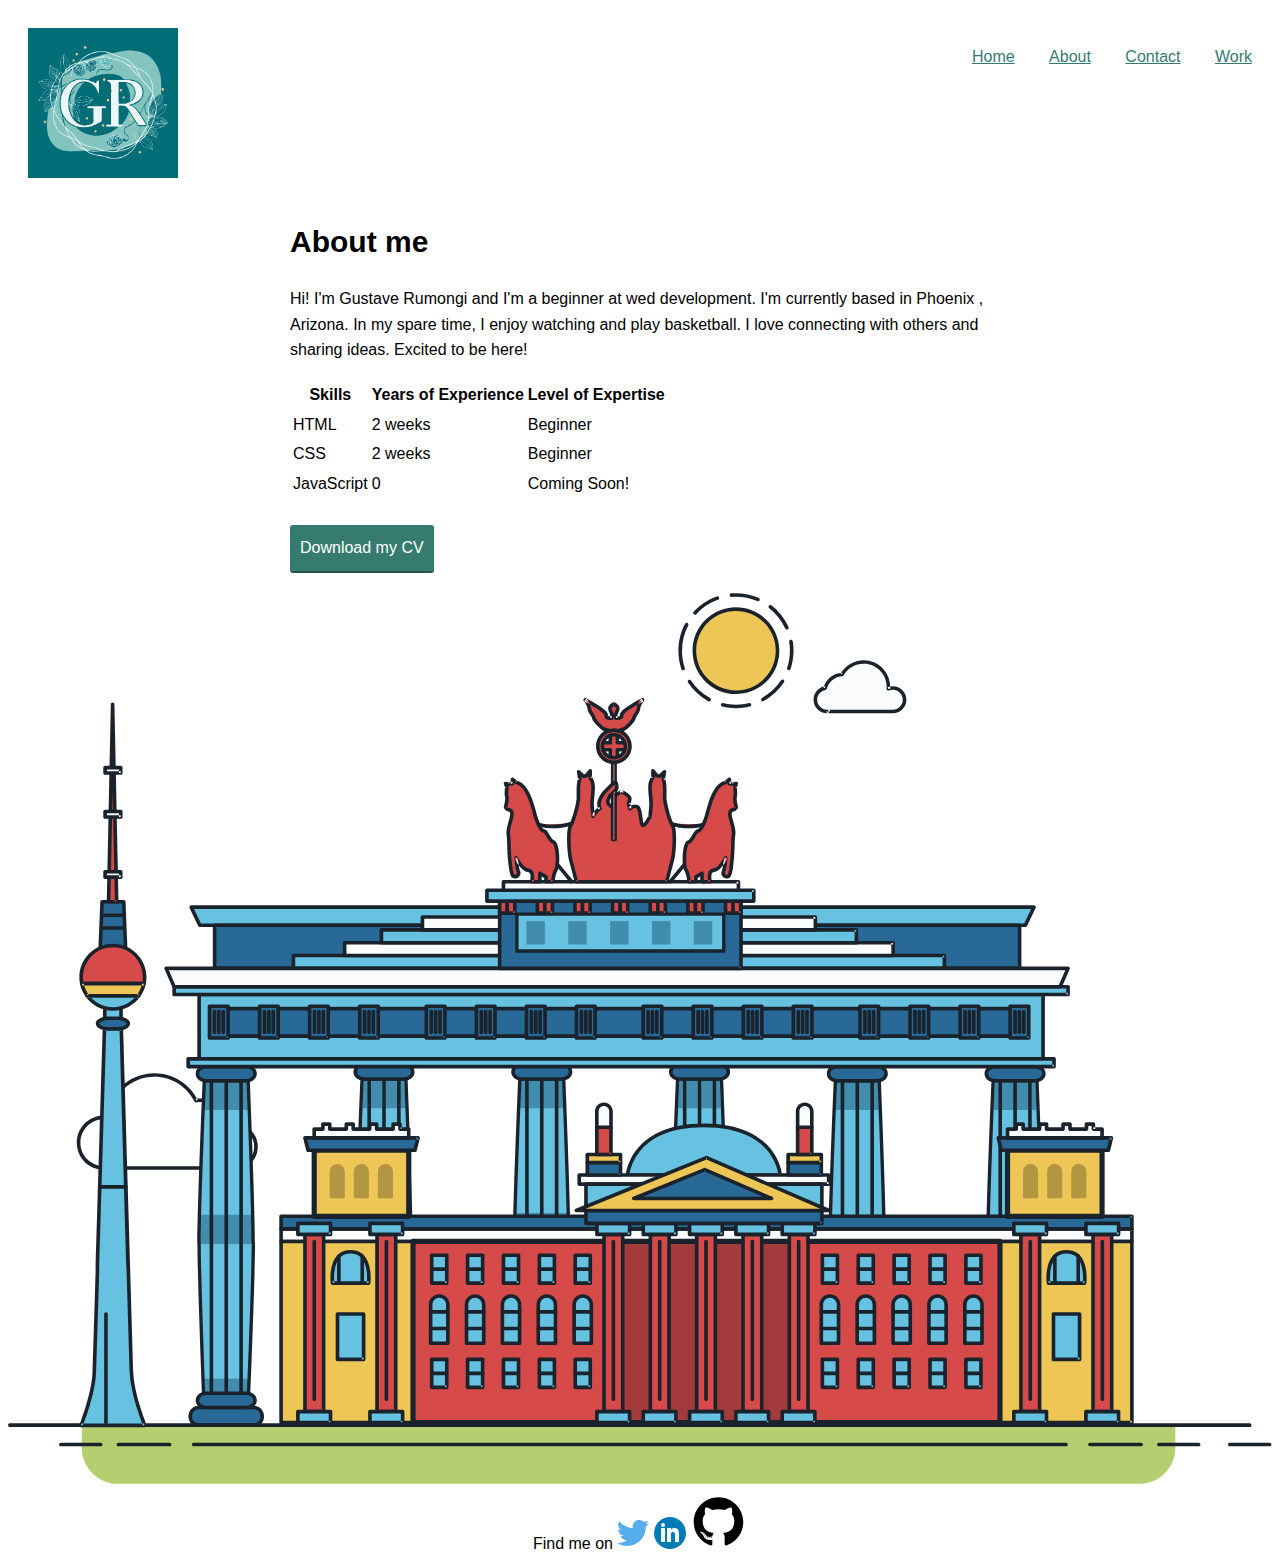
<file: About G.Rumongi.html>
<!DOCTYPE html>
<html lang="en">
<head>
    <meta charset="UTF-8">
    <meta name="viewport" content="width=device-width, initial-scale=1.0">
    <title>About</title>
    <link rel="icon" href="img/favicon.123.ico">
    <link rel="stylesheet" type="text/css" href="CSS/style.production.css">
</head>
<body>
  <header class="page-header">
    <img src="./img/logo-with-gr.png" width="150" length="150" alt="logo-with-gr">
    <nav class="main-navigation page-header__item"> 
        <ul role="menubar" class="navigation-list">
              <li role="presentation">    
                <a href="index.html" role="menuitem" class="navigation-list__item--active">Home</a>          
              </li> 
              <li role="presentation">    
                <a href="about.html" role="menuitem" class="navigation-list__item">About</a>        
              </li> 
              <li role="presentation">    
                <a href="contact.html" role="menuitem" class="navigation-list__item">Contact</a>     
              </li> 
              <li role="presentation">
                <a href="work.html" role="menuitem" class="navigation-list__item">Work</a>
              </li>
        </ul>       
    </nav> 
  </header>

<div class="profile">
    <h1>About me</h1>

    <p>Hi! I'm Gustave Rumongi and I'm a beginner at wed development. I'm currently based in Phoenix , Arizona. In my spare time, I enjoy watching and play basketball. I love connecting with others and sharing ideas. Excited to be here!
    </p>
    <table>
      <thead>
        <tr>
          <th>Skills</th>
          <th>Years of Experience</th>    
          <th>Level of Expertise</th>
        </tr>
      </thead>
      <tbody>
        <tr>
          <td>HTML</td>
          <td>2 weeks</td>
          <td>Beginner</td>
        </tr>
        <tr>
          <td>CSS</td>
          <td>2 weeks</td>
          <td>Beginner</td>
        </tr>
        <tr>
          <td>JavaScript</td>
          <td>0</td>
          <td>Coming Soon!</td>
        </tr>
      </tbody>
    </table>
    <br>
    <a href="files/cv.pdf" class="button" download>Download my CV</a>
</div>
   
<svg id="about-picture" xmlns="http://www.w3.org/2000/svg" class="berlin-illustration" height="auto" viewBox="0 0 700 505" xmlns:xlink="http://www.w3.org/1999/xlink">
  <defs>
      <polygon id="a" points=".06 231.917 .06 .929 688.717 .929 688.717 231.917"></polygon>
  </defs>
  <g fill="none" fill-rule="evenodd">
    <g transform="translate(0 241)" class="cloud-front">
    <path fill="#1A232C" d="M87.602,29 L87.602,28 C87.326,28.001 87.103,28.024 86.927,28.033 L86.979,29.031 L87.947,28.78 C85.741,20.282 78.041,14.002 68.852,14 C67.858,14 66.904,14.096 65.98,14.231 L66.125,15.22 L67.019,14.772 C62.626,6.015 53.567,0.001 43.102,0 C29.041,0.002 17.524,10.848 16.443,24.632 L17.44,24.71 L17.606,23.724 C16.803,23.589 15.969,23.5 15.102,23.5 C6.817,23.501 0.102,30.215 0.102,38.5 C0.102,46.785 6.817,53.499 15.102,53.5 L87.602,53.5 C94.644,53.499 100.351,47.792 100.352,40.75 C100.351,33.708 94.644,28.001 87.602,28 L87.602,30 C90.573,30 93.254,31.202 95.203,33.149 C97.15,35.097 98.351,37.778 98.352,40.75 C98.351,43.722 97.15,46.403 95.203,48.351 C93.254,50.298 90.573,51.5 87.602,51.5 L15.102,51.5 C11.509,51.5 8.265,50.046 5.909,47.692 C3.555,45.337 2.102,42.093 2.102,38.5 C2.102,34.907 3.555,31.663 5.909,29.308 C8.265,26.954 11.509,25.5 15.102,25.5 C15.831,25.5 16.553,25.575 17.273,25.697 C17.551,25.743 17.832,25.672 18.055,25.499 C18.277,25.325 18.414,25.07 18.436,24.789 C19.436,12.04 30.094,1.998 43.102,2 C52.786,1.999 61.163,7.564 65.231,15.669 C65.425,16.055 65.842,16.272 66.27,16.21 C67.132,16.084 67.988,16 68.852,16 C77.108,15.998 84.027,21.647 86.011,29.283 C86.13,29.741 86.557,30.054 87.031,30.03 C87.27,30.017 87.457,29.999 87.602,30 L87.602,29" transform="translate(38 36)"></path>
      </g>
      <path fill="#B5CE6F" d="M646.484,484.382 C646.484,489.501 644.531,494.62 640.627,498.525 C636.722,502.43 631.603,504.382 626.484,504.382 L60.873,504.382 C55.754,504.382 50.636,502.43 46.731,498.525 C42.826,494.62 40.873,489.501 40.873,484.382 L40.873,471.917 L646.484,471.917 L646.484,484.382"></path>
      <polyline fill="#67C2E2" points="334.824 185.029 101.449 185.029 106.209 195.08 563.438 195.08 568.2 185.029 334.824 185.029"></polyline>
      <path fill="#1A232C" d="M334.824,185.029 L334.824,184.029 L101.449,184.029 C101.104,184.029 100.788,184.203 100.604,184.494 C100.42,184.785 100.398,185.146 100.545,185.457 L105.306,195.508 C105.471,195.856 105.824,196.079 106.209,196.079 L563.438,196.079 C563.824,196.079 564.177,195.856 564.342,195.508 L569.104,185.457 C569.251,185.146 569.229,184.785 569.045,184.494 C568.861,184.203 568.544,184.029 568.2,184.029 L334.824,184.029 L334.824,186.029 L566.62,186.029 L562.806,194.08 L106.842,194.08 L103.029,186.029 L334.824,186.029 L334.824,185.029"></path>
      <polygon fill="#296997" points="114.416 218.974 560.222 218.974 560.222 195.08 114.416 195.08"></polygon>
      <path fill="#1A232C" d="M560.222,218.974 L560.222,217.974 L115.416,217.974 L115.416,196.079 L559.222,196.079 L559.222,218.974 L560.222,218.974 L560.222,217.974 L560.222,218.974 L561.222,218.974 L561.222,195.08 C561.222,194.816 561.115,194.559 560.929,194.372 C560.742,194.186 560.485,194.08 560.222,194.08 L114.416,194.08 C114.152,194.08 113.895,194.186 113.708,194.372 C113.522,194.559 113.416,194.816 113.416,195.08 L113.416,218.974 C113.416,219.237 113.522,219.495 113.708,219.681 C113.895,219.867 114.152,219.974 114.416,219.974 L560.222,219.974 C560.485,219.974 560.742,219.867 560.929,219.681 C561.115,219.495 561.222,219.237 561.222,218.974 L560.222,218.974"></path>
      <polygon fill="#67C2E2" points="105.85 269.08 573.225 269.08 573.225 233.398 105.85 233.398"></polygon>
      <path fill="#1A232C" d="M573.225,233.398 L573.225,232.398 L105.85,232.398 C105.587,232.398 105.329,232.505 105.143,232.691 C104.957,232.877 104.85,233.134 104.85,233.398 L104.85,269.08 C104.85,269.344 104.957,269.601 105.143,269.788 C105.329,269.974 105.587,270.08 105.85,270.08 L573.225,270.08 C573.488,270.08 573.745,269.974 573.932,269.788 C574.118,269.601 574.225,269.344 574.225,269.08 L574.225,233.398 C574.225,233.134 574.118,232.877 573.932,232.691 C573.745,232.505 573.488,232.398 573.225,232.398 L573.225,233.398 L572.225,233.398 L572.225,268.08 L106.85,268.08 L106.85,234.398 L573.225,234.398 L573.225,233.398 L572.225,233.398 L573.225,233.398"></path>
      <polygon fill="#296997" points="116.751 256.508 562.557 256.508 562.557 241.243 116.751 241.243"></polygon>
      <path fill="#1A232C" d="M562.557,256.508 L562.557,255.508 L117.75,255.508 L117.75,242.243 L561.557,242.243 L561.557,256.508 L562.557,256.508 L562.557,255.508 L562.557,256.508 L563.557,256.508 L563.557,241.243 C563.557,240.979 563.45,240.722 563.264,240.535 C563.078,240.349 562.82,240.243 562.557,240.243 L116.75,240.243 C116.487,240.243 116.23,240.349 116.043,240.535 C115.857,240.722 115.751,240.979 115.751,241.243 L115.751,256.508 C115.751,256.771 115.857,257.029 116.043,257.215 C116.23,257.401 116.487,257.508 116.751,257.508 L562.557,257.508 C562.82,257.508 563.077,257.401 563.264,257.215 C563.45,257.029 563.557,256.771 563.557,256.508 L562.557,256.508"></path>
      <polygon fill="#67C2E2" points="158.07 218.974 518.563 218.974 518.563 211.858 158.07 211.858"></polygon>
      <path fill="#1A232C" d="M518.563,211.858 L518.563,210.858 L158.07,210.858 C157.807,210.858 157.549,210.964 157.363,211.151 C157.177,211.337 157.07,211.594 157.07,211.858 L157.07,218.974 C157.07,219.237 157.177,219.495 157.363,219.681 C157.549,219.867 157.807,219.974 158.07,219.974 L518.563,219.974 C518.826,219.974 519.083,219.867 519.27,219.681 C519.456,219.495 519.562,219.237 519.562,218.974 L519.562,211.858 C519.562,211.594 519.456,211.337 519.27,211.151 C519.083,210.964 518.826,210.858 518.563,210.858 L518.563,211.858 L517.563,211.858 L517.563,217.974 L159.07,217.974 L159.07,212.858 L518.563,212.858 L518.563,211.858 L517.563,211.858 L518.563,211.858"></path>
      <polygon fill="#FBFDFC" points="186.438 211.858 490.194 211.858 490.194 204.741 186.438 204.741"></polygon>
      <path fill="#1A232C" d="M490.194,204.741 L490.194,203.741 L186.438,203.741 C186.175,203.741 185.917,203.848 185.731,204.034 C185.545,204.221 185.438,204.478 185.438,204.741 L185.438,211.858 C185.438,212.121 185.545,212.379 185.731,212.565 C185.917,212.751 186.175,212.858 186.438,212.858 L490.194,212.858 C490.458,212.858 490.715,212.751 490.902,212.565 C491.088,212.379 491.194,212.121 491.194,211.858 L491.194,204.741 C491.194,204.478 491.088,204.221 490.902,204.034 C490.715,203.848 490.458,203.741 490.194,203.741 L490.194,204.741 L489.194,204.741 L489.194,210.858 L187.438,210.858 L187.438,205.741 L490.194,205.741 L490.194,204.741 L489.194,204.741 L490.194,204.741"></path>
      <polygon fill="#67C2E2" points="206.805 204.741 469.828 204.741 469.828 197.624 206.805 197.624"></polygon>
      <path fill="#1A232C" d="M469.828,197.624 L469.828,196.624 L206.805,196.624 C206.541,196.624 206.284,196.731 206.098,196.917 C205.911,197.103 205.805,197.361 205.805,197.624 L205.805,204.741 C205.805,205.005 205.911,205.262 206.098,205.449 C206.284,205.635 206.541,205.741 206.805,205.741 L469.828,205.741 C470.091,205.741 470.349,205.635 470.535,205.449 C470.722,205.262 470.828,205.005 470.828,204.741 L470.828,197.624 C470.828,197.361 470.722,197.103 470.535,196.917 C470.349,196.731 470.091,196.624 469.828,196.624 L469.828,197.624 L468.828,197.624 L468.828,203.741 L207.805,203.741 L207.805,198.624 L469.828,198.624 L469.828,197.624 L468.828,197.624 L469.828,197.624"></path>
      <polygon fill="#FBFDFC" points="229.521 197.624 447.111 197.624 447.111 190.509 229.521 190.509"></polygon>
      <path fill="#1A232C" d="M447.111,190.509 L447.111,189.509 L229.521,189.509 C229.258,189.509 229,189.616 228.814,189.802 C228.628,189.988 228.521,190.246 228.521,190.509 L228.521,197.624 C228.521,197.888 228.628,198.145 228.814,198.332 C229,198.518 229.258,198.624 229.521,198.624 L447.111,198.624 C447.375,198.624 447.632,198.518 447.818,198.332 C448.005,198.145 448.111,197.888 448.111,197.624 L448.111,190.509 C448.111,190.246 448.005,189.988 447.818,189.802 C447.632,189.616 447.375,189.509 447.111,189.509 L447.111,190.509 L446.111,190.509 L446.111,196.624 L230.521,196.624 L230.521,191.509 L447.111,191.509 L447.111,190.509 L446.111,190.509 L447.111,190.509"></path>
      <path fill="#67C2E2" d="M135.607,355.447 C135.163,337.766 134.264,313.326 133.648,297.387 C133.274,287.721 133.004,281.18 133.004,281.18 L108.722,281.18 C108.722,281.18 108.452,287.721 108.079,297.387 C107.462,313.326 106.563,337.766 106.119,355.447 C105.953,362.059 105.85,367.732 105.85,371.653 L105.85,371.654 C105.85,386.117 107.243,424.332 108.089,446.189 C108.457,455.706 108.722,462.126 108.722,462.126 L133.004,462.126 C133.004,462.126 133.269,455.706 133.637,446.189 C134.482,424.332 135.876,386.117 135.876,371.654 L135.876,371.653 C135.876,367.732 135.773,362.059 135.607,355.447"></path>
      <path fill="#428DAE" d="M133.648 297.387L108.079 297.387C108.452 287.721 108.722 281.18 108.722 281.18L133.004 281.18C133.004 281.18 133.274 287.721 133.648 297.387M135.876 371.654L105.85 371.654 105.85 371.653C105.85 367.732 105.953 362.059 106.119 355.447L135.607 355.447C135.773 362.059 135.876 367.732 135.876 371.653L135.876 371.654M133.004 462.126L108.722 462.126C108.722 462.126 108.457 455.706 108.089 446.189L133.637 446.189C133.269 455.706 133.004 462.126 133.004 462.126"></path>
      <path fill="#1A232C" d="M109.612,461.199 L132.114,461.199 C132.447,453.007 134.949,390.886 134.949,371.653 C134.949,352.42 132.447,290.299 132.114,282.108 L109.612,282.108 C109.279,290.299 106.778,352.42 106.778,371.653 C106.778,390.886 109.279,453.007 109.612,461.199 Z M133.895,463.054 L107.832,463.054 L107.794,462.164 C107.766,461.466 104.922,392.193 104.922,371.653 C104.922,351.114 107.766,281.839 107.794,281.142 L107.832,280.252 L133.895,280.252 L133.931,281.142 C133.96,281.839 136.804,351.114 136.804,371.653 C136.804,392.193 133.96,461.466 133.931,462.164 L133.895,463.054 L133.895,463.054 Z"></path>
      <path fill="#1A232C" d="M111.638 281.18L111.638 462.126C111.638 462.679 112.086 463.126 112.638 463.126 113.19 463.126 113.638 462.679 113.638 462.126L113.638 281.18C113.638 280.628 113.19 280.18 112.638 280.18 112.086 280.18 111.638 280.628 111.638 281.18M119.863 281.18L119.863 462.126C119.863 462.679 120.311 463.126 120.863 463.126 121.416 463.126 121.863 462.679 121.863 462.126L121.863 281.18C121.863 280.628 121.416 280.18 120.863 280.18 120.311 280.18 119.863 280.628 119.863 281.18M128.088 281.18L128.088 462.126C128.088 462.679 128.536 463.126 129.088 463.126 129.64 463.126 130.088 462.679 130.088 462.126L130.088 281.18C130.088 280.628 129.64 280.18 129.088 280.18 128.536 280.18 128.088 280.628 128.088 281.18"></path>
      <path fill="#296997" d="M136.79,277.265 C136.79,279.418 134.675,281.18 132.09,281.18 L109.636,281.18 C107.051,281.18 104.936,279.418 104.936,277.265 C104.936,275.111 107.051,273.349 109.636,273.349 L132.09,273.349 C134.675,273.349 136.79,275.111 136.79,277.265"></path>
      <path fill="#1A232C" d="M136.79,277.265 L135.79,277.265 C135.789,278.005 135.433,278.704 134.769,279.262 C134.109,279.814 133.155,280.181 132.09,280.18 L109.636,280.18 C108.571,280.181 107.617,279.814 106.956,279.262 C106.293,278.704 105.936,278.005 105.936,277.265 C105.936,276.524 106.293,275.825 106.957,275.267 C107.617,274.715 108.571,274.348 109.636,274.349 L132.09,274.349 C133.155,274.348 134.109,274.716 134.769,275.267 C135.433,275.825 135.789,276.524 135.79,277.265 L137.79,277.265 C137.791,275.851 137.09,274.593 136.049,273.731 C135.006,272.863 133.61,272.35 132.09,272.349 L109.636,272.349 C108.116,272.35 106.72,272.863 105.676,273.731 C104.636,274.593 103.935,275.851 103.936,277.265 C103.935,278.678 104.636,279.937 105.677,280.798 C106.72,281.666 108.116,282.179 109.636,282.18 L132.09,282.18 C133.61,282.179 135.006,281.666 136.049,280.798 C137.09,279.937 137.791,278.678 137.79,277.265 L136.79,277.265"></path>
      <path fill="#296997" d="M140.775,467.217 C140.775,469.803 138.661,471.917 136.076,471.917 L105.65,471.917 C103.065,471.917 100.951,469.803 100.951,467.217 L100.951,466.825 C100.951,464.241 103.065,462.126 105.65,462.126 L136.076,462.126 C138.661,462.126 140.775,464.241 140.775,466.825 L140.775,467.217"></path>
      <path fill="#1A232C" d="M140.775,467.217 L139.775,467.217 C139.775,468.235 139.361,469.155 138.688,469.83 C138.013,470.503 137.093,470.917 136.076,470.917 L105.65,470.917 C104.633,470.917 103.713,470.504 103.038,469.83 C102.365,469.155 101.951,468.235 101.951,467.217 L101.951,466.825 C101.951,465.808 102.365,464.889 103.038,464.214 C103.713,463.54 104.633,463.127 105.65,463.126 L136.076,463.126 C137.093,463.127 138.013,463.54 138.688,464.214 C139.362,464.889 139.775,465.808 139.775,466.825 L139.775,467.217 L141.775,467.217 L141.775,466.825 C141.772,463.684 139.217,461.13 136.076,461.126 L105.65,461.126 C102.509,461.13 99.955,463.684 99.951,466.825 L99.951,467.217 C99.954,470.36 102.509,472.914 105.65,472.917 L136.076,472.917 C139.217,472.914 141.772,470.36 141.775,467.217 L140.775,467.217"></path>
      <path fill="#296997" d="M136.79,458.208 C136.79,460.363 134.675,462.126 132.09,462.126 L109.636,462.126 C107.051,462.126 104.936,460.363 104.936,458.208 C104.936,456.057 107.051,454.292 109.636,454.292 L132.09,454.292 C134.675,454.292 136.79,456.057 136.79,458.208"></path>
      <path fill="#1A232C" d="M136.79,458.208 L135.79,458.208 C135.789,458.949 135.432,459.649 134.769,460.207 C134.108,460.76 133.154,461.128 132.09,461.126 L109.636,461.126 C108.572,461.128 107.617,460.76 106.957,460.207 C106.293,459.649 105.936,458.949 105.936,458.208 C105.936,457.47 106.293,456.77 106.957,456.212 C107.617,455.659 108.572,455.291 109.636,455.292 L132.09,455.292 C133.154,455.291 134.108,455.659 134.769,456.212 C135.433,456.77 135.789,457.47 135.79,458.208 L137.79,458.208 C137.791,456.796 137.09,455.538 136.05,454.675 C135.006,453.808 133.61,453.294 132.09,453.292 L109.636,453.292 C108.115,453.294 106.719,453.808 105.676,454.675 C104.636,455.538 103.935,456.796 103.936,458.208 C103.935,459.622 104.636,460.881 105.676,461.743 C106.72,462.611 108.116,463.125 109.636,463.126 L132.09,463.126 C133.61,463.125 135.006,462.611 136.05,461.743 C137.09,460.881 137.791,459.622 137.79,458.208 L136.79,458.208"></path>
      <path fill="#67C2E2" d="M572.471,355.447 C572.025,337.766 571.126,313.326 570.51,297.387 C570.137,287.721 569.867,281.18 569.867,281.18 L545.585,281.18 C545.585,281.18 545.315,287.721 544.942,297.387 C544.326,313.326 543.427,337.766 542.981,355.447 C542.815,362.059 542.713,367.732 542.713,371.653 L542.713,371.654 C542.713,386.117 544.107,424.332 544.952,446.189 C545.32,455.706 545.585,462.126 545.585,462.126 L569.867,462.126 C569.867,462.126 570.132,455.706 570.499,446.189 C571.346,424.332 572.739,386.117 572.739,371.654 L572.739,371.653 C572.739,367.732 572.637,362.059 572.471,355.447"></path>
      <path fill="#428DAE" d="M569.582 297.387L566.951 297.387 566.951 282.108 568.977 282.108C569.063 284.206 569.29 289.841 569.582 297.387M564.951 297.387L545.871 297.387C546.162 289.841 546.39 284.206 546.476 282.108L564.951 282.108 564.951 297.387M571.8 369.187L566.951 369.187 566.951 356.265 571.562 356.265C571.685 361.272 571.771 365.701 571.8 369.187M564.951 369.187L543.653 369.187C543.684 365.512 543.777 360.79 543.912 355.447L553.551 355.447 553.551 356.265 564.951 356.265 564.951 369.187"></path>
      <path fill="#1A232C" d="M546.476,461.199 L568.977,461.199 C569.31,453.007 571.812,390.886 571.812,371.653 C571.812,352.42 569.31,290.299 568.977,282.108 L546.476,282.108 C546.142,290.299 543.642,352.42 543.642,371.653 C543.642,390.886 546.142,453.007 546.476,461.199 M570.758,463.054 L544.694,463.054 L544.658,462.164 C544.629,461.466 541.785,392.193 541.785,371.653 C541.785,351.114 544.629,281.839 544.658,281.142 L544.694,280.252 L570.758,280.252 L570.795,281.142 C570.823,281.839 573.667,351.114 573.667,371.653 C573.667,392.193 570.823,461.466 570.795,462.164 L570.758,463.054"></path>
      <path fill="#1A232C" d="M548.501 281.18L548.501 462.126C548.501 462.679 548.949 463.126 549.501 463.126 550.053 463.126 550.501 462.679 550.501 462.126L550.501 281.18C550.501 280.628 550.053 280.18 549.501 280.18 548.949 280.18 548.501 280.628 548.501 281.18M556.727 281.18L556.727 462.126C556.727 462.679 557.174 463.126 557.727 463.126 558.279 463.126 558.727 462.679 558.727 462.126L558.727 281.18C558.727 280.628 558.279 280.18 557.727 280.18 557.174 280.18 556.727 280.628 556.727 281.18M564.951 281.18L564.951 462.126C564.951 462.679 565.399 463.126 565.951 463.126 566.503 463.126 566.951 462.679 566.951 462.126L566.951 281.18C566.951 280.628 566.503 280.18 565.951 280.18 565.399 280.18 564.951 280.628 564.951 281.18"></path>
      <path fill="#296997" d="M573.653,277.265 C573.653,279.418 571.537,281.18 568.953,281.18 L546.499,281.18 C543.915,281.18 541.799,279.418 541.799,277.265 C541.799,275.111 543.915,273.349 546.499,273.349 L568.953,273.349 C571.537,273.349 573.653,275.111 573.653,277.265"></path>
      <path fill="#1A232C" d="M573.653,277.265 L572.653,277.265 C572.653,278.005 572.296,278.704 571.632,279.262 C570.972,279.814 570.017,280.181 568.953,280.18 L546.499,280.18 C545.435,280.181 544.48,279.814 543.82,279.262 C543.156,278.704 542.8,278.005 542.799,277.265 C542.8,276.525 543.156,275.825 543.82,275.267 C544.481,274.715 545.435,274.348 546.499,274.349 L568.953,274.349 C570.017,274.348 570.972,274.715 571.632,275.267 C572.296,275.825 572.653,276.525 572.653,277.265 L574.653,277.265 C574.654,275.851 573.953,274.593 572.912,273.731 C571.869,272.863 570.473,272.35 568.953,272.349 L546.499,272.349 C544.979,272.35 543.583,272.863 542.54,273.731 C541.499,274.593 540.798,275.851 540.799,277.265 C540.798,278.679 541.499,279.937 542.54,280.798 C543.583,281.666 544.979,282.179 546.499,282.18 L568.953,282.18 C570.473,282.179 571.869,281.666 572.912,280.798 C573.953,279.937 574.654,278.679 574.653,277.265 L573.653,277.265"></path>
      <path fill="#296997" d="M577.639,467.217 C577.639,469.803 575.524,471.917 572.938,471.917 L542.514,471.917 C539.929,471.917 537.813,469.803 537.813,467.217 L537.813,466.825 C537.813,464.241 539.929,462.126 542.514,462.126 L572.938,462.126 C575.524,462.126 577.639,464.241 577.639,466.825 L577.639,467.217"></path>
      <path fill="#1A232C" d="M577.639,467.217 L576.639,467.217 C576.638,468.235 576.225,469.155 575.551,469.83 C574.876,470.503 573.956,470.917 572.938,470.917 L542.514,470.917 C541.497,470.917 540.576,470.503 539.901,469.83 C539.227,469.155 538.814,468.234 538.813,467.217 L538.813,466.825 C538.814,465.808 539.227,464.889 539.901,464.214 C540.576,463.54 541.497,463.127 542.514,463.126 L572.938,463.126 C573.956,463.127 574.876,463.54 575.551,464.214 C576.225,464.888 576.638,465.808 576.639,466.825 L576.639,467.217 L578.639,467.217 L578.639,466.825 C578.635,463.684 576.081,461.13 572.938,461.126 L542.514,461.126 C539.372,461.13 536.817,463.684 536.813,466.825 L536.813,467.217 C536.817,470.36 539.372,472.914 542.514,472.917 L572.938,472.917 C576.081,472.914 578.635,470.359 578.639,467.217 L577.639,467.217"></path>
      <path fill="#296997" d="M573.653,458.208 C573.653,460.363 571.537,462.126 568.953,462.126 L546.499,462.126 C543.915,462.126 541.799,460.363 541.799,458.208 C541.799,456.057 543.915,454.292 546.499,454.292 L568.953,454.292 C571.537,454.292 573.653,456.057 573.653,458.208"></path>
      <path fill="#1A232C" d="M573.653,458.208 L572.653,458.208 C572.653,458.949 572.296,459.649 571.632,460.207 C570.971,460.76 570.017,461.128 568.953,461.126 L546.499,461.126 C545.435,461.128 544.481,460.76 543.82,460.207 C543.157,459.649 542.799,458.949 542.799,458.208 C542.799,457.47 543.156,456.77 543.82,456.212 C544.481,455.659 545.435,455.291 546.499,455.292 L568.953,455.292 C570.017,455.291 570.971,455.659 571.632,456.212 C572.296,456.77 572.653,457.47 572.653,458.208 L574.653,458.208 C574.654,456.796 573.953,455.538 572.912,454.675 C571.869,453.808 570.473,453.294 568.953,453.292 L546.499,453.292 C544.979,453.294 543.583,453.808 542.54,454.675 C541.499,455.538 540.798,456.796 540.799,458.208 C540.798,459.622 541.499,460.881 542.54,461.743 C543.583,462.611 544.979,463.125 546.499,463.126 L568.953,463.126 C570.473,463.125 571.869,462.611 572.912,461.743 C573.953,460.881 574.654,459.622 574.653,458.208 L573.653,458.208"></path>
      <path fill="#67C2E2" d="M485.098,355.447 C484.654,337.766 483.753,313.326 483.137,297.387 C482.764,287.721 482.494,281.18 482.494,281.18 L458.213,281.18 C458.213,281.18 457.942,287.721 457.569,297.387 C456.953,313.326 456.055,337.766 455.608,355.447 C455.443,362.059 455.34,367.732 455.34,371.653 L455.34,371.654 C455.34,386.117 456.733,424.332 457.58,446.189 C457.948,455.706 458.213,462.126 458.213,462.126 L482.494,462.126 C482.494,462.126 482.759,455.706 483.126,446.189 C483.973,424.332 485.366,386.117 485.366,371.654 L485.366,371.653 C485.366,367.732 485.265,362.059 485.098,355.447"></path>
      <path fill="#428DAE" d="M483.137 297.387L457.569 297.387C457.942 287.721 458.213 281.18 458.213 281.18L482.494 281.18C482.494 281.18 482.764 287.721 483.137 297.387M485.355 369.187L455.351 369.187C455.382 365.502 455.475 360.78 455.608 355.447L485.098 355.447C485.232 360.78 485.325 365.502 485.355 369.187"></path>
      <path fill="#1A232C" d="M459.103,461.199 L481.605,461.199 C481.938,453.007 484.439,390.886 484.439,371.653 C484.439,352.42 481.938,290.299 481.605,282.108 L459.103,282.108 C458.769,290.299 456.268,352.42 456.268,371.653 C456.268,390.886 458.769,453.007 459.103,461.199 Z M483.386,463.054 L457.321,463.054 L457.285,462.164 C457.256,461.466 454.412,392.193 454.412,371.653 C454.412,351.114 457.256,281.839 457.285,281.142 L457.321,280.252 L483.386,280.252 L483.422,281.142 C483.45,281.839 486.294,351.114 486.294,371.653 C486.294,392.193 483.45,461.466 483.422,462.164 L483.386,463.054 L483.386,463.054 Z"></path>
      <path fill="#1A232C" d="M461.128 281.18L461.128 462.126C461.128 462.679 461.576 463.126 462.128 463.126 462.68 463.126 463.128 462.679 463.128 462.126L463.128 281.18C463.128 280.628 462.68 280.18 462.128 280.18 461.576 280.18 461.128 280.628 461.128 281.18M469.354 281.18L469.354 462.126C469.354 462.679 469.801 463.126 470.354 463.126 470.906 463.126 471.354 462.679 471.354 462.126L471.354 281.18C471.354 280.628 470.906 280.18 470.354 280.18 469.801 280.18 469.354 280.628 469.354 281.18M477.578 281.18L477.578 462.126C477.578 462.679 478.026 463.126 478.578 463.126 479.13 463.126 479.578 462.679 479.578 462.126L479.578 281.18C479.578 280.628 479.13 280.18 478.578 280.18 478.026 280.18 477.578 280.628 477.578 281.18"></path>
      <path fill="#296997" d="M486.281,277.265 C486.281,279.418 484.164,281.18 481.58,281.18 L459.126,281.18 C456.542,281.18 454.426,279.418 454.426,277.265 C454.426,275.111 456.542,273.349 459.126,273.349 L481.58,273.349 C484.164,273.349 486.281,275.111 486.281,277.265"></path>
      <path fill="#1A232C" d="M486.281,277.265 L485.281,277.265 C485.281,278.005 484.924,278.704 484.26,279.262 C483.599,279.814 482.644,280.181 481.58,280.18 L459.126,280.18 C458.062,280.181 457.107,279.814 456.447,279.262 C455.783,278.704 455.427,278.005 455.426,277.265 C455.427,276.525 455.783,275.825 456.447,275.267 C457.108,274.715 458.062,274.348 459.126,274.349 L481.58,274.349 C482.644,274.348 483.599,274.716 484.26,275.268 C484.924,275.825 485.281,276.525 485.281,277.265 L487.281,277.265 C487.282,275.851 486.58,274.593 485.54,273.731 C484.496,272.863 483.1,272.35 481.58,272.349 L459.126,272.349 C457.606,272.35 456.21,272.863 455.167,273.731 C454.126,274.593 453.425,275.851 453.426,277.265 C453.425,278.679 454.126,279.937 455.167,280.798 C456.21,281.666 457.606,282.179 459.126,282.18 L481.58,282.18 C483.1,282.179 484.496,281.666 485.54,280.799 C486.58,279.937 487.282,278.679 487.281,277.265 L486.281,277.265"></path>
      <path fill="#296997" d="M490.266,467.217 C490.266,469.803 488.151,471.917 485.565,471.917 L455.141,471.917 C452.556,471.917 450.44,469.803 450.44,467.217 L450.44,466.825 C450.44,464.241 452.556,462.126 455.141,462.126 L485.565,462.126 C488.151,462.126 490.266,464.241 490.266,466.825 L490.266,467.217"></path>
      <path fill="#1A232C" d="M490.266,467.217 L489.266,467.217 C489.265,468.235 488.852,469.155 488.178,469.83 C487.503,470.503 486.583,470.917 485.565,470.917 L455.141,470.917 C454.124,470.917 453.203,470.503 452.528,469.83 C451.854,469.155 451.441,468.234 451.44,467.217 L451.44,466.825 C451.441,465.808 451.854,464.889 452.528,464.214 C453.203,463.54 454.124,463.127 455.141,463.126 L485.565,463.126 C486.583,463.127 487.503,463.54 488.178,464.214 C488.852,464.888 489.265,465.808 489.266,466.825 L489.266,467.217 L491.266,467.217 L491.266,466.825 C491.262,463.684 488.708,461.13 485.565,461.126 L455.141,461.126 C451.999,461.13 449.444,463.684 449.44,466.825 L449.44,467.217 C449.444,470.36 451.999,472.914 455.141,472.917 L485.565,472.917 C488.708,472.914 491.262,470.359 491.266,467.217 L490.266,467.217"></path>
      <path fill="#296997" d="M486.281,458.208 C486.281,460.363 484.164,462.126 481.58,462.126 L459.126,462.126 C456.542,462.126 454.426,460.363 454.426,458.208 C454.426,456.057 456.542,454.292 459.126,454.292 L481.58,454.292 C484.164,454.292 486.281,456.057 486.281,458.208"></path>
      <path fill="#1A232C" d="M486.281,458.208 L485.281,458.208 C485.281,458.949 484.923,459.649 484.26,460.207 C483.599,460.76 482.644,461.128 481.58,461.126 L459.126,461.126 C458.062,461.128 457.108,460.76 456.447,460.207 C455.784,459.649 455.427,458.949 455.426,458.208 C455.426,457.47 455.783,456.77 456.447,456.212 C457.108,455.659 458.062,455.291 459.126,455.292 L481.58,455.292 C482.644,455.291 483.598,455.659 484.26,456.212 C484.924,456.77 485.281,457.47 485.281,458.208 L487.281,458.208 C487.282,456.795 486.58,455.538 485.54,454.675 C484.496,453.808 483.1,453.294 481.58,453.292 L459.126,453.292 C457.606,453.294 456.21,453.808 455.167,454.675 C454.126,455.538 453.425,456.796 453.426,458.208 C453.425,459.622 454.126,460.881 455.167,461.743 C456.21,462.611 457.606,463.125 459.126,463.126 L481.58,463.126 C483.1,463.125 484.496,462.611 485.54,461.743 C486.581,460.881 487.282,459.622 487.281,458.208 L486.281,458.208"></path>
      <path fill="#67C2E2" d="M397.726,354.466 C397.28,336.787 396.381,312.346 395.765,296.407 C395.392,286.742 395.122,280.2 395.122,280.2 L370.84,280.2 C370.84,280.2 370.57,286.742 370.197,296.407 C369.581,312.346 368.682,336.787 368.236,354.466 C368.07,361.078 367.968,366.751 367.968,370.672 L367.968,370.673 C367.968,385.136 369.361,423.352 370.207,445.208 C370.575,454.726 370.84,461.146 370.84,461.146 L395.122,461.146 C395.122,461.146 395.386,454.726 395.754,445.208 C396.601,423.352 397.994,385.136 397.994,370.673 L397.994,370.672 C397.994,366.751 397.892,361.078 397.726,354.466"></path>
      <path fill="#428DAE" d="M394.837 296.407L392.206 296.407 392.206 281.127 394.233 281.127C394.318 283.225 394.545 288.861 394.837 296.407L394.837 296.407zM383.981 296.407L390.206 296.407 390.206 281.127 383.981 281.127 383.981 296.407zM375.756 296.407L381.98 296.407 381.98 281.127 375.756 281.127 375.756 296.407zM373.756 296.407L371.126 296.407C371.417 288.861 371.645 283.225 371.73 281.127L373.756 281.127 373.756 296.407 373.756 296.407zM397.062 369.187L392.206 369.187 392.206 354.466 396.796 354.466C396.943 360.298 397.041 365.389 397.062 369.187L397.062 369.187zM383.981 369.187L390.206 369.187 390.206 354.466 383.981 354.466 383.981 369.187zM375.756 369.187L381.98 369.187 381.98 354.466 375.756 354.466 375.756 369.187zM373.756 369.187L368.9 369.187C368.921 365.389 369.019 360.298 369.166 354.466L373.756 354.466 373.756 369.187 373.756 369.187z"></path>
      <path fill="#1A232C" d="M371.73,460.218 L394.233,460.218 C394.565,452.027 397.066,389.906 397.066,370.672 C397.066,351.44 394.565,289.319 394.233,281.127 L371.73,281.127 C371.397,289.319 368.895,351.44 368.895,370.672 C368.895,389.906 371.397,452.027 371.73,460.218 M396.013,462.074 L369.949,462.074 L369.912,461.184 C369.884,460.486 367.04,391.212 367.04,370.672 C367.04,350.133 369.884,280.859 369.912,280.162 L369.949,279.272 L396.013,279.272 L396.05,280.162 C396.078,280.859 398.922,350.133 398.922,370.672 C398.922,391.212 396.078,460.486 396.05,461.184 L396.013,462.074"></path>
      <path fill="#1A232C" d="M373.756 280.2L373.756 461.146C373.756 461.698 374.203 462.146 374.756 462.146 375.308 462.146 375.756 461.698 375.756 461.146L375.756 280.2C375.756 279.647 375.308 279.2 374.756 279.2 374.203 279.2 373.756 279.647 373.756 280.2M381.98 280.2L381.98 461.146C381.98 461.698 382.428 462.146 382.98 462.146 383.533 462.146 383.981 461.698 383.981 461.146L383.981 280.2C383.981 279.647 383.533 279.2 382.98 279.2 382.428 279.2 381.98 279.647 381.98 280.2M390.206 280.2L390.206 461.146C390.206 461.698 390.654 462.146 391.206 462.146 391.758 462.146 392.206 461.698 392.206 461.146L392.206 280.2C392.206 279.647 391.758 279.2 391.206 279.2 390.654 279.2 390.206 279.647 390.206 280.2"></path>
      <path fill="#296997" d="M398.908,276.285 C398.908,278.439 396.792,280.2 394.208,280.2 L371.754,280.2 C369.17,280.2 367.053,278.439 367.053,276.285 C367.053,274.13 369.17,272.369 371.754,272.369 L394.208,272.369 C396.792,272.369 398.908,274.13 398.908,276.285"></path>
      <path fill="#1A232C" d="M398.908,276.285 L397.908,276.285 C397.907,277.025 397.551,277.724 396.887,278.281 C396.227,278.833 395.272,279.201 394.208,279.2 L371.754,279.2 C370.69,279.201 369.735,278.833 369.074,278.281 C368.41,277.724 368.053,277.025 368.053,276.285 C368.053,275.544 368.41,274.845 369.074,274.287 C369.735,273.735 370.69,273.367 371.754,273.369 L394.208,273.369 C395.272,273.367 396.227,273.735 396.887,274.287 C397.551,274.844 397.907,275.544 397.908,276.285 L399.908,276.285 C399.909,274.871 399.208,273.612 398.167,272.75 C397.124,271.883 395.728,271.37 394.208,271.369 L371.754,271.369 C370.234,271.37 368.838,271.883 367.794,272.75 C366.754,273.612 366.052,274.871 366.053,276.285 C366.052,277.699 366.754,278.957 367.795,279.818 C368.838,280.686 370.234,281.198 371.754,281.2 L394.208,281.2 C395.728,281.198 397.123,280.686 398.167,279.818 C399.208,278.957 399.909,277.698 399.908,276.285 L398.908,276.285"></path>
      <path fill="#296997" d="M402.894,466.237 C402.894,468.823 400.779,470.937 398.193,470.937 L367.768,470.937 C365.183,470.937 363.068,468.823 363.068,466.237 L363.068,465.844 C363.068,463.26 365.183,461.146 367.768,461.146 L398.193,461.146 C400.779,461.146 402.894,463.26 402.894,465.844 L402.894,466.237"></path>
      <path fill="#1A232C" d="M402.894,466.237 L401.894,466.237 C401.893,467.254 401.48,468.174 400.806,468.849 C400.131,469.523 399.211,469.937 398.193,469.937 L367.768,469.937 C366.751,469.937 365.831,469.523 365.156,468.849 C364.482,468.174 364.069,467.254 364.068,466.237 L364.068,465.844 C364.069,464.828 364.482,463.908 365.156,463.233 C365.831,462.56 366.751,462.146 367.768,462.146 L398.193,462.146 C399.211,462.146 400.131,462.56 400.806,463.233 C401.48,463.908 401.893,464.828 401.894,465.844 L401.894,466.237 L403.894,466.237 L403.894,465.844 C403.89,462.703 401.336,460.15 398.193,460.146 L367.768,460.146 C364.626,460.15 362.072,462.703 362.068,465.844 L362.068,466.237 C362.072,469.379 364.626,471.933 367.768,471.937 L398.193,471.937 C401.336,471.933 403.89,469.379 403.894,466.237 L402.894,466.237"></path>
      <path fill="#296997" d="M398.908,457.228 C398.908,459.382 396.792,461.146 394.208,461.146 L371.754,461.146 C369.17,461.146 367.053,459.382 367.053,457.228 C367.053,455.077 369.17,453.312 371.754,453.312 L394.208,453.312 C396.792,453.312 398.908,455.077 398.908,457.228"></path>
      <path fill="#1A232C" d="M398.908,457.228 L397.908,457.228 C397.908,457.968 397.55,458.669 396.887,459.226 C396.226,459.779 395.272,460.147 394.208,460.146 L371.754,460.146 C370.69,460.147 369.736,459.779 369.074,459.226 C368.411,458.668 368.053,457.968 368.053,457.228 C368.053,456.489 368.41,455.789 369.074,455.231 C369.736,454.679 370.69,454.311 371.754,454.312 L394.208,454.312 C395.272,454.311 396.226,454.679 396.887,455.231 C397.551,455.789 397.908,456.489 397.908,457.228 L399.908,457.228 C399.909,455.815 399.208,454.557 398.167,453.695 C397.124,452.827 395.728,452.313 394.208,452.312 L371.754,452.312 C370.234,452.313 368.838,452.827 367.794,453.695 C366.754,454.557 366.052,455.815 366.053,457.228 C366.052,458.642 366.753,459.901 367.794,460.763 C368.838,461.631 370.234,462.145 371.754,462.146 L394.208,462.146 C395.728,462.145 397.124,461.631 398.167,460.763 C399.208,459.9 399.909,458.642 399.908,457.228 L398.908,457.228"></path>
      <path fill="#67C2E2" d="M310.353,354.466 C309.908,336.787 309.009,312.346 308.393,296.407 C308.019,286.742 307.75,280.2 307.75,280.2 L283.467,280.2 C283.467,280.2 283.198,286.742 282.824,296.407 C282.208,312.346 281.309,336.787 280.864,354.466 C280.698,361.078 280.596,366.751 280.596,370.672 L280.596,370.673 C280.596,385.136 281.989,423.352 282.834,445.208 C283.202,454.726 283.467,461.146 283.467,461.146 L307.75,461.146 C307.75,461.146 308.014,454.726 308.382,445.208 C309.228,423.352 310.622,385.136 310.622,370.673 L310.622,370.672 C310.622,366.751 310.518,361.078 310.353,354.466"></path>
      <path fill="#428DAE" d="M308.393 296.407L282.824 296.407C283.198 286.742 283.467 280.2 283.467 280.2L307.75 280.2C307.75 280.2 308.019 286.742 308.393 296.407M310.617 369.187L280.6 369.187C280.621 365.377 280.718 360.285 280.864 354.466L310.353 354.466C310.498 360.285 310.596 365.377 310.617 369.187"></path>
      <path fill="#1A232C" d="M284.357,460.218 L306.86,460.218 C307.193,452.027 309.694,389.906 309.694,370.672 C309.694,351.44 307.193,289.319 306.86,281.127 L284.357,281.127 C284.024,289.319 281.523,351.44 281.523,370.672 C281.523,389.906 284.024,452.027 284.357,460.218 Z M308.639,462.074 L282.576,462.074 L282.54,461.184 C282.511,460.486 279.668,391.212 279.668,370.672 C279.668,350.133 282.511,280.859 282.54,280.162 L282.576,279.272 L308.639,279.272 L308.677,280.162 C308.706,280.859 311.549,350.133 311.549,370.672 C311.549,391.212 308.706,460.486 308.677,461.184 L308.639,462.074 L308.639,462.074 Z"></path>
      <path fill="#1A232C" d="M286.383 280.2L286.383 461.146C286.383 461.698 286.831 462.146 287.383 462.146 287.936 462.146 288.383 461.698 288.383 461.146L288.383 280.2C288.383 279.647 287.936 279.2 287.383 279.2 286.831 279.2 286.383 279.647 286.383 280.2M294.608 280.2L294.608 461.146C294.608 461.698 295.056 462.146 295.608 462.146 296.161 462.146 296.608 461.698 296.608 461.146L296.608 280.2C296.608 279.647 296.161 279.2 295.608 279.2 295.056 279.2 294.608 279.647 294.608 280.2M302.834 280.2L302.834 461.146C302.834 461.698 303.281 462.146 303.834 462.146 304.386 462.146 304.834 461.698 304.834 461.146L304.834 280.2C304.834 279.647 304.386 279.2 303.834 279.2 303.281 279.2 302.834 279.647 302.834 280.2"></path>
      <path fill="#296997" d="M311.535,276.285 C311.535,278.439 309.42,280.2 306.836,280.2 L284.381,280.2 C281.797,280.2 279.681,278.439 279.681,276.285 C279.681,274.13 281.797,272.369 284.381,272.369 L306.836,272.369 C309.42,272.369 311.535,274.13 311.535,276.285"></path>
      <path fill="#1A232C" d="M311.535,276.285 L310.535,276.285 C310.534,277.025 310.177,277.724 309.514,278.282 C308.854,278.833 307.901,279.201 306.836,279.2 L284.381,279.2 C283.316,279.201 282.362,278.833 281.702,278.281 C281.038,277.724 280.681,277.025 280.681,276.285 C280.681,275.544 281.038,274.844 281.702,274.287 C282.362,273.735 283.317,273.367 284.381,273.369 L306.836,273.369 C307.9,273.367 308.854,273.735 309.514,274.287 C310.177,274.844 310.534,275.544 310.535,276.285 L312.535,276.285 C312.535,274.871 311.835,273.613 310.795,272.75 C309.751,271.883 308.356,271.37 306.836,271.369 L284.381,271.369 C282.861,271.37 281.465,271.883 280.422,272.75 C279.381,273.612 278.68,274.871 278.681,276.285 C278.68,277.698 279.381,278.957 280.422,279.818 C281.465,280.686 282.861,281.198 284.381,281.2 L306.836,281.2 C308.356,281.198 309.751,280.685 310.794,279.818 C311.835,278.956 312.535,277.698 312.535,276.285 L311.535,276.285"></path>
      <path fill="#296997" d="M315.522,466.237 C315.522,468.823 313.407,470.937 310.821,470.937 L280.396,470.937 C277.811,470.937 275.696,468.823 275.696,466.237 L275.696,465.844 C275.696,463.26 277.811,461.146 280.396,461.146 L310.821,461.146 C313.407,461.146 315.522,463.26 315.522,465.844 L315.522,466.237"></path>
      <path fill="#1A232C" d="M315.522,466.237 L314.522,466.237 C314.521,467.254 314.108,468.174 313.434,468.849 C312.759,469.523 311.838,469.937 310.821,469.937 L280.396,469.937 C279.379,469.937 278.458,469.523 277.783,468.849 C277.11,468.174 276.696,467.254 276.696,466.237 L276.696,465.844 C276.696,464.828 277.11,463.908 277.783,463.233 C278.458,462.56 279.379,462.146 280.396,462.146 L310.821,462.146 C311.838,462.146 312.759,462.56 313.434,463.233 C314.108,463.908 314.521,464.828 314.522,465.844 L314.522,466.237 L316.521,466.237 L316.521,465.844 C316.518,462.703 313.963,460.15 310.821,460.146 L280.396,460.146 C277.254,460.15 274.7,462.703 274.696,465.844 L274.696,466.237 C274.699,469.379 277.254,471.933 280.396,471.937 L310.821,471.937 C313.963,471.933 316.518,469.379 316.521,466.237 L315.522,466.237"></path>
      <path fill="#296997" d="M311.535,457.228 C311.535,459.382 309.42,461.146 306.836,461.146 L284.381,461.146 C281.797,461.146 279.681,459.382 279.681,457.228 C279.681,455.077 281.797,453.312 284.381,453.312 L306.836,453.312 C309.42,453.312 311.535,455.077 311.535,457.228"></path>
      <path fill="#1A232C" d="M311.535,457.228 L310.535,457.228 C310.534,457.969 310.177,458.669 309.514,459.227 C308.854,459.779 307.9,460.147 306.836,460.146 L284.381,460.146 C283.317,460.147 282.363,459.779 281.702,459.227 C281.038,458.669 280.681,457.968 280.681,457.228 C280.681,456.489 281.038,455.789 281.702,455.231 C282.363,454.679 283.317,454.311 284.381,454.312 L306.836,454.312 C307.9,454.311 308.854,454.679 309.514,455.231 C310.177,455.789 310.534,456.489 310.535,457.228 L312.535,457.228 C312.535,455.815 311.835,454.558 310.795,453.695 C309.752,452.827 308.356,452.313 306.836,452.312 L284.381,452.312 C282.861,452.313 281.465,452.827 280.422,453.695 C279.381,454.557 278.68,455.815 278.681,457.228 C278.68,458.642 279.381,459.9 280.422,460.763 C281.465,461.631 282.861,462.145 284.381,462.146 L306.836,462.146 C308.356,462.145 309.752,461.631 310.795,460.763 C311.835,459.9 312.535,458.641 312.535,457.228 L311.535,457.228"></path>
      <path fill="#67C2E2" d="M222.981,354.466 C222.535,336.787 221.636,312.346 221.02,296.407 C220.647,286.742 220.377,280.2 220.377,280.2 L196.094,280.2 C196.094,280.2 195.825,286.742 195.452,296.407 C194.835,312.346 193.936,336.787 193.491,354.466 C193.325,361.078 193.223,366.751 193.223,370.672 L193.223,370.673 C193.223,385.136 194.616,423.352 195.462,445.208 C195.83,454.726 196.094,461.146 196.094,461.146 L220.377,461.146 C220.377,461.146 220.642,454.726 221.009,445.208 C221.855,423.352 223.249,385.136 223.249,370.673 L223.249,370.672 C223.249,366.751 223.146,361.078 222.981,354.466"></path>
      <path fill="#428DAE" d="M220.091 296.407L209.236 296.407 209.236 281.127 219.487 281.127C219.573 283.225 219.8 288.861 220.091 296.407L220.091 296.407zM201.011 296.407L207.236 296.407 207.236 281.127 201.011 281.127 201.011 296.407zM199.011 296.407L196.381 296.407C196.672 288.861 196.899 283.225 196.985 281.127L199.011 281.127 199.011 296.407 199.011 296.407zM222.317 369.187L209.236 369.187 209.236 356.265 221.923 356.265 221.923 354.466 222.051 354.466C222.198 360.298 222.296 365.389 222.317 369.187L222.317 369.187zM201.011 369.187L207.236 369.187 207.236 356.265 201.011 356.265 201.011 369.187zM199.011 369.187L194.155 369.187C194.174 365.784 194.255 361.345 194.377 356.265L199.011 356.265 199.011 369.187 199.011 369.187z"></path>
      <path fill="#1A232C" d="M196.985,460.218 L219.487,460.218 C219.82,452.027 222.321,389.906 222.321,370.672 C222.321,351.44 219.82,289.319 219.487,281.127 L196.985,281.127 C196.651,289.319 194.151,351.44 194.151,370.672 C194.151,389.906 196.651,452.027 196.985,460.218 M221.267,462.074 L195.204,462.074 L195.167,461.184 C195.138,460.486 192.295,391.212 192.295,370.672 C192.295,350.133 195.138,280.859 195.167,280.162 L195.204,279.272 L221.267,279.272 L221.305,280.162 C221.334,280.859 224.177,350.133 224.177,370.672 C224.177,391.212 221.334,460.486 221.305,461.184 L221.267,462.074"></path>
      <path fill="#1A232C" d="M199.011 280.2L199.011 461.146C199.011 461.698 199.458 462.146 200.011 462.146 200.563 462.146 201.011 461.698 201.011 461.146L201.011 280.2C201.011 279.647 200.563 279.2 200.011 279.2 199.458 279.2 199.011 279.647 199.011 280.2M207.236 280.2L207.236 461.146C207.236 461.698 207.684 462.146 208.236 462.146 208.788 462.146 209.236 461.698 209.236 461.146L209.236 280.2C209.236 279.647 208.788 279.2 208.236 279.2 207.684 279.2 207.236 279.647 207.236 280.2M215.461 280.2L215.461 461.146C215.461 461.698 215.909 462.146 216.461 462.146 217.013 462.146 217.461 461.698 217.461 461.146L217.461 280.2C217.461 279.647 217.013 279.2 216.461 279.2 215.909 279.2 215.461 279.647 215.461 280.2"></path>
      <path fill="#296997" d="M224.162,276.285 C224.162,278.439 222.047,280.2 219.463,280.2 L197.008,280.2 C194.424,280.2 192.308,278.439 192.308,276.285 C192.308,274.13 194.424,272.369 197.008,272.369 L219.463,272.369 C222.047,272.369 224.162,274.13 224.162,276.285"></path>
      <path fill="#1A232C" d="M224.162,276.285 L223.162,276.285 C223.161,277.025 222.805,277.724 222.142,278.282 C221.482,278.833 220.528,279.201 219.463,279.2 L197.008,279.2 C195.944,279.201 194.99,278.833 194.329,278.281 C193.665,277.724 193.308,277.025 193.308,276.285 C193.308,275.544 193.665,274.845 194.329,274.287 C194.99,273.735 195.944,273.367 197.008,273.369 L219.463,273.369 C220.528,273.367 221.481,273.735 222.142,274.287 C222.805,274.844 223.161,275.544 223.162,276.285 L225.162,276.285 C225.163,274.871 224.462,273.613 223.422,272.75 C222.379,271.883 220.983,271.37 219.463,271.369 L197.008,271.369 C195.489,271.37 194.093,271.883 193.049,272.75 C192.008,273.612 191.307,274.871 191.308,276.285 C191.307,277.698 192.008,278.957 193.049,279.818 C194.093,280.686 195.489,281.198 197.008,281.2 L219.463,281.2 C220.983,281.198 222.379,280.686 223.422,279.818 C224.462,278.956 225.163,277.698 225.162,276.285 L224.162,276.285"></path>
      <path fill="#296997" d="M228.149,466.237 C228.149,468.823 226.034,470.937 223.448,470.937 L193.022,470.937 C190.438,470.937 188.323,468.823 188.323,466.237 L188.323,465.844 C188.323,463.26 190.438,461.146 193.022,461.146 L223.448,461.146 C226.034,461.146 228.149,463.26 228.149,465.844 L228.149,466.237"></path>
      <path fill="#1A232C" d="M228.149,466.237 L227.149,466.237 C227.149,467.254 226.735,468.174 226.061,468.849 C225.386,469.523 224.466,469.937 223.448,469.937 L193.022,469.937 C192.006,469.937 191.086,469.523 190.411,468.849 C189.737,468.174 189.324,467.254 189.323,466.237 L189.323,465.844 C189.324,464.828 189.737,463.908 190.411,463.233 C191.086,462.56 192.006,462.146 193.022,462.146 L223.448,462.146 C224.466,462.146 225.386,462.56 226.061,463.233 C226.735,463.908 227.149,464.828 227.149,465.844 L227.149,466.237 L229.149,466.237 L229.149,465.844 C229.145,462.703 226.59,460.15 223.448,460.146 L193.022,460.146 C189.881,460.15 187.327,462.703 187.323,465.844 L187.323,466.237 C187.327,469.379 189.881,471.933 193.022,471.937 L223.448,471.937 C226.59,471.933 229.145,469.379 229.149,466.237 L228.149,466.237"></path>
      <path fill="#296997" d="M224.162,457.228 C224.162,459.382 222.047,461.146 219.463,461.146 L197.008,461.146 C194.424,461.146 192.308,459.382 192.308,457.228 C192.308,455.077 194.424,453.312 197.008,453.312 L219.463,453.312 C222.047,453.312 224.162,455.077 224.162,457.228"></path>
      <path fill="#1A232C" d="M224.162,457.228 L223.162,457.228 C223.161,457.969 222.805,458.669 222.141,459.227 C221.481,459.779 220.527,460.147 219.463,460.146 L197.008,460.146 C195.944,460.147 194.99,459.779 194.329,459.227 C193.665,458.669 193.308,457.968 193.308,457.228 C193.308,456.489 193.665,455.789 194.329,455.231 C194.99,454.679 195.945,454.311 197.008,454.312 L219.463,454.312 C220.527,454.311 221.481,454.679 222.141,455.231 C222.805,455.789 223.161,456.489 223.162,457.228 L225.162,457.228 C225.163,455.815 224.462,454.557 223.422,453.695 C222.379,452.827 220.984,452.313 219.463,452.312 L197.008,452.312 C195.488,452.313 194.092,452.827 193.049,453.695 C192.008,454.557 191.307,455.815 191.308,457.228 C191.307,458.642 192.008,459.9 193.049,460.763 C194.092,461.631 195.488,462.145 197.008,462.146 L219.463,462.146 C220.983,462.145 222.379,461.631 223.422,460.763 C224.462,459.9 225.163,458.641 225.162,457.228 L224.162,457.228"></path>
      <polygon fill="#67C2E2" points="99.774 273.349 579.301 273.349 579.301 269.08 99.774 269.08"></polygon>
      <path fill="#1A232C" d="M579.301,273.349 L579.301,272.349 L100.774,272.349 L100.774,270.08 L578.301,270.08 L578.301,273.349 L579.301,273.349 L579.301,272.349 L579.301,273.349 L580.301,273.349 L580.301,269.08 C580.301,268.817 580.194,268.56 580.008,268.373 C579.822,268.187 579.564,268.08 579.301,268.08 L99.774,268.08 C99.511,268.08 99.254,268.187 99.067,268.373 C98.881,268.56 98.774,268.817 98.774,269.08 L98.774,273.349 C98.774,273.612 98.881,273.87 99.067,274.056 C99.254,274.242 99.511,274.349 99.774,274.349 L579.301,274.349 C579.564,274.349 579.822,274.242 580.008,274.056 C580.194,273.87 580.301,273.612 580.301,273.349 L579.301,273.349"></path>
      <polygon fill="#67C2E2" points="92.01 233.398 587.064 233.398 587.064 229.131 92.01 229.131"></polygon>
      <path fill="#1A232C" d="M587.064,233.398 L587.064,232.398 L93.01,232.398 L93.01,230.131 L586.064,230.131 L586.064,233.398 L587.064,233.398 L587.064,232.398 L587.064,233.398 L588.064,233.398 L588.064,229.131 C588.064,228.868 587.958,228.61 587.772,228.424 C587.585,228.238 587.328,228.131 587.064,228.131 L92.01,228.131 C91.746,228.131 91.489,228.238 91.303,228.424 C91.116,228.61 91.01,228.868 91.01,229.131 L91.01,233.398 C91.01,233.661 91.117,233.919 91.303,234.105 C91.489,234.291 91.746,234.398 92.01,234.398 L587.064,234.398 C587.328,234.398 587.585,234.291 587.771,234.105 C587.958,233.919 588.064,233.661 588.064,233.398 L587.064,233.398"></path>
      <polyline fill="#FBFDFC" points="337.318 218.974 87.572 218.974 92.01 229.131 582.626 229.131 587.064 218.974 337.318 218.974"></polyline>
      <path fill="#1A232C" d="M337.318,218.974 L337.318,217.974 L87.572,217.974 C87.235,217.974 86.92,218.144 86.736,218.426 C86.551,218.709 86.521,219.065 86.656,219.374 L91.093,229.532 C91.253,229.896 91.612,230.131 92.01,230.131 L582.626,230.131 C583.024,230.131 583.383,229.897 583.542,229.532 L587.981,219.374 C588.116,219.065 588.086,218.709 587.901,218.426 C587.716,218.144 587.402,217.974 587.064,217.974 L337.318,217.974 L337.318,219.974 L585.536,219.974 L581.972,228.131 L92.664,228.131 L89.1,219.974 L337.318,219.974 L337.318,218.974"></path>
      <polygon fill="#296997" points="272.283 218.974 405.943 218.974 405.943 181.701 272.283 181.701"></polygon>
      <path fill="#1A232C" d="M405.943,218.974 L405.943,217.974 L273.283,217.974 L273.283,182.701 L404.943,182.701 L404.943,218.974 L405.943,218.974 L405.943,217.974 L405.943,218.974 L406.943,218.974 L406.943,181.701 C406.943,181.437 406.837,181.18 406.65,180.993 C406.464,180.807 406.207,180.701 405.943,180.701 L272.283,180.701 C272.02,180.701 271.762,180.807 271.576,180.993 C271.39,181.18 271.283,181.437 271.283,181.701 L271.283,218.974 C271.283,219.237 271.39,219.495 271.576,219.681 C271.762,219.867 272.02,219.974 272.283,219.974 L405.943,219.974 C406.207,219.974 406.464,219.867 406.65,219.681 C406.837,219.495 406.943,219.237 406.943,218.974 L405.943,218.974"></path>
      <polygon fill="#67C2E2" points="281.833 209.312 396.393 209.312 396.393 188.946 281.833 188.946"></polygon>
      <polygon fill="#428DAE" points="287.111 205.753 297.328 205.753 297.328 192.749 287.111 192.749"></polygon>
      <polygon fill="#428DAE" points="310.284 205.753 320.501 205.753 320.501 192.749 310.284 192.749"></polygon>
      <polygon fill="#428DAE" points="333.457 205.753 343.673 205.753 343.673 192.749 333.457 192.749"></polygon>
      <polygon fill="#428DAE" points="356.63 205.753 366.847 205.753 366.847 192.749 356.63 192.749"></polygon>
      <polygon fill="#428DAE" points="379.804 205.753 390.02 205.753 390.02 192.749 379.804 192.749"></polygon>
      <path fill="#1A232C" d="M282.761,208.384 L395.465,208.384 L395.465,189.873 L282.761,189.873 L282.761,208.384 Z M280.905,210.24 L397.32,210.24 L397.32,188.018 L280.905,188.018 L280.905,210.24 Z"></path>
      <polygon fill="#D64A4A" points="272.283 188.359 276.48 188.359 276.48 181.701 272.283 181.701"></polygon>
      <path fill="#1A232C" d="M276.48,188.359 L276.48,187.359 L273.283,187.359 L273.283,182.701 L275.48,182.701 L275.48,188.359 L276.48,188.359 L276.48,187.359 L276.48,188.359 L277.48,188.359 L277.48,181.701 C277.48,181.437 277.374,181.18 277.188,180.993 C277.001,180.807 276.744,180.701 276.48,180.701 L272.283,180.701 C272.02,180.701 271.762,180.807 271.576,180.993 C271.39,181.18 271.283,181.437 271.283,181.701 L271.283,188.359 C271.283,188.622 271.39,188.88 271.576,189.066 C271.762,189.252 272.02,189.359 272.283,189.359 L276.48,189.359 C276.744,189.359 277.001,189.252 277.188,189.066 C277.374,188.88 277.48,188.622 277.48,188.359 L276.48,188.359"></path>
      <polygon fill="#D64A4A" points="276.48 188.359 280.678 188.359 280.678 181.701 276.48 181.701"></polygon>
      <path fill="#1A232C" d="M280.678,188.359 L280.678,187.359 L277.48,187.359 L277.48,182.701 L279.678,182.701 L279.678,188.359 L280.678,188.359 L280.678,187.359 L280.678,188.359 L281.678,188.359 L281.678,181.701 C281.678,181.437 281.571,181.18 281.385,180.993 C281.199,180.807 280.941,180.701 280.678,180.701 L276.48,180.701 C276.217,180.701 275.96,180.807 275.773,180.993 C275.587,181.18 275.48,181.437 275.48,181.701 L275.48,188.359 C275.48,188.622 275.587,188.88 275.773,189.066 C275.96,189.252 276.217,189.359 276.48,189.359 L280.678,189.359 C280.941,189.359 281.199,189.252 281.385,189.066 C281.571,188.88 281.678,188.622 281.678,188.359 L280.678,188.359"></path>
      <polygon fill="#D64A4A" points="293.13 188.359 297.328 188.359 297.328 181.701 293.13 181.701"></polygon>
      <path fill="#1A232C" d="M297.328,188.359 L297.328,187.359 L294.13,187.359 L294.13,182.701 L296.328,182.701 L296.328,188.359 L297.328,188.359 L297.328,187.359 L297.328,188.359 L298.328,188.359 L298.328,181.701 C298.328,181.437 298.221,181.18 298.035,180.993 C297.849,180.807 297.591,180.701 297.328,180.701 L293.13,180.701 C292.867,180.701 292.609,180.807 292.423,180.993 C292.237,181.18 292.13,181.437 292.13,181.701 L292.13,188.359 C292.13,188.622 292.237,188.88 292.423,189.066 C292.609,189.252 292.867,189.359 293.13,189.359 L297.328,189.359 C297.591,189.359 297.849,189.252 298.035,189.066 C298.221,188.88 298.328,188.622 298.328,188.359 L297.328,188.359"></path>
      <polygon fill="#D64A4A" points="297.328 188.359 301.524 188.359 301.524 181.701 297.328 181.701"></polygon>
      <path fill="#1A232C" d="M301.524,188.359 L301.524,187.359 L298.328,187.359 L298.328,182.701 L300.524,182.701 L300.524,188.359 L301.524,188.359 L301.524,187.359 L301.524,188.359 L302.524,188.359 L302.524,181.701 C302.524,181.437 302.418,181.18 302.232,180.993 C302.045,180.807 301.788,180.701 301.524,180.701 L297.328,180.701 C297.064,180.701 296.807,180.807 296.621,180.993 C296.434,181.18 296.328,181.437 296.328,181.701 L296.328,188.359 C296.328,188.622 296.434,188.88 296.621,189.066 C296.807,189.252 297.064,189.359 297.328,189.359 L301.524,189.359 C301.788,189.359 302.045,189.252 302.232,189.066 C302.418,188.88 302.524,188.622 302.524,188.359 L301.524,188.359"></path>
      <polygon fill="#D64A4A" points="313.977 188.359 318.175 188.359 318.175 181.701 313.977 181.701"></polygon>
      <path fill="#1A232C" d="M318.175,188.359 L318.175,187.359 L314.977,187.359 L314.977,182.701 L317.175,182.701 L317.175,188.359 L318.175,188.359 L318.175,187.359 L318.175,188.359 L319.175,188.359 L319.175,181.701 C319.175,181.437 319.068,181.18 318.882,180.993 C318.696,180.807 318.438,180.701 318.175,180.701 L313.977,180.701 C313.714,180.701 313.456,180.807 313.27,180.993 C313.084,181.18 312.977,181.437 312.977,181.701 L312.977,188.359 C312.977,188.622 313.084,188.88 313.27,189.066 C313.456,189.252 313.714,189.359 313.977,189.359 L318.175,189.359 C318.438,189.359 318.696,189.252 318.882,189.066 C319.068,188.88 319.175,188.622 319.175,188.359 L318.175,188.359"></path>
      <polygon fill="#D64A4A" points="318.175 188.359 322.372 188.359 322.372 181.701 318.175 181.701"></polygon>
      <path fill="#1A232C" d="M322.372,188.359 L322.372,187.359 L319.175,187.359 L319.175,182.701 L321.372,182.701 L321.372,188.359 L322.372,188.359 L322.372,187.359 L322.372,188.359 L323.372,188.359 L323.372,181.701 C323.372,181.437 323.265,181.18 323.079,180.993 C322.893,180.807 322.635,180.701 322.372,180.701 L318.175,180.701 C317.911,180.701 317.654,180.807 317.468,180.993 C317.281,181.18 317.175,181.437 317.175,181.701 L317.175,188.359 C317.175,188.622 317.282,188.88 317.468,189.066 C317.654,189.252 317.911,189.359 318.175,189.359 L322.372,189.359 C322.635,189.359 322.892,189.252 323.079,189.066 C323.265,188.88 323.372,188.622 323.372,188.359 L322.372,188.359"></path>
      <polygon fill="#D64A4A" points="334.824 188.359 339.022 188.359 339.022 181.701 334.824 181.701"></polygon>
      <path fill="#1A232C" d="M339.022,188.359 L339.022,187.359 L335.824,187.359 L335.824,182.701 L338.021,182.701 L338.022,188.359 L339.022,188.359 L339.022,187.359 L339.022,188.359 L340.021,188.359 L340.021,181.701 C340.021,181.437 339.915,181.18 339.729,180.993 C339.542,180.807 339.285,180.701 339.022,180.701 L334.824,180.701 C334.561,180.701 334.303,180.807 334.117,180.993 C333.931,181.18 333.824,181.437 333.824,181.701 L333.824,188.359 C333.824,188.622 333.931,188.88 334.117,189.066 C334.303,189.252 334.561,189.359 334.824,189.359 L339.022,189.359 C339.285,189.359 339.542,189.252 339.729,189.066 C339.915,188.88 340.021,188.622 340.021,188.359 L339.022,188.359"></path>
      <polygon fill="#D64A4A" points="339.022 188.359 343.219 188.359 343.219 181.701 339.022 181.701"></polygon>
      <path fill="#1A232C" d="M343.219,188.359 L343.219,187.359 L340.021,187.359 L340.021,182.701 L342.219,182.701 L342.219,188.359 L343.219,188.359 L343.219,187.359 L343.219,188.359 L344.219,188.359 L344.219,181.701 C344.219,181.437 344.112,181.18 343.926,180.993 C343.74,180.807 343.482,180.701 343.219,180.701 L339.022,180.701 C338.758,180.701 338.501,180.807 338.314,180.993 C338.128,181.18 338.022,181.437 338.022,181.701 L338.022,188.359 C338.022,188.622 338.128,188.88 338.314,189.066 C338.501,189.252 338.758,189.359 339.022,189.359 L343.219,189.359 C343.482,189.359 343.74,189.252 343.926,189.066 C344.112,188.88 344.219,188.622 344.219,188.359 L343.219,188.359"></path>
      <polygon fill="#D64A4A" points="355.671 188.359 359.868 188.359 359.868 181.701 355.671 181.701"></polygon>
      <path fill="#1A232C" d="M359.868,188.359 L359.868,187.359 L356.671,187.359 L356.671,182.701 L358.868,182.701 L358.868,188.359 L359.868,188.359 L359.868,187.359 L359.868,188.359 L360.868,188.359 L360.868,181.701 C360.868,181.437 360.762,181.18 360.575,180.993 C360.389,180.807 360.132,180.701 359.868,180.701 L355.671,180.701 C355.408,180.701 355.15,180.807 354.964,180.993 C354.778,181.18 354.671,181.437 354.671,181.701 L354.671,188.359 C354.671,188.622 354.778,188.88 354.964,189.066 C355.15,189.252 355.408,189.359 355.671,189.359 L359.868,189.359 C360.132,189.359 360.389,189.252 360.575,189.066 C360.762,188.88 360.868,188.622 360.868,188.359 L359.868,188.359"></path>
      <polygon fill="#D64A4A" points="359.868 188.359 364.065 188.359 364.065 181.701 359.868 181.701"></polygon>
      <path fill="#1A232C" d="M364.065,188.359 L364.065,187.359 L360.868,187.359 L360.868,182.701 L363.065,182.701 L363.065,188.359 L364.065,188.359 L364.065,187.359 L364.065,188.359 L365.065,188.359 L365.065,181.701 C365.065,181.437 364.959,181.18 364.773,180.993 C364.586,180.807 364.329,180.701 364.065,180.701 L359.868,180.701 C359.605,180.701 359.347,180.807 359.161,180.993 C358.975,181.18 358.868,181.437 358.868,181.701 L358.868,188.359 C358.868,188.622 358.975,188.88 359.161,189.066 C359.347,189.252 359.605,189.359 359.868,189.359 L364.065,189.359 C364.329,189.359 364.586,189.252 364.773,189.066 C364.959,188.88 365.065,188.622 365.065,188.359 L364.065,188.359"></path>
      <polygon fill="#D64A4A" points="376.518 188.359 380.715 188.359 380.715 181.701 376.518 181.701"></polygon>
      <path fill="#1A232C" d="M380.715,188.359 L380.715,187.359 L377.518,187.359 L377.518,182.701 L379.715,182.701 L379.715,188.359 L380.715,188.359 L380.715,187.359 L380.715,188.359 L381.715,188.359 L381.715,181.701 C381.715,181.437 381.608,181.18 381.422,180.993 C381.236,180.807 380.978,180.701 380.715,180.701 L376.518,180.701 C376.254,180.701 375.997,180.807 375.81,180.993 C375.624,181.18 375.518,181.437 375.518,181.701 L375.518,188.359 C375.518,188.622 375.624,188.88 375.81,189.066 C375.997,189.252 376.254,189.359 376.518,189.359 L380.715,189.359 C380.978,189.359 381.236,189.252 381.422,189.066 C381.608,188.88 381.715,188.622 381.715,188.359 L380.715,188.359"></path>
      <polygon fill="#D64A4A" points="380.715 188.359 384.912 188.359 384.912 181.701 380.715 181.701"></polygon>
      <path fill="#1A232C" d="M384.912,188.359 L384.912,187.359 L381.715,187.359 L381.715,182.701 L383.912,182.701 L383.912,188.359 L384.912,188.359 L384.912,187.359 L384.912,188.359 L385.912,188.359 L385.912,181.701 C385.912,181.437 385.805,181.18 385.619,180.993 C385.433,180.807 385.175,180.701 384.912,180.701 L380.715,180.701 C380.452,180.701 380.194,180.807 380.008,180.993 C379.822,181.18 379.715,181.437 379.715,181.701 L379.715,188.359 C379.715,188.622 379.822,188.88 380.008,189.066 C380.194,189.252 380.452,189.359 380.715,189.359 L384.912,189.359 C385.175,189.359 385.433,189.252 385.619,189.066 C385.805,188.88 385.912,188.622 385.912,188.359 L384.912,188.359"></path>
      <polygon fill="#D64A4A" points="397.364 188.359 401.561 188.359 401.561 181.701 397.364 181.701"></polygon>
      <path fill="#1A232C" d="M401.561,188.359 L401.561,187.359 L398.364,187.359 L398.364,182.701 L400.561,182.701 L400.561,188.359 L401.561,188.359 L401.561,187.359 L401.561,188.359 L402.561,188.359 L402.561,181.701 C402.561,181.437 402.454,181.18 402.268,180.993 C402.081,180.807 401.824,180.701 401.561,180.701 L397.364,180.701 C397.101,180.701 396.843,180.807 396.657,180.993 C396.471,181.18 396.364,181.437 396.364,181.701 L396.364,188.359 C396.364,188.622 396.471,188.88 396.657,189.066 C396.843,189.252 397.101,189.359 397.364,189.359 L401.561,189.359 C401.824,189.359 402.081,189.252 402.268,189.066 C402.454,188.88 402.561,188.622 402.561,188.359 L401.561,188.359"></path>
      <polygon fill="#D64A4A" points="401.561 188.359 405.759 188.359 405.759 181.701 401.561 181.701"></polygon>
      <path fill="#1A232C" d="M405.759,188.359 L405.759,187.359 L402.561,187.359 L402.561,182.701 L404.759,182.701 L404.759,188.359 L405.759,188.359 L405.759,187.359 L405.759,188.359 L406.759,188.359 L406.759,181.701 C406.759,181.437 406.652,181.18 406.466,180.993 C406.28,180.807 406.022,180.701 405.759,180.701 L401.561,180.701 C401.297,180.701 401.04,180.807 400.853,180.993 C400.667,181.18 400.561,181.437 400.561,181.701 L400.561,188.359 C400.561,188.622 400.667,188.88 400.853,189.066 C401.04,189.252 401.297,189.359 401.561,189.359 L405.759,189.359 C406.022,189.359 406.28,189.252 406.466,189.066 C406.652,188.88 406.759,188.622 406.759,188.359 L405.759,188.359"></path>
      <polygon fill="#67C2E2" points="265.221 181.701 413.006 181.701 413.006 175.695 265.221 175.695"></polygon>
      <path fill="#1A232C" d="M413.006,175.695 L413.006,174.695 L265.221,174.695 C264.957,174.695 264.7,174.801 264.514,174.988 C264.327,175.174 264.221,175.431 264.221,175.695 L264.221,181.701 C264.221,181.964 264.327,182.221 264.514,182.408 C264.7,182.594 264.957,182.701 265.221,182.701 L413.006,182.701 C413.269,182.701 413.527,182.594 413.713,182.408 C413.899,182.221 414.006,181.964 414.006,181.701 L414.006,175.695 C414.006,175.431 413.899,175.174 413.713,174.988 C413.527,174.801 413.269,174.695 413.006,174.695 L413.006,175.695 L412.006,175.695 L412.006,180.701 L266.221,180.701 L266.221,176.695 L413.006,176.695 L413.006,175.695 L412.006,175.695 L413.006,175.695"></path>
      <polygon fill="#FBFDFC" points="274.382 175.695 404.506 175.695 404.506 170.979 274.382 170.979"></polygon>
      <path fill="#1A232C" d="M404.506,170.979 L404.506,169.979 L274.382,169.979 C274.119,169.979 273.861,170.086 273.675,170.272 C273.489,170.458 273.382,170.716 273.382,170.979 L273.382,175.695 C273.382,175.958 273.489,176.216 273.675,176.402 C273.861,176.588 274.119,176.695 274.382,176.695 L404.506,176.695 C404.769,176.695 405.027,176.588 405.213,176.402 C405.399,176.216 405.506,175.958 405.506,175.695 L405.506,170.979 C405.506,170.716 405.399,170.458 405.213,170.272 C405.027,170.086 404.769,169.979 404.506,169.979 L404.506,170.979 L403.506,170.979 L403.506,174.695 L275.382,174.695 L275.382,171.979 L404.506,171.979 L404.506,170.979 L403.506,170.979 L404.506,170.979"></path>
      <path fill="#D64A4A" d="M375.91,159.845 L366.735,170.979"></path>
      <path fill="#1A232C" d="M375.138,159.209 L365.964,170.343 C365.612,170.769 365.673,171.399 366.099,171.751 C366.526,172.102 367.156,172.041 367.507,171.615 L376.682,160.481 C377.033,160.055 376.972,159.425 376.546,159.073 C376.12,158.722 375.49,158.783 375.138,159.209"></path>
      <path fill="#D64A4A" d="M401.361,153.429 C401.361,153.429 400.742,167.964 398.733,168.119 C396.723,168.273 395.486,167.037 396.259,165.335 C397.031,163.634 397.495,157.604 397.495,157.604 C397.495,157.604 394.402,164.098 390.847,164.562 C387.29,165.026 388.837,170.979 388.837,170.979 L384.353,170.979 L384.353,166.263 L380.95,168.273 L380.95,170.979 L377.239,170.979 C377.239,170.979 376.621,165.953 375.384,164.252 C374.147,162.552 374.147,150.336 376.775,149.099 C379.404,147.862 380.485,143.068 382.033,142.914 C383.579,142.759 385.435,139.049 386.672,135.183 C387.909,131.317 390.46,117.285 397.418,116.009 L399.506,114.269 L399.506,116.704 C399.506,116.704 400.55,116.473 401.361,116.936 L403.333,116.588 L402.637,118.676 C402.637,118.676 403.101,122.851 402.637,124.011 C402.173,125.17 403.333,129.693 403.333,129.693 C403.333,129.693 402.985,130.737 401.478,131.085 C399.97,131.433 399.622,132.593 399.854,134.448 C400.086,136.304 402.289,141.986 401.825,144.653 C401.361,147.321 401.519,150.726 401.361,153.429"></path>
      <path fill="#1A232C" d="M401.361,153.429 L400.362,153.387 C400.362,153.387 400.353,153.608 400.332,154.002 C400.26,155.379 400.05,158.847 399.645,161.95 C399.444,163.499 399.189,164.962 398.898,165.982 C398.756,166.49 398.597,166.888 398.479,167.088 L398.408,167.196 L398.387,167.221 L398.569,167.406 L398.449,167.179 L398.387,167.221 L398.569,167.406 L398.449,167.179 L398.697,167.651 L398.657,167.121 L398.449,167.179 L398.697,167.651 L398.657,167.121 L398.4,167.132 C397.86,167.133 397.483,166.988 397.289,166.836 C397.096,166.675 397.036,166.56 397.026,166.316 C397.026,166.178 397.06,165.99 397.169,165.749 C397.429,165.165 397.598,164.439 397.76,163.595 C398.232,161.093 398.49,157.699 398.492,157.681 C398.529,157.199 398.219,156.762 397.753,156.638 C397.286,156.513 396.8,156.738 396.592,157.174 L396.563,157.235 C396.404,157.559 395.603,159.129 394.473,160.622 C393.91,161.368 393.264,162.092 392.605,162.628 C391.945,163.168 391.285,163.5 390.717,163.57 C390.092,163.65 389.529,163.876 389.079,164.214 C388.399,164.723 388.006,165.437 387.788,166.143 C387.568,166.854 387.503,167.584 387.502,168.266 C387.505,169.843 387.859,171.184 387.869,171.23 L388.837,170.979 L388.837,169.979 L385.353,169.979 L385.353,166.263 C385.353,165.903 385.161,165.573 384.848,165.395 C384.535,165.216 384.154,165.219 383.844,165.402 L380.442,167.412 C380.137,167.592 379.95,167.919 379.95,168.273 L379.95,169.979 L377.239,169.979 L377.239,170.979 L378.232,170.857 C378.229,170.84 378.073,169.562 377.754,168.047 C377.594,167.289 377.395,166.472 377.146,165.71 C376.893,164.947 376.61,164.245 376.192,163.664 L376.176,163.636 C376.129,163.552 376.04,163.311 375.966,162.986 C375.733,162 375.58,160.263 375.582,158.403 C375.581,156.47 375.74,154.375 376.074,152.735 C376.24,151.917 376.452,151.213 376.681,150.727 C376.904,150.231 377.156,150.009 377.201,150.004 C378.062,149.596 378.721,148.948 379.272,148.253 C380.096,147.208 380.706,146.017 381.241,145.125 C381.505,144.681 381.752,144.314 381.942,144.105 C382.036,144 382.113,143.937 382.15,143.914 L382.173,143.901 L382.117,143.754 L382.132,143.909 L382.173,143.901 L382.117,143.754 L382.132,143.909 C382.515,143.87 382.854,143.729 383.15,143.547 C383.668,143.224 384.09,142.773 384.499,142.232 C385.107,141.42 385.67,140.39 386.198,139.232 C386.723,138.074 387.208,136.789 387.624,135.488 C387.953,134.457 388.339,132.869 388.858,131.003 C389.632,128.212 390.698,124.826 392.168,122.09 C392.9,120.722 393.733,119.522 394.645,118.638 C395.56,117.752 396.531,117.189 397.598,116.992 C397.765,116.962 397.928,116.885 398.058,116.777 L398.506,116.404 L398.506,116.704 C398.506,117.008 398.643,117.294 398.88,117.484 C399.117,117.674 399.426,117.747 399.723,117.681 L399.644,117.325 L399.716,117.682 L399.723,117.681 L399.644,117.325 L399.716,117.682 C399.725,117.68 399.905,117.646 400.129,117.646 C400.388,117.644 400.688,117.698 400.865,117.805 C401.069,117.921 401.303,117.962 401.535,117.921 L401.853,117.865 L401.688,118.36 C401.642,118.498 401.627,118.641 401.643,118.787 C401.643,118.787 401.655,118.894 401.674,119.088 C401.73,119.666 401.843,120.989 401.843,122.112 C401.843,122.485 401.83,122.836 401.803,123.115 C401.778,123.391 401.725,123.606 401.708,123.639 C401.549,124.057 401.533,124.424 401.527,124.834 C401.531,125.838 401.744,127.072 401.95,128.105 C402.157,129.132 402.362,129.931 402.364,129.942 L403.333,129.693 L402.384,129.377 L402.762,129.503 L402.395,129.347 L402.384,129.377 L402.762,129.503 L402.395,129.347 C402.392,129.356 402.329,129.497 402.165,129.654 C401.999,129.81 401.739,129.996 401.253,130.11 C400.462,130.284 399.756,130.712 399.337,131.358 C398.916,131.999 398.789,132.737 398.788,133.5 C398.788,133.844 398.815,134.201 398.861,134.572 C398.93,135.103 399.092,135.731 399.296,136.481 C399.602,137.597 400.005,138.947 400.329,140.271 C400.655,141.591 400.892,142.895 400.889,143.819 C400.889,144.076 400.872,144.301 400.84,144.482 C400.353,147.317 400.521,150.743 400.363,153.371 L400.362,153.387 L401.361,153.429 L402.36,153.487 C402.516,150.709 402.37,147.325 402.81,144.825 C402.867,144.499 402.889,144.165 402.889,143.819 C402.883,142.181 402.401,140.226 401.915,138.423 C401.671,137.525 401.422,136.673 401.225,135.952 C401.027,135.236 400.882,134.633 400.846,134.324 C400.807,134.016 400.788,133.74 400.788,133.5 C400.787,132.958 400.889,132.631 401.005,132.462 C401.122,132.297 401.261,132.17 401.703,132.059 C402.656,131.843 403.32,131.368 403.712,130.929 C404.108,130.49 404.25,130.103 404.282,130.009 C404.342,129.829 404.349,129.629 404.302,129.445 L404.269,129.315 C404.195,129.014 404.006,128.224 403.837,127.337 C403.668,126.455 403.525,125.457 403.527,124.834 C403.527,124.694 403.534,124.575 403.545,124.493 L403.561,124.4 L403.566,124.381 L403.547,124.375 L403.565,124.382 L403.566,124.381 L403.547,124.375 L403.565,124.382 C403.703,124.028 403.753,123.689 403.793,123.311 C403.83,122.935 403.843,122.529 403.843,122.112 C403.842,120.451 403.632,118.585 403.631,118.566 L402.637,118.676 L403.585,118.993 L404.282,116.905 C404.394,116.569 404.321,116.203 404.09,115.935 C403.859,115.667 403.508,115.542 403.159,115.603 L401.187,115.952 L401.361,116.936 L401.858,116.068 C401.224,115.711 400.595,115.649 400.129,115.646 C399.661,115.647 399.337,115.718 399.289,115.728 L399.506,116.704 L400.506,116.704 L400.506,114.269 C400.506,113.88 400.282,113.528 399.93,113.363 C399.578,113.198 399.165,113.252 398.866,113.501 L396.778,115.24 L397.418,116.009 L397.238,115.025 C395.176,115.405 393.519,116.71 392.195,118.377 C390.205,120.888 388.847,124.295 387.829,127.447 C387.323,129.023 386.907,130.535 386.561,131.829 C386.215,133.121 385.936,134.204 385.719,134.878 C385.118,136.76 384.36,138.607 383.599,139.946 C383.22,140.615 382.838,141.155 382.513,141.494 C382.352,141.663 382.206,141.78 382.101,141.844 C381.995,141.91 381.938,141.919 381.934,141.919 C381.485,141.964 381.12,142.169 380.841,142.397 C380.351,142.803 380.016,143.307 379.669,143.86 C379.161,144.688 378.665,145.643 378.108,146.459 C377.555,147.28 376.945,147.922 376.35,148.194 C375.615,148.556 375.203,149.184 374.869,149.88 C374.379,150.938 374.079,152.284 373.874,153.772 C373.673,155.257 373.583,156.873 373.582,158.403 C373.583,159.803 373.658,161.127 373.803,162.222 C373.876,162.77 373.966,163.261 374.081,163.689 C374.201,164.12 374.322,164.481 374.575,164.84 C374.777,165.11 375.034,165.674 375.245,166.331 C375.569,167.321 375.826,168.528 375.994,169.475 C376.079,169.949 376.142,170.358 376.185,170.648 C376.206,170.793 376.221,170.908 376.232,170.985 L376.247,171.101 C376.308,171.601 376.735,171.979 377.239,171.979 L380.95,171.979 C381.214,171.979 381.471,171.872 381.657,171.686 C381.844,171.5 381.95,171.242 381.95,170.979 L381.95,168.844 L383.353,168.015 L383.353,170.979 C383.353,171.242 383.459,171.5 383.645,171.686 C383.832,171.872 384.089,171.979 384.353,171.979 L388.837,171.979 C389.148,171.979 389.438,171.836 389.628,171.591 C389.818,171.345 389.883,171.028 389.805,170.727 L389.803,170.721 C389.776,170.62 389.5,169.458 389.502,168.266 C389.498,167.536 389.614,166.806 389.854,166.343 C389.973,166.109 390.11,165.941 390.277,165.816 C390.445,165.692 390.65,165.598 390.976,165.553 C392.149,165.395 393.157,164.785 394.035,164.04 C395.349,162.913 396.412,161.428 397.176,160.214 C397.937,159.001 398.386,158.058 398.398,158.034 L397.495,157.604 L396.498,157.527 C396.498,157.528 396.47,157.894 396.415,158.479 C396.333,159.356 396.191,160.715 396,161.994 C395.905,162.634 395.798,163.254 395.683,163.775 C395.571,164.294 395.44,164.725 395.348,164.922 C395.14,165.379 395.026,165.85 395.026,166.316 C395.016,167.158 395.435,167.95 396.075,168.426 C396.713,168.91 397.523,169.13 398.4,169.131 C398.535,169.131 398.671,169.126 398.81,169.116 C399.245,169.082 399.583,168.857 399.801,168.635 C400.213,168.207 400.418,167.722 400.63,167.14 C400.982,166.128 401.245,164.807 401.468,163.351 C402.127,158.999 402.359,153.49 402.36,153.472 L401.361,153.429 L402.36,153.487 L401.361,153.429"></path>
      <path fill="#D64A4A" d="M385.085,139.252 C385.085,139.252 376.873,142.052 366.735,138.714"></path>
      <path fill="#1A232C" d="M384.762,138.305 L384.739,138.313 C384.438,138.411 381.414,139.352 376.96,139.351 C374.127,139.351 370.717,138.973 367.048,137.764 C366.523,137.592 365.958,137.877 365.786,138.402 C365.613,138.926 365.898,139.491 366.423,139.664 C370.325,140.949 373.949,141.351 376.96,141.351 C382.011,141.35 385.335,140.222 385.408,140.198 C385.93,140.02 386.21,139.452 386.031,138.929 C385.853,138.406 385.285,138.127 384.762,138.305"></path>
      <polyline fill="#CA6A6F" points="334.873 122.735 336.209 121.807 336.209 103.793 334.873 103.793 334.873 122.735"></polyline>
      <path fill="#1A232C" d="M334.873,122.735 L335.443,123.556 L336.779,122.628 C337.049,122.441 337.209,122.135 337.209,121.807 L337.209,103.793 C337.209,103.53 337.102,103.272 336.916,103.086 C336.73,102.9 336.472,102.793 336.209,102.793 L334.873,102.793 C334.61,102.793 334.352,102.9 334.166,103.086 C333.98,103.272 333.873,103.53 333.873,103.793 L333.873,122.735 C333.873,123.108 334.079,123.448 334.41,123.621 C334.74,123.794 335.137,123.769 335.443,123.556 L334.873,122.735 L335.873,122.735 L335.873,104.793 L336.209,104.793 L336.209,103.793 L335.209,103.793 L335.209,121.284 L334.303,121.913 L334.873,122.735 L335.873,122.735 L334.873,122.735"></path>
      <path fill="#D64A4A" d="M367.891,139.512 C366.035,136.729 363.603,126.832 363.659,124.359 C363.715,121.885 363.909,115.777 362.865,114.269 L363.562,110.094 L361.01,112.53 L359.387,112.298 L357.183,109.514 L357.183,113.457 C357.183,113.457 355.676,114.849 355.56,118.212 C355.443,121.575 356.255,125.75 356.139,128.302 C356.023,130.853 355.549,134.796 355.549,134.796 C355.549,134.796 352.987,140.117 351.563,139.742 C350.139,139.367 350.663,130.296 348.414,129.396 C346.166,128.497 344.426,130.621 344.426,130.621 L343.614,127.606 C343.614,127.606 344.774,125.634 344.194,124.359 C343.628,123.113 339.976,121.209 339.804,121.12 L339.804,121.111 L339.796,121.116 L339.787,121.111 L339.787,121.12 C339.614,121.21 335.963,123.113 335.397,124.359 C334.816,125.634 335.977,127.606 335.977,127.606 L335.165,130.621 C335.165,130.621 334.469,129.345 332.846,128.185 C331.222,127.026 332.961,123.895 333.657,123.083 C334.353,122.271 337.601,120.415 337.137,118.096 C336.673,115.777 337.368,114.153 331.338,120.3 C325.307,126.446 327.858,130.505 327.858,130.505 C326.351,130.853 324.043,134.796 324.043,134.796 C324.043,134.796 323.568,130.853 323.452,128.302 C323.336,125.75 324.147,121.575 324.032,118.212 C323.916,114.849 322.408,113.457 322.408,113.457 L322.408,109.514 L320.205,112.298 L318.581,112.53 L316.03,110.094 L316.726,114.269 C315.682,115.777 315.875,121.885 315.931,124.359 C315.987,126.832 313.555,136.729 311.7,139.512 C309.844,142.295 310.617,155.285 311.7,159.15 C312.782,163.015 314.792,170.979 314.792,170.979 L364.799,170.979 C364.799,170.979 366.809,163.015 367.891,159.15 C368.974,155.285 369.746,142.295 367.891,139.512"></path>
      <path fill="#1A232C" d="M367.891,139.512 L368.723,138.957 C368.35,138.406 367.861,137.322 367.396,136.025 C366.691,134.073 365.998,131.609 365.488,129.41 C365.233,128.31 365.022,127.275 364.878,126.407 C364.733,125.542 364.656,124.828 364.658,124.447 L364.659,124.386 L364.659,124.381 C364.677,123.58 364.71,122.379 364.71,121.071 C364.71,119.714 364.675,118.244 364.547,116.949 C364.482,116.3 364.395,115.696 364.268,115.155 C364.136,114.613 363.984,114.138 363.687,113.7 L362.865,114.269 L363.852,114.433 L364.548,110.259 C364.619,109.833 364.411,109.412 364.029,109.21 C363.648,109.008 363.184,109.073 362.871,109.371 L360.671,111.471 L359.923,111.364 L357.967,108.893 C357.702,108.559 357.256,108.43 356.854,108.57 C356.452,108.71 356.183,109.088 356.183,109.514 L356.183,113.457 L357.183,113.457 L356.504,112.723 C356.362,112.843 354.68,114.514 354.56,118.178 C354.552,118.416 354.548,118.657 354.548,118.9 C354.549,120.464 354.703,122.111 354.854,123.658 C355.005,125.203 355.151,126.654 355.15,127.767 C355.15,127.939 355.147,128.102 355.14,128.257 C355.084,129.495 354.938,131.11 354.806,132.404 C354.74,133.052 354.677,133.621 354.631,134.028 C354.585,134.434 354.556,134.676 354.556,134.676 L355.549,134.796 L354.648,134.362 L354.624,134.411 C354.5,134.664 353.897,135.868 353.185,136.968 C352.832,137.516 352.447,138.038 352.119,138.379 C351.958,138.549 351.81,138.671 351.719,138.727 L351.641,138.769 L351.712,138.968 L351.712,138.76 L351.641,138.769 L351.712,138.968 L351.712,138.76 L351.712,139.173 L351.816,138.774 L351.712,138.76 L351.712,139.173 L351.816,138.774 L351.691,139.252 L352.076,138.922 C352.063,138.906 351.978,138.817 351.817,138.775 L351.691,139.252 L352.076,138.922 L352.021,138.969 L352.08,138.927 L352.076,138.922 L352.021,138.969 L352.08,138.927 C352.066,138.917 351.966,138.714 351.888,138.414 C351.741,137.884 351.611,137.06 351.488,136.142 C351.301,134.758 351.122,133.155 350.799,131.766 C350.636,131.07 350.44,130.425 350.153,129.856 C350.008,129.571 349.838,129.303 349.619,129.061 C349.401,128.821 349.124,128.603 348.786,128.468 C348.276,128.263 347.766,128.174 347.289,128.174 C346.154,128.178 345.255,128.651 344.647,129.084 C344.035,129.522 343.69,129.943 343.652,129.987 L344.426,130.621 L345.391,130.361 L344.58,127.346 L343.614,127.606 L344.476,128.113 C344.493,128.084 344.7,127.731 344.913,127.204 C345.123,126.675 345.352,125.977 345.357,125.186 C345.356,124.791 345.295,124.364 345.105,123.945 C344.969,123.65 344.791,123.418 344.593,123.196 C344.247,122.814 343.826,122.468 343.375,122.135 C342.031,121.149 340.398,120.304 340.265,120.233 L339.804,121.12 L340.804,121.12 L340.804,121.111 C340.804,120.757 340.614,120.427 340.309,120.248 C340.003,120.069 339.622,120.066 339.313,120.24 L339.306,120.244 L339.796,121.116 L340.243,120.221 L340.234,120.217 C339.923,120.061 339.557,120.078 339.261,120.261 C338.966,120.443 338.787,120.764 338.787,121.111 L338.787,121.12 L339.787,121.12 L339.326,120.233 C339.226,120.285 338.249,120.793 337.201,121.463 C336.675,121.8 336.132,122.175 335.656,122.573 C335.418,122.772 335.196,122.977 334.998,123.196 C334.8,123.418 334.622,123.65 334.486,123.945 C334.296,124.364 334.234,124.791 334.234,125.186 C334.239,125.977 334.468,126.675 334.678,127.204 C334.891,127.731 335.098,128.084 335.115,128.113 L335.977,127.606 L335.011,127.346 L334.199,130.361 L335.165,130.621 L336.043,130.142 C335.995,130.057 335.223,128.658 333.427,127.372 C333.33,127.3 333.288,127.243 333.245,127.148 C333.204,127.054 333.173,126.912 333.173,126.722 C333.167,126.278 333.363,125.608 333.639,125.023 C333.907,124.44 334.262,123.909 334.416,123.734 C334.465,123.669 334.758,123.413 335.116,123.124 C335.66,122.677 336.383,122.09 337.003,121.354 C337.313,120.984 337.6,120.574 337.818,120.109 C338.035,119.645 338.182,119.118 338.182,118.55 C338.182,118.336 338.161,118.118 338.117,117.9 C338.016,117.403 337.978,116.908 337.867,116.413 C337.805,116.163 337.736,115.896 337.518,115.592 C337.409,115.442 337.248,115.287 337.042,115.178 C336.837,115.068 336.599,115.018 336.389,115.019 C335.932,115.029 335.609,115.188 335.271,115.38 C334.77,115.679 334.219,116.129 333.471,116.81 C332.727,117.49 331.801,118.4 330.624,119.599 C327.22,123.058 326.316,126.058 326.322,128.137 C326.323,129.893 326.943,130.927 327.012,131.037 L327.858,130.505 L327.633,129.53 C327.271,129.616 326.974,129.777 326.699,129.962 C326.221,130.29 325.799,130.714 325.394,131.173 C324.197,132.543 323.198,134.264 323.18,134.291 L324.043,134.796 L325.035,134.676 C325.035,134.676 325.006,134.434 324.96,134.027 C324.822,132.81 324.535,130.118 324.451,128.256 C324.444,128.103 324.44,127.94 324.44,127.769 C324.439,126.656 324.585,125.204 324.737,123.658 C324.888,122.11 325.043,120.462 325.043,118.897 C325.043,118.655 325.039,118.416 325.031,118.178 C324.911,114.514 323.229,112.843 323.087,112.723 L322.408,113.457 L323.408,113.457 L323.408,109.514 C323.408,109.088 323.139,108.709 322.737,108.57 C322.335,108.43 321.888,108.559 321.624,108.893 L319.668,111.364 L318.92,111.471 L316.72,109.371 C316.408,109.073 315.944,109.008 315.562,109.21 C315.18,109.412 314.972,109.832 315.043,110.259 L315.739,114.433 L316.726,114.269 L315.903,113.7 C315.607,114.138 315.455,114.614 315.323,115.157 C315.133,115.967 315.028,116.928 314.963,117.954 C314.9,118.978 314.88,120.061 314.88,121.079 C314.88,122.384 314.913,123.581 314.931,124.382 L314.931,124.38 L314.932,124.446 C314.935,124.96 314.795,126.042 314.546,127.326 C314.175,129.263 313.567,131.723 312.889,133.931 C312.55,135.034 312.193,136.076 311.843,136.953 C311.495,137.828 311.144,138.546 310.868,138.957 C310.573,139.404 310.38,139.916 310.218,140.502 C309.746,142.248 309.583,144.724 309.579,147.403 C309.58,149.695 309.709,152.114 309.916,154.248 C310.125,156.387 310.402,158.218 310.737,159.42 C311.274,161.337 312.047,164.293 312.683,166.763 C313.002,167.999 313.287,169.114 313.492,169.921 C313.697,170.727 313.822,171.222 313.822,171.224 C313.935,171.669 314.333,171.979 314.792,171.979 L364.799,171.979 C365.258,171.979 365.656,171.669 365.768,171.224 C365.769,171.222 365.894,170.727 366.099,169.921 C366.714,167.504 368.048,162.297 368.854,159.419 C369.188,158.218 369.465,156.387 369.675,154.249 C369.882,152.115 370.011,149.696 370.011,147.404 C370.011,145.621 369.933,143.919 369.747,142.472 C369.653,141.748 369.532,141.088 369.373,140.502 C369.21,139.916 369.018,139.404 368.723,138.957 L367.059,140.067 C367.169,140.228 367.32,140.569 367.443,141.03 C367.83,142.422 368.015,144.825 368.011,147.404 C368.011,149.62 367.885,151.987 367.684,154.055 C367.485,156.119 367.203,157.907 366.928,158.88 C365.839,162.771 363.831,170.73 363.829,170.734 L364.799,170.979 L364.799,169.979 L314.792,169.979 L314.792,170.979 L315.762,170.734 C315.76,170.73 313.752,162.771 312.663,158.88 C312.388,157.907 312.105,156.119 311.906,154.055 C311.706,151.986 311.579,149.619 311.579,147.403 C311.579,145.681 311.656,144.046 311.827,142.728 C311.912,142.069 312.021,141.49 312.147,141.03 C312.271,140.569 312.421,140.228 312.532,140.067 C313.077,139.242 313.575,138.082 314.075,136.704 C314.819,134.644 315.524,132.128 316.05,129.861 C316.313,128.727 316.531,127.657 316.685,126.734 C316.838,125.807 316.93,125.043 316.932,124.446 L316.93,124.337 L316.93,124.336 C316.912,123.529 316.88,122.351 316.88,121.079 C316.879,119.758 316.915,118.335 317.033,117.15 C317.092,116.559 317.172,116.028 317.269,115.615 C317.362,115.204 317.492,114.909 317.548,114.838 C317.695,114.625 317.755,114.36 317.712,114.105 L317.509,112.889 L317.891,113.253 C318.113,113.465 318.418,113.563 318.723,113.52 L320.346,113.288 C320.599,113.252 320.83,113.119 320.989,112.918 L321.408,112.388 L321.408,113.457 C321.408,113.736 321.525,114.003 321.73,114.192 L321.98,113.921 L321.72,114.183 L321.73,114.192 L321.98,113.921 L321.72,114.183 C321.749,114.222 322.927,115.373 323.032,118.247 C323.04,118.459 323.043,118.676 323.043,118.897 C323.043,120.33 322.897,121.924 322.746,123.464 C322.597,125.007 322.441,126.493 322.44,127.769 C322.44,127.966 322.444,128.159 322.453,128.347 C322.573,130.964 323.049,134.903 323.05,134.915 C323.101,135.341 323.419,135.688 323.839,135.775 C324.259,135.862 324.689,135.671 324.905,135.301 L324.928,135.264 C325.045,135.066 325.627,134.109 326.326,133.195 C326.673,132.738 327.053,132.293 327.394,131.971 C327.563,131.811 327.723,131.682 327.85,131.599 C327.977,131.514 328.07,131.48 328.083,131.479 C328.399,131.406 328.659,131.186 328.783,130.886 C328.907,130.586 328.878,130.247 328.705,129.973 L328.242,130.263 L328.712,129.984 L328.705,129.973 L328.242,130.263 L328.712,129.984 L328.654,129.869 C328.545,129.629 328.323,129.035 328.322,128.137 C328.329,126.634 328.923,124.201 332.052,121 C333.601,119.42 334.701,118.363 335.449,117.731 C335.822,117.416 336.108,117.208 336.289,117.102 L336.463,117.014 L336.461,117.009 L336.462,117.013 L336.463,117.014 L336.461,117.009 L336.462,117.013 L336.389,116.646 L336.389,117.019 L336.462,117.013 L336.389,116.646 L336.389,117.019 L336.389,116.416 L336.109,116.947 C336.206,117 336.321,117.021 336.389,117.019 L336.389,116.416 L336.109,116.947 L336.385,116.423 L335.924,116.799 L336.109,116.947 L336.385,116.423 L335.924,116.799 L336.176,116.593 L335.881,116.734 L335.924,116.799 L336.176,116.593 L335.881,116.734 L335.891,116.762 C335.918,116.84 335.959,117.051 335.998,117.32 C336.038,117.591 336.083,117.925 336.156,118.292 L336.182,118.55 C336.182,118.845 336.081,119.166 335.866,119.524 C335.547,120.06 334.976,120.627 334.407,121.112 C334.122,121.356 333.839,121.583 333.585,121.794 C333.328,122.009 333.107,122.192 332.898,122.432 C332.566,122.825 332.178,123.429 331.826,124.181 C331.482,124.931 331.18,125.796 331.173,126.722 C331.173,127.119 331.235,127.535 331.408,127.939 C331.579,128.342 331.873,128.722 332.265,128.999 C332.99,129.517 333.507,130.062 333.838,130.469 C334.003,130.672 334.122,130.841 334.196,130.953 L334.274,131.077 L334.288,131.102 L334.29,131.105 L334.771,130.836 L334.287,131.1 L334.29,131.105 L334.771,130.836 L334.287,131.1 C334.482,131.458 334.878,131.662 335.283,131.614 C335.688,131.566 336.025,131.274 336.131,130.881 L336.942,127.866 C337.012,127.608 336.974,127.329 336.838,127.099 L336.547,127.27 L336.84,127.101 L336.838,127.099 L336.547,127.27 L336.84,127.101 C336.835,127.093 336.671,126.807 336.518,126.419 C336.362,126.034 336.23,125.541 336.234,125.186 C336.234,125.002 336.265,124.864 336.307,124.773 C336.312,124.756 336.372,124.656 336.484,124.535 C336.678,124.318 337.014,124.029 337.4,123.747 C338.565,122.888 340.156,122.054 340.248,122.007 C340.579,121.835 340.787,121.493 340.787,121.12 L340.787,121.111 L339.787,121.111 L339.34,122.006 L339.349,122.01 C339.645,122.158 339.998,122.149 340.286,121.987 L340.294,121.983 L339.804,121.111 L338.804,121.111 L338.804,121.12 C338.804,121.493 339.011,121.835 339.342,122.007 C339.415,122.045 340.35,122.533 341.312,123.148 C341.792,123.455 342.279,123.794 342.652,124.107 C342.839,124.262 342.996,124.411 343.107,124.535 C343.218,124.656 343.279,124.756 343.284,124.773 C343.326,124.864 343.357,125.002 343.357,125.186 C343.361,125.553 343.219,126.065 343.058,126.456 C342.979,126.653 342.898,126.821 342.84,126.936 L342.771,127.066 L342.754,127.096 L342.751,127.101 L343.045,127.271 L342.752,127.099 L342.751,127.101 L343.045,127.271 L342.752,127.099 C342.617,127.329 342.579,127.608 342.649,127.866 L343.46,130.881 C343.558,131.244 343.848,131.52 344.216,131.599 C344.584,131.678 344.961,131.546 345.199,131.255 L345.151,131.215 L345.198,131.256 L345.199,131.255 L345.151,131.215 L345.198,131.256 C345.227,131.221 345.494,130.922 345.886,130.658 C346.281,130.389 346.779,130.172 347.289,130.174 C347.522,130.175 347.767,130.215 348.043,130.325 L348.11,130.376 C348.192,130.452 348.335,130.656 348.465,130.968 C348.7,131.511 348.903,132.349 349.062,133.274 C349.305,134.668 349.464,136.261 349.677,137.579 C349.786,138.241 349.904,138.831 350.084,139.346 C350.176,139.604 350.282,139.848 350.453,140.09 C350.62,140.324 350.887,140.595 351.308,140.709 C351.443,140.744 351.58,140.761 351.712,140.76 C352.185,140.755 352.546,140.576 352.846,140.379 C353.37,140.025 353.788,139.544 354.199,139.009 C355.406,137.413 356.433,135.258 356.45,135.23 C356.498,135.13 356.528,135.025 356.542,134.915 C356.543,134.903 357.019,130.964 357.138,128.347 C357.146,128.158 357.15,127.965 357.15,127.767 C357.149,126.491 356.994,125.007 356.844,123.464 C356.694,121.925 356.548,120.332 356.548,118.9 C356.548,118.678 356.552,118.46 356.559,118.247 C356.613,116.71 356.978,115.674 357.306,115.027 C357.47,114.705 357.627,114.48 357.733,114.343 L357.85,114.204 L357.871,114.183 L357.611,113.922 L357.861,114.192 L357.871,114.183 L357.611,113.922 L357.861,114.192 C358.066,114.003 358.183,113.736 358.183,113.457 L358.183,112.388 L358.603,112.918 C358.761,113.119 358.992,113.252 359.245,113.288 L360.868,113.52 C361.172,113.563 361.478,113.465 361.7,113.253 L362.082,112.889 L361.879,114.104 C361.836,114.36 361.895,114.625 362.043,114.838 C362.099,114.909 362.228,115.203 362.321,115.614 C362.468,116.233 362.571,117.114 362.63,118.073 C362.69,119.034 362.71,120.081 362.71,121.071 C362.71,122.346 362.678,123.527 362.659,124.336 L362.66,124.332 L362.658,124.447 C362.661,125.238 362.822,126.348 363.079,127.704 C363.468,129.726 364.088,132.233 364.79,134.519 C365.141,135.661 365.512,136.748 365.89,137.695 C366.271,138.644 366.647,139.447 367.059,140.067 L367.891,139.512"></path>
      <polyline fill="#CA6A6F" points="334.873 122.028 334.873 147.553 336.209 147.553 336.209 120.741 334.873 122.028"></polyline>
      <path fill="#1A232C" d="M334.873,122.028 L333.873,122.028 L333.873,147.553 C333.873,147.816 333.98,148.074 334.166,148.26 C334.352,148.446 334.61,148.553 334.873,148.553 L336.209,148.553 C336.472,148.553 336.73,148.446 336.916,148.26 C337.102,148.074 337.209,147.816 337.209,147.553 L337.209,120.741 C337.209,120.339 336.97,119.977 336.6,119.82 C336.231,119.663 335.804,119.742 335.515,120.02 L334.179,121.308 C333.984,121.496 333.873,121.757 333.873,122.028 L334.873,122.028 L335.567,122.748 L336.903,121.461 L336.209,120.741 L335.209,120.741 L335.209,146.553 L334.873,146.553 L334.873,147.553 L335.873,147.553 L335.873,122.028 L334.873,122.028 L335.567,122.748 L334.873,122.028"></path>
      <polyline fill="#D64A4A" points="342.586 93.971 337.516 93.971 337.516 88.9 333.565 88.9 333.565 93.971 328.495 93.971 328.495 97.921 333.565 97.921 333.565 102.991 337.516 102.991 337.516 97.921 342.586 97.921 342.586 93.971"></polyline>
      <path fill="#1A232C" d="M342.586,93.971 L342.586,92.971 L338.516,92.971 L338.516,88.9 C338.516,88.637 338.409,88.379 338.223,88.193 C338.037,88.007 337.779,87.9 337.516,87.9 L333.565,87.9 C333.302,87.9 333.045,88.007 332.858,88.193 C332.672,88.379 332.565,88.637 332.565,88.9 L332.565,92.971 L328.495,92.971 C328.232,92.971 327.974,93.077 327.788,93.263 C327.602,93.45 327.495,93.707 327.495,93.971 L327.495,97.921 C327.495,98.184 327.602,98.442 327.788,98.628 C327.974,98.814 328.232,98.921 328.495,98.921 L332.565,98.921 L332.565,102.991 C332.565,103.254 332.672,103.512 332.858,103.698 C333.045,103.884 333.302,103.991 333.565,103.991 L337.516,103.991 C337.779,103.991 338.037,103.884 338.223,103.698 C338.409,103.512 338.516,103.254 338.516,102.991 L338.516,98.921 L342.586,98.921 C342.849,98.921 343.107,98.814 343.293,98.628 C343.479,98.442 343.586,98.184 343.586,97.921 L343.586,93.971 C343.586,93.707 343.479,93.45 343.293,93.263 C343.107,93.077 342.849,92.971 342.586,92.971 L342.586,93.971 L341.586,93.971 L341.586,96.921 L337.516,96.921 C337.252,96.921 336.995,97.027 336.809,97.214 C336.622,97.4 336.516,97.657 336.516,97.921 L336.516,101.991 L334.565,101.991 L334.565,97.921 C334.565,97.657 334.459,97.4 334.273,97.214 C334.086,97.027 333.829,96.921 333.565,96.921 L329.495,96.921 L329.495,94.971 L333.565,94.971 C333.829,94.971 334.086,94.864 334.273,94.678 C334.459,94.491 334.565,94.234 334.565,93.971 L334.565,89.9 L336.516,89.9 L336.516,93.971 C336.516,94.234 336.622,94.491 336.809,94.678 C336.995,94.864 337.252,94.971 337.516,94.971 L342.586,94.971 L342.586,93.971 L341.586,93.971 L342.586,93.971"></path>
      <path fill="#D64A4A" d="M335.541,102.324 C332.019,102.324 329.162,99.468 329.162,95.946 C329.162,92.423 332.019,89.567 335.541,89.567 C339.064,89.567 341.919,92.423 341.919,95.946 C341.919,99.468 339.064,102.324 335.541,102.324 Z M335.541,87.016 C330.609,87.016 326.611,91.014 326.611,95.946 C326.611,100.878 330.609,104.875 335.541,104.875 C340.473,104.875 344.471,100.878 344.471,95.946 C344.471,91.014 340.473,87.016 335.541,87.016 L335.541,87.016 Z"></path>
      <path fill="#1A232C" d="M335.541,102.324 L335.541,101.324 C334.053,101.324 332.714,100.724 331.738,99.749 C330.763,98.772 330.163,97.434 330.162,95.946 C330.163,94.458 330.763,93.119 331.738,92.143 C332.714,91.168 334.053,90.568 335.541,90.567 C337.029,90.568 338.367,91.168 339.344,92.143 C340.319,93.119 340.918,94.457 340.919,95.946 C340.918,97.434 340.319,98.772 339.344,99.749 C338.367,100.724 337.029,101.324 335.541,101.324 L335.541,103.324 C339.616,103.323 342.918,100.021 342.919,95.946 C342.918,91.871 339.616,88.568 335.541,88.567 C331.466,88.568 328.163,91.87 328.162,95.946 C328.163,100.021 331.466,103.323 335.541,103.324 L335.541,102.324 Z M335.541,87.016 L335.541,86.016 C330.057,86.017 325.612,90.461 325.611,95.946 C325.612,101.431 330.057,105.875 335.541,105.875 C341.025,105.875 345.47,101.43 345.471,95.946 C345.47,90.461 341.025,86.017 335.541,86.016 L335.541,88.016 C337.734,88.016 339.71,88.902 341.148,90.339 C342.585,91.777 343.47,93.753 343.471,95.946 C343.47,98.139 342.585,100.115 341.148,101.553 C339.71,102.989 337.734,103.875 335.541,103.875 C333.348,103.875 331.372,102.989 329.934,101.553 C328.497,100.115 327.611,98.139 327.611,95.946 C327.611,93.753 328.497,91.777 329.934,90.339 C331.372,88.902 333.348,88.016 335.541,88.016 L335.541,87.016 L335.541,87.016 Z"></path>
      <path fill="#D64A4A" d="M339.82,78.756 C340.028,80.465 338.022,80.532 336.685,80.394 C336.639,80.248 336.308,79.108 336.693,77.97 C337.106,76.752 338.44,75.129 337.223,73.853 C336.005,72.578 335.541,72.531 335.541,72.531 C335.541,72.531 335.077,72.578 333.859,73.853 C332.642,75.129 333.976,76.752 334.389,77.97 C334.774,79.108 334.442,80.248 334.397,80.394 C333.061,80.532 331.054,80.465 331.261,78.756 C331.569,76.217 319.664,70.239 319.664,70.239 C319.664,70.239 321.751,72.868 321.905,74.955 C322.06,77.042 324.303,78.975 324.457,80.367 C324.611,81.759 327.858,84.62 328.941,85.702 C330.024,86.784 333.432,87.272 333.432,87.272 L335.541,87.016 L337.65,87.272 C337.65,87.272 341.058,86.784 342.141,85.702 C343.223,84.62 346.47,81.759 346.624,80.367 C346.779,78.975 349.022,77.042 349.176,74.955 C349.33,72.868 351.418,70.239 351.418,70.239 C351.418,70.239 339.512,76.217 339.82,78.756"></path>
      <path fill="#1A232C" d="M339.82,78.756 L338.828,78.876 L338.835,78.993 C338.832,79.12 338.813,79.136 338.803,79.155 C338.793,79.177 338.711,79.261 338.471,79.333 C338.239,79.403 337.894,79.442 337.536,79.441 C337.284,79.441 337.025,79.424 336.787,79.4 L336.685,80.394 L337.639,80.094 C337.629,80.067 337.507,79.648 337.509,79.151 C337.508,78.872 337.545,78.571 337.64,78.291 C337.74,77.987 337.987,77.518 338.229,76.983 C338.466,76.445 338.718,75.822 338.723,75.074 C338.734,74.437 338.483,73.711 337.946,73.163 C337.297,72.484 336.824,72.102 336.463,71.871 C336.103,71.642 335.847,71.558 335.641,71.536 L335.442,71.536 C335.235,71.558 334.979,71.642 334.619,71.871 C334.258,72.102 333.785,72.484 333.136,73.163 C332.599,73.711 332.348,74.437 332.359,75.074 C332.364,75.822 332.616,76.445 332.853,76.983 C333.095,77.518 333.342,77.987 333.442,78.291 C333.537,78.57 333.573,78.871 333.573,79.15 C333.574,79.649 333.454,80.062 333.441,80.102 L334.397,80.394 L334.295,79.4 C334.057,79.424 333.798,79.441 333.546,79.441 C333.068,79.446 332.614,79.365 332.42,79.26 C332.319,79.209 332.29,79.172 332.278,79.155 C332.268,79.136 332.249,79.119 332.246,78.992 L332.253,78.877 L332.254,78.876 L332.267,78.657 C332.266,78.306 332.172,77.996 332.045,77.718 C331.802,77.197 331.435,76.752 330.989,76.296 C330.206,75.506 329.155,74.707 327.998,73.918 C324.537,71.564 320.132,69.357 320.112,69.345 C319.694,69.135 319.183,69.245 318.888,69.608 C318.592,69.972 318.589,70.495 318.88,70.861 L318.897,70.882 C318.993,71.006 319.488,71.658 319.96,72.485 C320.436,73.306 320.866,74.325 320.908,75.029 C321.023,76.411 321.738,77.524 322.344,78.468 C322.651,78.939 322.943,79.366 323.147,79.724 C323.355,80.08 323.457,80.368 323.463,80.477 L323.463,80.478 C323.503,80.824 323.616,81.114 323.753,81.395 C323.997,81.883 324.336,82.35 324.727,82.826 C325.311,83.537 326.014,84.255 326.662,84.891 C327.308,85.524 327.904,86.078 328.235,86.409 C328.666,86.833 329.176,87.096 329.713,87.326 C330.517,87.662 331.392,87.886 332.084,88.038 C332.773,88.188 333.273,88.26 333.29,88.262 L333.552,88.265 L335.541,88.023 L337.53,88.265 L337.792,88.262 C337.815,88.259 338.694,88.133 339.742,87.861 C340.266,87.723 340.833,87.551 341.369,87.326 C341.906,87.096 342.416,86.833 342.848,86.409 C343.356,85.899 344.46,84.894 345.458,83.837 C345.959,83.304 346.438,82.757 346.825,82.216 C347.018,81.945 347.189,81.675 347.328,81.395 C347.465,81.114 347.577,80.823 347.618,80.477 L347.618,80.478 C347.624,80.369 347.726,80.08 347.934,79.725 C348.241,79.185 348.743,78.5 349.202,77.727 C349.657,76.95 350.092,76.065 350.173,75.029 C350.217,74.277 350.706,73.171 351.216,72.322 C351.468,71.894 351.719,71.522 351.905,71.261 C351.997,71.131 352.074,71.028 352.126,70.959 L352.185,70.882 L352.201,70.861 C352.492,70.495 352.489,69.972 352.194,69.608 C351.899,69.245 351.388,69.135 350.969,69.345 C350.955,69.353 348.039,70.816 345.093,72.624 C343.619,73.529 342.139,74.516 340.986,75.481 C340.408,75.966 339.911,76.442 339.524,76.936 C339.331,77.185 339.165,77.439 339.036,77.718 C338.909,77.996 338.815,78.306 338.814,78.657 L338.828,78.879 L338.828,78.876 L339.82,78.756 L340.813,78.633 L340.62,78.657 L340.814,78.657 L340.813,78.633 L340.62,78.657 L340.814,78.657 L340.756,78.657 L340.814,78.664 L340.814,78.657 L340.756,78.657 L340.814,78.664 C340.804,78.655 340.903,78.387 341.189,78.057 C341.677,77.468 342.617,76.685 343.724,75.907 C345.387,74.733 347.433,73.531 349.054,72.631 C349.865,72.181 350.57,71.805 351.072,71.543 C351.322,71.411 351.522,71.308 351.659,71.238 C351.795,71.169 351.866,71.133 351.867,71.133 L351.418,70.239 L350.635,69.617 C350.617,69.641 350.071,70.327 349.493,71.306 C348.921,72.294 348.289,73.545 348.179,74.881 C348.139,75.587 347.655,76.484 347.063,77.375 C346.771,77.823 346.463,78.27 346.199,78.731 C345.938,79.194 345.702,79.669 345.63,80.256 L345.63,80.257 C345.632,80.259 345.609,80.362 345.535,80.508 C345.409,80.767 345.146,81.15 344.81,81.556 C344.306,82.17 343.643,82.852 343.019,83.463 C342.394,84.076 341.813,84.615 341.434,84.994 C341.324,85.112 341.002,85.315 340.595,85.482 C339.984,85.74 339.194,85.949 338.573,86.084 C338.262,86.151 337.991,86.202 337.801,86.235 C337.706,86.251 337.631,86.264 337.58,86.272 L337.509,86.282 L337.65,87.272 L337.771,86.28 L335.662,86.023 L335.42,86.023 L333.311,86.28 L333.432,87.272 L333.574,86.282 L333.443,86.262 C333.134,86.212 332.316,86.067 331.495,85.829 C331.085,85.711 330.675,85.57 330.339,85.417 C330.003,85.268 329.745,85.096 329.648,84.994 C329.074,84.422 328.013,83.455 327.078,82.464 C326.613,81.972 326.184,81.475 325.884,81.055 C325.735,80.845 325.618,80.655 325.545,80.508 C325.471,80.362 325.448,80.258 325.45,80.257 L325.451,80.257 C325.38,79.67 325.143,79.195 324.883,78.731 C324.486,78.042 323.992,77.373 323.601,76.709 C323.206,76.047 322.937,75.41 322.903,74.881 C322.792,73.545 322.161,72.294 321.588,71.306 C321.01,70.327 320.465,69.641 320.447,69.617 L319.664,70.239 L319.215,71.133 C319.215,71.133 319.389,71.22 319.702,71.382 C320.797,71.949 323.555,73.414 326.005,74.997 C327.228,75.786 328.376,76.608 329.174,77.329 C329.573,77.687 329.883,78.022 330.065,78.28 C330.156,78.408 330.214,78.515 330.241,78.584 L330.265,78.655 L330.267,78.665 L330.335,78.657 L330.267,78.657 L330.267,78.665 L330.335,78.657 L330.267,78.657 L330.443,78.657 L330.268,78.635 L330.267,78.657 L330.443,78.657 L330.268,78.635 L330.268,78.634 C330.254,78.754 330.246,78.873 330.246,78.992 C330.243,79.45 330.371,79.907 330.617,80.269 C330.99,80.82 331.537,81.1 332.04,81.25 C332.551,81.4 333.063,81.44 333.546,81.441 C333.885,81.441 334.208,81.419 334.5,81.389 C334.899,81.348 335.236,81.071 335.354,80.687 C335.398,80.539 335.572,79.948 335.573,79.15 C335.573,78.703 335.517,78.187 335.336,77.649 C335.146,77.1 334.878,76.617 334.678,76.165 C334.472,75.717 334.353,75.318 334.359,75.074 C334.369,74.861 334.39,74.761 334.583,74.544 C335.152,73.947 335.519,73.668 335.695,73.557 L335.79,73.501 L335.813,73.49 L335.582,72.942 L335.641,73.526 C335.756,73.515 335.813,73.49 335.813,73.49 L335.582,72.942 L335.641,73.526 L335.541,72.531 L335.442,73.526 L335.506,72.885 L335.27,73.49 C335.28,73.494 335.339,73.516 335.442,73.526 L335.506,72.885 L335.27,73.49 L335.28,73.495 C335.352,73.527 335.753,73.76 336.499,74.544 C336.692,74.761 336.713,74.861 336.723,75.074 C336.729,75.318 336.61,75.717 336.404,76.165 C336.204,76.617 335.936,77.1 335.746,77.649 C335.564,78.187 335.509,78.704 335.509,79.151 C335.51,79.95 335.682,80.535 335.731,80.694 C335.85,81.074 336.186,81.348 336.582,81.389 C336.874,81.419 337.197,81.441 337.536,81.441 C338.179,81.436 338.876,81.378 339.551,81.051 C339.885,80.886 340.22,80.634 340.464,80.27 C340.71,79.908 340.838,79.451 340.835,78.993 C340.835,78.875 340.828,78.755 340.813,78.635 L340.813,78.633 L339.82,78.756"></path>
      <path fill="#D64A4A" d="M302.979,159.845 L312.154,170.979"></path>
      <path fill="#1A232C" d="M302.207,160.481 L311.382,171.615 C311.733,172.041 312.364,172.102 312.79,171.751 C313.216,171.399 313.277,170.769 312.926,170.343 L303.75,159.209 C303.399,158.783 302.769,158.722 302.343,159.073 C301.916,159.425 301.856,160.055 302.207,160.481"></path>
      <path fill="#D64A4A" d="M277.527,153.429 C277.527,153.429 278.146,167.964 280.156,168.119 C282.166,168.273 283.403,167.037 282.63,165.335 C281.856,163.634 281.393,157.604 281.393,157.604 C281.393,157.604 284.485,164.098 288.042,164.562 C291.598,165.026 290.052,170.979 290.052,170.979 L294.536,170.979 L294.536,166.263 L297.938,168.273 L297.938,170.979 L301.649,170.979 C301.649,170.979 302.267,165.953 303.505,164.252 C304.742,162.552 304.742,150.336 302.113,149.099 C299.484,147.862 298.402,143.068 296.855,142.914 C295.309,142.759 293.454,139.049 292.217,135.183 C290.98,131.317 288.429,117.285 281.47,116.009 L279.383,114.269 L279.383,116.704 C279.383,116.704 278.339,116.473 277.527,116.936 L275.556,116.588 L276.251,118.676 C276.251,118.676 275.788,122.851 276.251,124.011 C276.715,125.17 275.556,129.693 275.556,129.693 C275.556,129.693 275.904,130.737 277.411,131.085 C278.919,131.433 279.267,132.593 279.035,134.448 C278.803,136.304 276.6,141.986 277.064,144.653 C277.527,147.321 277.37,150.726 277.527,153.429"></path>
      <path fill="#1A232C" d="M277.527,153.429 L276.528,153.472 C276.529,153.484 276.684,157.131 277.094,160.826 C277.3,162.677 277.567,164.534 277.926,165.997 C278.109,166.732 278.307,167.364 278.574,167.896 C278.711,168.162 278.863,168.408 279.088,168.635 C279.307,168.857 279.644,169.082 280.079,169.116 C280.218,169.126 280.354,169.131 280.489,169.131 C281.366,169.13 282.176,168.91 282.814,168.426 C283.454,167.95 283.873,167.158 283.862,166.316 C283.862,165.85 283.748,165.379 283.54,164.922 C283.414,164.655 283.234,163.989 283.093,163.224 C282.873,162.065 282.695,160.63 282.575,159.496 C282.514,158.928 282.468,158.434 282.437,158.083 C282.405,157.732 282.39,157.528 282.39,157.527 L281.393,157.604 L280.49,158.034 C280.506,158.066 281.297,159.73 282.574,161.495 C283.214,162.379 283.975,163.289 284.853,164.04 C285.731,164.785 286.739,165.395 287.912,165.553 C288.238,165.598 288.444,165.692 288.612,165.816 C288.858,166 289.054,166.298 289.191,166.737 C289.328,167.172 289.387,167.721 289.386,168.268 C289.387,168.902 289.31,169.531 289.233,169.992 C289.194,170.223 289.156,170.413 289.128,170.541 L289.094,170.687 L289.086,170.721 L289.084,170.728 C289.006,171.028 289.071,171.345 289.261,171.591 C289.451,171.836 289.742,171.979 290.052,171.979 L294.536,171.979 C294.799,171.979 295.057,171.872 295.243,171.686 C295.429,171.5 295.536,171.242 295.536,170.979 L295.536,168.015 L296.938,168.844 L296.938,170.979 C296.938,171.242 297.045,171.5 297.231,171.686 C297.417,171.872 297.675,171.979 297.938,171.979 L301.649,171.979 C302.153,171.979 302.581,171.601 302.642,171.101 C302.642,171.101 302.651,171.031 302.669,170.895 C302.734,170.421 302.917,169.189 303.211,167.919 C303.357,167.285 303.531,166.641 303.725,166.089 C303.916,165.538 304.139,165.076 304.313,164.841 C304.567,164.481 304.688,164.12 304.808,163.689 C304.979,163.048 305.098,162.261 305.181,161.36 C305.264,160.46 305.306,159.452 305.307,158.402 C305.306,156.361 305.147,154.172 304.774,152.337 C304.586,151.417 304.348,150.586 304.02,149.88 C303.686,149.184 303.273,148.556 302.539,148.194 C302.085,147.983 301.623,147.569 301.184,147.012 C300.522,146.179 299.939,145.069 299.364,144.1 C299.072,143.614 298.784,143.161 298.433,142.768 C298.257,142.572 298.062,142.388 297.822,142.232 C297.584,142.078 297.289,141.952 296.955,141.919 C296.951,141.919 296.893,141.91 296.787,141.844 C296.601,141.734 296.301,141.453 295.989,141.032 C295.514,140.402 294.997,139.475 294.512,138.405 C294.025,137.333 293.565,136.114 293.169,134.878 C292.88,133.976 292.483,132.36 291.958,130.468 C291.166,127.622 290.079,124.123 288.484,121.144 C287.683,119.654 286.755,118.29 285.636,117.203 C284.521,116.119 283.192,115.307 281.651,115.025 L281.47,116.009 L282.11,115.24 L280.023,113.501 C279.724,113.252 279.311,113.198 278.959,113.363 C278.606,113.528 278.383,113.88 278.383,114.269 L278.383,116.704 L279.383,116.704 L279.6,115.728 C279.551,115.718 279.228,115.647 278.759,115.646 C278.293,115.649 277.665,115.711 277.031,116.068 L277.527,116.936 L277.701,115.952 L275.73,115.603 C275.384,115.543 275.028,115.669 274.799,115.935 C274.569,116.201 274.496,116.572 274.607,116.904 L275.303,118.992 L276.251,118.676 L275.258,118.566 C275.256,118.585 275.046,120.451 275.045,122.112 C275.045,122.529 275.058,122.935 275.095,123.311 C275.135,123.689 275.185,124.028 275.323,124.382 L275.342,124.374 L275.322,124.38 L275.323,124.382 L275.342,124.374 L275.322,124.38 C275.333,124.405 275.363,124.59 275.361,124.834 C275.364,125.549 275.175,126.744 274.978,127.711 C274.88,128.197 274.782,128.634 274.708,128.947 C274.671,129.104 274.641,129.229 274.619,129.315 L274.587,129.445 C274.54,129.629 274.547,129.829 274.607,130.01 C274.639,130.103 274.781,130.49 275.177,130.929 C275.569,131.368 276.233,131.843 277.186,132.059 C277.628,132.17 277.766,132.297 277.884,132.462 C278,132.631 278.102,132.958 278.101,133.499 C278.101,133.739 278.081,134.016 278.043,134.324 C278.006,134.633 277.862,135.237 277.664,135.952 C277.368,137.034 276.957,138.407 276.617,139.796 C276.278,141.189 276.003,142.587 275.999,143.82 C276,144.165 276.022,144.5 276.078,144.825 C276.296,146.07 276.373,147.548 276.411,149.053 C276.449,150.56 276.448,152.093 276.529,153.487 L277.527,153.429 L276.528,153.472 L277.527,153.429 L278.526,153.371 C278.449,152.062 278.448,150.541 278.41,149.003 C278.371,147.462 278.295,145.904 278.049,144.482 C278.017,144.301 277.999,144.076 277.999,143.82 C277.993,142.582 278.424,140.691 278.903,138.948 C279.142,138.072 279.389,137.225 279.593,136.481 C279.797,135.731 279.959,135.103 280.027,134.572 C280.074,134.201 280.101,133.844 280.101,133.499 C280.099,132.737 279.973,131.998 279.551,131.357 C279.132,130.712 278.426,130.284 277.636,130.11 C277.082,129.979 276.818,129.757 276.66,129.587 L276.512,129.384 L276.493,129.346 L276.127,129.503 L276.504,129.377 L276.493,129.346 L276.127,129.503 L276.504,129.377 L275.556,129.693 L276.524,129.942 C276.527,129.931 276.732,129.132 276.939,128.105 C277.144,127.072 277.357,125.838 277.361,124.834 C277.355,124.425 277.339,124.057 277.18,123.639 C277.163,123.606 277.11,123.391 277.086,123.115 C277.058,122.836 277.045,122.485 277.045,122.112 C277.045,121.364 277.095,120.525 277.145,119.879 C277.171,119.556 277.196,119.281 277.215,119.088 C277.233,118.894 277.245,118.787 277.245,118.787 C277.261,118.641 277.246,118.499 277.2,118.36 L277.035,117.865 L277.353,117.921 C277.585,117.962 277.819,117.921 278.024,117.805 C278.201,117.698 278.501,117.644 278.759,117.646 C278.887,117.646 279.001,117.657 279.077,117.667 L279.159,117.68 L279.173,117.682 L279.245,117.324 L279.166,117.681 L279.173,117.682 L279.245,117.324 L279.166,117.681 C279.462,117.747 279.772,117.674 280.009,117.484 C280.245,117.294 280.383,117.008 280.383,116.704 L280.383,116.404 L280.83,116.777 C280.964,116.889 281.118,116.961 281.29,116.992 C282.707,117.25 283.978,118.178 285.128,119.622 C286.85,121.776 288.181,125.012 289.156,128.06 C289.646,129.584 290.053,131.062 290.396,132.346 C290.74,133.631 291.017,134.712 291.264,135.488 C291.9,137.471 292.689,139.412 293.551,140.934 C293.984,141.695 294.433,142.353 294.929,142.875 C295.179,143.136 295.441,143.364 295.739,143.547 C296.035,143.729 296.373,143.87 296.756,143.909 L296.775,143.724 L296.723,143.903 L296.756,143.909 L296.775,143.724 L296.723,143.903 L296.738,143.852 L296.715,143.9 L296.723,143.903 L296.738,143.852 L296.715,143.9 C296.723,143.902 296.807,143.953 296.92,144.076 C297.122,144.289 297.395,144.696 297.686,145.191 C298.128,145.935 298.626,146.875 299.248,147.76 C299.873,148.641 300.627,149.499 301.688,150.004 C301.733,150.009 301.984,150.231 302.208,150.727 C302.554,151.458 302.85,152.671 303.033,154.04 C303.219,155.413 303.307,156.952 303.307,158.402 C303.307,159.728 303.233,160.983 303.103,161.958 C303.039,162.445 302.959,162.863 302.877,163.171 C302.836,163.324 302.794,163.449 302.758,163.536 L302.713,163.636 L302.696,163.664 C302.279,164.245 301.995,164.947 301.742,165.71 C301.004,167.983 300.663,170.825 300.657,170.857 L301.649,170.979 L301.649,169.979 L298.938,169.979 L298.938,168.273 C298.938,167.919 298.751,167.592 298.447,167.412 L295.045,165.402 C294.734,165.219 294.354,165.216 294.04,165.395 C293.727,165.573 293.536,165.903 293.536,166.263 L293.536,169.979 L290.052,169.979 L290.052,170.979 L291.02,171.23 C291.03,171.184 291.384,169.844 291.386,168.268 C291.382,167.36 291.277,166.361 290.82,165.443 C290.591,164.987 290.261,164.552 289.809,164.214 C289.359,163.876 288.796,163.65 288.171,163.57 C287.565,163.496 286.854,163.121 286.151,162.518 C285.096,161.622 284.104,160.27 283.406,159.152 C283.055,158.593 282.775,158.092 282.583,157.735 C282.488,157.556 282.414,157.413 282.365,157.316 L282.311,157.206 L282.295,157.174 C282.088,156.738 281.602,156.513 281.135,156.638 C280.668,156.762 280.358,157.199 280.396,157.681 C280.396,157.69 280.513,159.208 280.729,160.954 C280.837,161.828 280.969,162.758 281.128,163.596 C281.291,164.439 281.459,165.165 281.72,165.749 C281.829,165.99 281.862,166.178 281.862,166.316 C281.852,166.56 281.792,166.676 281.6,166.837 C281.405,166.988 281.028,167.133 280.489,167.132 L280.232,167.121 L280.192,167.649 L280.442,167.18 L280.232,167.121 L280.192,167.649 L280.442,167.18 L280.323,167.403 L280.502,167.221 L280.442,167.18 L280.323,167.403 L280.502,167.221 C280.487,167.222 280.298,166.935 280.15,166.49 C279.872,165.706 279.61,164.454 279.4,163.063 C279.082,160.972 278.862,158.544 278.723,156.647 C278.654,155.698 278.605,154.881 278.573,154.302 C278.541,153.724 278.527,153.387 278.526,153.387 L278.526,153.371 L277.527,153.429"></path>
      <path fill="#D64A4A" d="M293.804,139.252 C293.804,139.252 302.015,142.052 312.154,138.714"></path>
      <path fill="#1A232C" d="M293.481,140.198 C293.555,140.222 296.878,141.35 301.929,141.351 C304.939,141.351 308.564,140.949 312.467,139.664 C312.991,139.491 313.276,138.926 313.104,138.402 C312.931,137.877 312.366,137.592 311.841,137.764 C308.171,138.973 304.762,139.351 301.929,139.351 C299.553,139.351 297.585,139.084 296.219,138.82 C295.536,138.687 295.004,138.556 294.647,138.459 C294.469,138.41 294.334,138.37 294.246,138.343 L294.15,138.313 L294.127,138.305 C293.604,138.127 293.036,138.406 292.858,138.929 C292.679,139.452 292.959,140.02 293.481,140.198"></path>
      <polygon fill="#296997" points="111.594 257.55 121.907 257.55 121.907 239.925 111.594 239.925"></polygon>
      <path fill="#1A232C" d="M121.907,257.55 L121.907,256.55 L112.594,256.55 L112.594,240.925 L120.907,240.925 L120.907,257.55 L121.907,257.55 L121.907,256.55 L121.907,257.55 L122.907,257.55 L122.907,239.925 C122.907,239.662 122.801,239.404 122.614,239.218 C122.428,239.032 122.171,238.925 121.907,238.925 L111.594,238.925 C111.331,238.925 111.073,239.032 110.887,239.218 C110.701,239.404 110.594,239.662 110.594,239.925 L110.594,257.55 C110.594,257.813 110.701,258.071 110.887,258.257 C111.073,258.443 111.331,258.55 111.594,258.55 L121.907,258.55 C122.171,258.55 122.428,258.443 122.614,258.257 C122.801,258.071 122.907,257.813 122.907,257.55 L121.907,257.55"></path>
      <path fill="#296997" d="M114.335,242.929 L114.335,254.287"></path>
      <path fill="#1A232C" d="M113.335,242.929 L113.335,254.287 C113.335,254.839 113.783,255.287 114.335,255.287 C114.888,255.287 115.335,254.839 115.335,254.287 L115.335,242.929 C115.335,242.377 114.888,241.929 114.335,241.929 C113.783,241.929 113.335,242.377 113.335,242.929"></path>
      <path fill="#296997" d="M116.751,242.929 L116.751,254.287"></path>
      <path fill="#1A232C" d="M115.751,242.929 L115.751,254.287 C115.751,254.839 116.198,255.287 116.751,255.287 C117.303,255.287 117.751,254.839 117.751,254.287 L117.751,242.929 C117.751,242.377 117.303,241.929 116.751,241.929 C116.198,241.929 115.751,242.377 115.751,242.929"></path>
      <path fill="#296997" d="M119.166,242.929 L119.166,254.287"></path>
      <path fill="#1A232C" d="M118.166,242.929 L118.166,254.287 C118.166,254.839 118.614,255.287 119.166,255.287 C119.718,255.287 120.166,254.839 120.166,254.287 L120.166,242.929 C120.166,242.377 119.718,241.929 119.166,241.929 C118.614,241.929 118.166,242.377 118.166,242.929"></path>
      <polygon fill="#296997" points="139.314 257.55 149.627 257.55 149.627 239.925 139.314 239.925"></polygon>
      <path fill="#1A232C" d="M149.627,257.55 L149.627,256.55 L140.314,256.55 L140.314,240.925 L148.627,240.925 L148.627,257.55 L149.627,257.55 L149.627,256.55 L149.627,257.55 L150.627,257.55 L150.627,239.925 C150.627,239.662 150.521,239.404 150.335,239.218 C150.148,239.032 149.891,238.925 149.627,238.925 L139.314,238.925 C139.051,238.925 138.794,239.032 138.607,239.218 C138.421,239.404 138.314,239.662 138.314,239.925 L138.314,257.55 C138.314,257.813 138.421,258.071 138.607,258.257 C138.794,258.443 139.051,258.55 139.314,258.55 L149.627,258.55 C149.891,258.55 150.148,258.443 150.335,258.257 C150.521,258.071 150.627,257.813 150.627,257.55 L149.627,257.55"></path>
      <path fill="#296997" d="M142.055,242.929 L142.055,254.287"></path>
      <path fill="#1A232C" d="M141.055,242.929 L141.055,254.287 C141.055,254.839 141.503,255.287 142.055,255.287 C142.607,255.287 143.055,254.839 143.055,254.287 L143.055,242.929 C143.055,242.377 142.607,241.929 142.055,241.929 C141.503,241.929 141.055,242.377 141.055,242.929"></path>
      <path fill="#296997" d="M144.47,242.929 L144.47,254.287"></path>
      <path fill="#1A232C" d="M143.47,242.929 L143.47,254.287 C143.47,254.839 143.918,255.287 144.47,255.287 C145.023,255.287 145.47,254.839 145.47,254.287 L145.47,242.929 C145.47,242.377 145.023,241.929 144.47,241.929 C143.918,241.929 143.47,242.377 143.47,242.929"></path>
      <path fill="#296997" d="M146.886,242.929 L146.886,254.287"></path>
      <path fill="#1A232C" d="M145.886,242.929 L145.886,254.287 C145.886,254.839 146.333,255.287 146.886,255.287 C147.438,255.287 147.886,254.839 147.886,254.287 L147.886,242.929 C147.886,242.377 147.438,241.929 146.886,241.929 C146.333,241.929 145.886,242.377 145.886,242.929"></path>
      <polygon fill="#296997" points="167.034 257.55 177.347 257.55 177.347 239.925 167.034 239.925"></polygon>
      <path fill="#1A232C" d="M177.347,257.55 L177.347,256.55 L168.034,256.55 L168.034,240.925 L176.347,240.925 L176.347,257.55 L177.347,257.55 L177.347,256.55 L177.347,257.55 L178.347,257.55 L178.347,239.925 C178.347,239.662 178.241,239.404 178.054,239.218 C177.868,239.032 177.611,238.925 177.347,238.925 L167.034,238.925 C166.771,238.925 166.513,239.032 166.327,239.218 C166.141,239.404 166.034,239.662 166.034,239.925 L166.034,257.55 C166.034,257.813 166.141,258.071 166.327,258.257 C166.513,258.443 166.771,258.55 167.034,258.55 L177.347,258.55 C177.611,258.55 177.868,258.443 178.054,258.257 C178.24,258.071 178.347,257.813 178.347,257.55 L177.347,257.55"></path>
      <path fill="#296997" d="M169.775,242.929 L169.775,254.287"></path>
      <path fill="#1A232C" d="M168.775,242.929 L168.775,254.287 C168.775,254.839 169.223,255.287 169.775,255.287 C170.327,255.287 170.775,254.839 170.775,254.287 L170.775,242.929 C170.775,242.377 170.327,241.929 169.775,241.929 C169.223,241.929 168.775,242.377 168.775,242.929"></path>
      <path fill="#296997" d="M172.19,242.929 L172.19,254.287"></path>
      <path fill="#1A232C" d="M171.19,242.929 L171.19,254.287 C171.19,254.839 171.638,255.287 172.19,255.287 C172.743,255.287 173.19,254.839 173.19,254.287 L173.19,242.929 C173.19,242.377 172.743,241.929 172.19,241.929 C171.638,241.929 171.19,242.377 171.19,242.929"></path>
      <path fill="#296997" d="M174.606,242.929 L174.606,254.287"></path>
      <path fill="#1A232C" d="M173.606,242.929 L173.606,254.287 C173.606,254.839 174.054,255.287 174.606,255.287 C175.158,255.287 175.606,254.839 175.606,254.287 L175.606,242.929 C175.606,242.377 175.158,241.929 174.606,241.929 C174.054,241.929 173.606,242.377 173.606,242.929"></path>
      <polygon fill="#296997" points="194.754 257.55 205.067 257.55 205.067 239.925 194.754 239.925"></polygon>
      <path fill="#1A232C" d="M205.067,257.55 L205.067,256.55 L195.754,256.55 L195.754,240.925 L204.067,240.925 L204.067,257.55 L205.067,257.55 L205.067,256.55 L205.067,257.55 L206.067,257.55 L206.067,239.925 C206.067,239.662 205.961,239.404 205.775,239.218 C205.588,239.032 205.331,238.925 205.067,238.925 L194.754,238.925 C194.491,238.925 194.233,239.032 194.047,239.218 C193.861,239.404 193.754,239.662 193.754,239.925 L193.754,257.55 C193.754,257.813 193.861,258.071 194.047,258.257 C194.233,258.443 194.491,258.55 194.754,258.55 L205.067,258.55 C205.331,258.55 205.588,258.443 205.775,258.257 C205.961,258.071 206.067,257.813 206.067,257.55 L205.067,257.55"></path>
      <path fill="#296997" d="M197.495,242.929 L197.495,254.287"></path>
      <path fill="#1A232C" d="M196.495,242.929 L196.495,254.287 C196.495,254.839 196.942,255.287 197.495,255.287 C198.047,255.287 198.495,254.839 198.495,254.287 L198.495,242.929 C198.495,242.377 198.047,241.929 197.495,241.929 C196.942,241.929 196.495,242.377 196.495,242.929"></path>
      <path fill="#296997" d="M199.91,242.929 L199.91,254.287"></path>
      <path fill="#1A232C" d="M198.91,242.929 L198.91,254.287 C198.91,254.839 199.358,255.287 199.91,255.287 C200.462,255.287 200.91,254.839 200.91,254.287 L200.91,242.929 C200.91,242.377 200.462,241.929 199.91,241.929 C199.358,241.929 198.91,242.377 198.91,242.929"></path>
      <path fill="#296997" d="M202.326,242.929 L202.326,254.287"></path>
      <path fill="#1A232C" d="M201.326,242.929 L201.326,254.287 C201.326,254.839 201.773,255.287 202.326,255.287 C202.878,255.287 203.326,254.839 203.326,254.287 L203.326,242.929 C203.326,242.377 202.878,241.929 202.326,241.929 C201.773,241.929 201.326,242.377 201.326,242.929"></path>
      <polygon fill="#296997" points="231.671 257.55 241.985 257.55 241.985 239.925 231.671 239.925"></polygon>
      <path fill="#1A232C" d="M241.985,257.55 L241.985,256.55 L232.671,256.55 L232.671,240.925 L240.985,240.925 L240.985,257.55 L241.985,257.55 L241.985,256.55 L241.985,257.55 L242.985,257.55 L242.985,239.925 C242.985,239.662 242.878,239.404 242.692,239.218 C242.506,239.032 242.248,238.925 241.985,238.925 L231.671,238.925 C231.408,238.925 231.15,239.032 230.964,239.218 C230.778,239.404 230.671,239.662 230.671,239.925 L230.671,257.55 C230.671,257.813 230.778,258.071 230.964,258.257 C231.15,258.443 231.408,258.55 231.671,258.55 L241.985,258.55 C242.248,258.55 242.506,258.443 242.692,258.257 C242.878,258.071 242.985,257.813 242.985,257.55 L241.985,257.55"></path>
      <path fill="#296997" d="M234.413,242.929 L234.413,254.287"></path>
      <path fill="#1A232C" d="M233.413,242.929 L233.413,254.287 C233.413,254.839 233.86,255.287 234.413,255.287 C234.965,255.287 235.413,254.839 235.413,254.287 L235.413,242.929 C235.413,242.377 234.965,241.929 234.413,241.929 C233.86,241.929 233.413,242.377 233.413,242.929"></path>
      <path fill="#296997" d="M236.828,242.929 L236.828,254.287"></path>
      <path fill="#1A232C" d="M235.828,242.929 L235.828,254.287 C235.828,254.839 236.276,255.287 236.828,255.287 C237.38,255.287 237.828,254.839 237.828,254.287 L237.828,242.929 C237.828,242.377 237.38,241.929 236.828,241.929 C236.276,241.929 235.828,242.377 235.828,242.929"></path>
      <path fill="#296997" d="M239.243,242.929 L239.243,254.287"></path>
      <path fill="#1A232C" d="M238.243,242.929 L238.243,254.287 C238.243,254.839 238.691,255.287 239.243,255.287 C239.795,255.287 240.243,254.839 240.243,254.287 L240.243,242.929 C240.243,242.377 239.795,241.929 239.243,241.929 C238.691,241.929 238.243,242.377 238.243,242.929"></path>
      <polygon fill="#296997" points="259.391 257.55 269.705 257.55 269.705 239.925 259.391 239.925"></polygon>
      <path fill="#1A232C" d="M269.705,257.55 L269.705,256.55 L260.391,256.55 L260.391,240.925 L268.705,240.925 L268.705,257.55 L269.705,257.55 L269.705,256.55 L269.705,257.55 L270.705,257.55 L270.705,239.925 C270.705,239.662 270.598,239.404 270.412,239.218 C270.226,239.032 269.968,238.925 269.705,238.925 L259.391,238.925 C259.128,238.925 258.87,239.032 258.684,239.218 C258.498,239.404 258.391,239.662 258.391,239.925 L258.391,257.55 C258.391,257.813 258.498,258.071 258.684,258.257 C258.87,258.443 259.128,258.55 259.391,258.55 L269.705,258.55 C269.968,258.55 270.225,258.443 270.412,258.257 C270.598,258.071 270.705,257.813 270.705,257.55 L269.705,257.55"></path>
      <path fill="#296997" d="M262.133,242.929 L262.133,254.287"></path>
      <path fill="#1A232C" d="M261.133,242.929 L261.133,254.287 C261.133,254.839 261.581,255.287 262.133,255.287 C262.685,255.287 263.133,254.839 263.133,254.287 L263.133,242.929 C263.133,242.377 262.685,241.929 262.133,241.929 C261.581,241.929 261.133,242.377 261.133,242.929"></path>
      <path fill="#296997" d="M264.548,242.929 L264.548,254.287"></path>
      <path fill="#1A232C" d="M263.548,242.929 L263.548,254.287 C263.548,254.839 263.996,255.287 264.548,255.287 C265.1,255.287 265.548,254.839 265.548,254.287 L265.548,242.929 C265.548,242.377 265.1,241.929 264.548,241.929 C263.996,241.929 263.548,242.377 263.548,242.929"></path>
      <path fill="#296997" d="M266.963,242.929 L266.963,254.287"></path>
      <path fill="#1A232C" d="M265.963,242.929 L265.963,254.287 C265.963,254.839 266.411,255.287 266.963,255.287 C267.515,255.287 267.963,254.839 267.963,254.287 L267.963,242.929 C267.963,242.377 267.515,241.929 266.963,241.929 C266.411,241.929 265.963,242.377 265.963,242.929"></path>
      <polygon fill="#296997" points="287.111 257.55 297.425 257.55 297.425 239.925 287.111 239.925"></polygon>
      <path fill="#1A232C" d="M297.425,257.55 L297.425,256.55 L288.111,256.55 L288.111,240.925 L296.425,240.925 L296.425,257.55 L297.425,257.55 L297.425,256.55 L297.425,257.55 L298.425,257.55 L298.425,239.925 C298.425,239.662 298.318,239.404 298.132,239.218 C297.946,239.032 297.688,238.925 297.425,238.925 L287.111,238.925 C286.848,238.925 286.59,239.032 286.404,239.218 C286.218,239.404 286.111,239.662 286.111,239.925 L286.111,257.55 C286.111,257.813 286.218,258.071 286.404,258.257 C286.59,258.443 286.848,258.55 287.111,258.55 L297.425,258.55 C297.688,258.55 297.946,258.443 298.132,258.257 C298.318,258.071 298.425,257.813 298.425,257.55 L297.425,257.55"></path>
      <path fill="#296997" d="M289.853,242.929 L289.853,254.287"></path>
      <path fill="#1A232C" d="M288.853,242.929 L288.853,254.287 C288.853,254.839 289.3,255.287 289.853,255.287 C290.405,255.287 290.853,254.839 290.853,254.287 L290.853,242.929 C290.853,242.377 290.405,241.929 289.853,241.929 C289.3,241.929 288.853,242.377 288.853,242.929"></path>
      <path fill="#296997" d="M292.268,242.929 L292.268,254.287"></path>
      <path fill="#1A232C" d="M291.268,242.929 L291.268,254.287 C291.268,254.839 291.715,255.287 292.268,255.287 C292.82,255.287 293.268,254.839 293.268,254.287 L293.268,242.929 C293.268,242.377 292.82,241.929 292.268,241.929 C291.715,241.929 291.268,242.377 291.268,242.929"></path>
      <path fill="#296997" d="M294.683,242.929 L294.683,254.287"></path>
      <path fill="#1A232C" d="M293.683,242.929 L293.683,254.287 C293.683,254.839 294.13,255.287 294.683,255.287 C295.235,255.287 295.683,254.839 295.683,254.287 L295.683,242.929 C295.683,242.377 295.235,241.929 294.683,241.929 C294.13,241.929 293.683,242.377 293.683,242.929"></path>
      <polygon fill="#296997" points="314.831 257.55 325.145 257.55 325.145 239.925 314.831 239.925"></polygon>
      <path fill="#1A232C" d="M325.145,257.55 L325.145,256.55 L315.831,256.55 L315.831,240.925 L324.145,240.925 L324.145,257.55 L325.145,257.55 L325.145,256.55 L325.145,257.55 L326.145,257.55 L326.145,239.925 C326.145,239.662 326.038,239.404 325.852,239.218 C325.665,239.032 325.408,238.925 325.145,238.925 L314.831,238.925 C314.568,238.925 314.31,239.032 314.124,239.218 C313.938,239.404 313.831,239.662 313.831,239.925 L313.831,257.55 C313.831,257.813 313.938,258.071 314.124,258.257 C314.31,258.443 314.568,258.55 314.831,258.55 L325.145,258.55 C325.408,258.55 325.665,258.443 325.852,258.257 C326.038,258.071 326.145,257.813 326.145,257.55 L325.145,257.55"></path>
      <path fill="#296997" d="M317.573,242.929 L317.573,254.287"></path>
      <path fill="#1A232C" d="M316.573,242.929 L316.573,254.287 C316.573,254.839 317.02,255.287 317.573,255.287 C318.125,255.287 318.573,254.839 318.573,254.287 L318.573,242.929 C318.573,242.377 318.125,241.929 317.573,241.929 C317.02,241.929 316.573,242.377 316.573,242.929"></path>
      <path fill="#296997" d="M319.987,242.929 L319.987,254.287"></path>
      <path fill="#1A232C" d="M318.987,242.929 L318.987,254.287 C318.987,254.839 319.435,255.287 319.987,255.287 C320.54,255.287 320.987,254.839 320.987,254.287 L320.987,242.929 C320.987,242.377 320.54,241.929 319.987,241.929 C319.435,241.929 318.987,242.377 318.987,242.929"></path>
      <path fill="#296997" d="M322.403,242.929 L322.403,254.287"></path>
      <path fill="#1A232C" d="M321.403,242.929 L321.403,254.287 C321.403,254.839 321.851,255.287 322.403,255.287 C322.955,255.287 323.403,254.839 323.403,254.287 L323.403,242.929 C323.403,242.377 322.955,241.929 322.403,241.929 C321.851,241.929 321.403,242.377 321.403,242.929"></path>
      <polygon fill="#296997" points="351.749 257.55 362.063 257.55 362.063 239.925 351.749 239.925"></polygon>
      <path fill="#1A232C" d="M362.063,257.55 L362.063,256.55 L352.749,256.55 L352.749,240.925 L361.063,240.925 L361.063,257.55 L362.063,257.55 L362.063,256.55 L362.063,257.55 L363.063,257.55 L363.063,239.925 C363.063,239.662 362.956,239.404 362.77,239.218 C362.583,239.032 362.326,238.925 362.063,238.925 L351.749,238.925 C351.486,238.925 351.228,239.032 351.042,239.218 C350.856,239.404 350.749,239.662 350.749,239.925 L350.749,257.55 C350.749,257.813 350.856,258.071 351.042,258.257 C351.228,258.443 351.486,258.55 351.749,258.55 L362.063,258.55 C362.326,258.55 362.583,258.443 362.77,258.257 C362.956,258.071 363.063,257.813 363.063,257.55 L362.063,257.55"></path>
      <path fill="#296997" d="M354.49,242.929 L354.49,254.287"></path>
      <path fill="#1A232C" d="M353.49,242.929 L353.49,254.287 C353.49,254.839 353.938,255.287 354.49,255.287 C355.043,255.287 355.49,254.839 355.49,254.287 L355.49,242.929 C355.49,242.377 355.043,241.929 354.49,241.929 C353.938,241.929 353.49,242.377 353.49,242.929"></path>
      <path fill="#296997" d="M356.904,242.929 L356.904,254.287"></path>
      <path fill="#1A232C" d="M355.904,242.929 L355.904,254.287 C355.904,254.839 356.352,255.287 356.904,255.287 C357.457,255.287 357.904,254.839 357.904,254.287 L357.904,242.929 C357.904,242.377 357.457,241.929 356.904,241.929 C356.352,241.929 355.904,242.377 355.904,242.929"></path>
      <path fill="#296997" d="M359.321,242.929 L359.321,254.287"></path>
      <path fill="#1A232C" d="M358.321,242.929 L358.321,254.287 C358.321,254.839 358.769,255.287 359.321,255.287 C359.874,255.287 360.321,254.839 360.321,254.287 L360.321,242.929 C360.321,242.377 359.874,241.929 359.321,241.929 C358.769,241.929 358.321,242.377 358.321,242.929"></path>
      <polygon fill="#296997" points="379.469 257.55 389.781 257.55 389.781 239.925 379.469 239.925"></polygon>
      <path fill="#1A232C" d="M389.781,257.55 L389.781,256.55 L380.469,256.55 L380.469,240.925 L388.781,240.925 L388.781,257.55 L389.781,257.55 L389.781,256.55 L389.781,257.55 L390.781,257.55 L390.781,239.925 C390.781,239.662 390.675,239.404 390.488,239.218 C390.302,239.032 390.045,238.925 389.781,238.925 L379.469,238.925 C379.205,238.925 378.948,239.032 378.762,239.218 C378.575,239.404 378.469,239.662 378.469,239.925 L378.469,257.55 C378.469,257.813 378.575,258.071 378.762,258.257 C378.948,258.443 379.205,258.55 379.469,258.55 L389.781,258.55 C390.045,258.55 390.302,258.443 390.488,258.257 C390.675,258.071 390.781,257.813 390.781,257.55 L389.781,257.55"></path>
      <path fill="#296997" d="M382.21,242.929 L382.21,254.287"></path>
      <path fill="#1A232C" d="M381.21,242.929 L381.21,254.287 C381.21,254.839 381.658,255.287 382.21,255.287 C382.762,255.287 383.21,254.839 383.21,254.287 L383.21,242.929 C383.21,242.377 382.762,241.929 382.21,241.929 C381.658,241.929 381.21,242.377 381.21,242.929"></path>
      <path fill="#296997" d="M384.625,242.929 L384.625,254.287"></path>
      <path fill="#1A232C" d="M383.625,242.929 L383.625,254.287 C383.625,254.839 384.073,255.287 384.625,255.287 C385.177,255.287 385.625,254.839 385.625,254.287 L385.625,242.929 C385.625,242.377 385.177,241.929 384.625,241.929 C384.073,241.929 383.625,242.377 383.625,242.929"></path>
      <path fill="#296997" d="M387.041,242.929 L387.041,254.287"></path>
      <path fill="#1A232C" d="M386.041,242.929 L386.041,254.287 C386.041,254.839 386.489,255.287 387.041,255.287 C387.593,255.287 388.041,254.839 388.041,254.287 L388.041,242.929 C388.041,242.377 387.593,241.929 387.041,241.929 C386.489,241.929 386.041,242.377 386.041,242.929"></path>
      <polygon fill="#296997" points="407.189 257.55 417.502 257.55 417.502 239.925 407.189 239.925"></polygon>
      <path fill="#1A232C" d="M417.502,257.55 L417.502,256.55 L408.188,256.55 L408.188,240.925 L416.502,240.925 L416.502,257.55 L417.502,257.55 L417.502,256.55 L417.502,257.55 L418.502,257.55 L418.502,239.925 C418.502,239.662 418.395,239.404 418.209,239.218 C418.023,239.032 417.765,238.925 417.502,238.925 L407.189,238.925 C406.925,238.925 406.668,239.032 406.481,239.218 C406.295,239.404 406.189,239.662 406.189,239.925 L406.189,257.55 C406.189,257.813 406.295,258.071 406.481,258.257 C406.668,258.443 406.925,258.55 407.189,258.55 L417.502,258.55 C417.765,258.55 418.023,258.443 418.209,258.257 C418.395,258.071 418.502,257.813 418.502,257.55 L417.502,257.55"></path>
      <path fill="#296997" d="M409.93,242.929 L409.93,254.287"></path>
      <path fill="#1A232C" d="M408.93,242.929 L408.93,254.287 C408.93,254.839 409.377,255.287 409.93,255.287 C410.482,255.287 410.93,254.839 410.93,254.287 L410.93,242.929 C410.93,242.377 410.482,241.929 409.93,241.929 C409.377,241.929 408.93,242.377 408.93,242.929"></path>
      <path fill="#296997" d="M412.345,242.929 L412.345,254.287"></path>
      <path fill="#1A232C" d="M411.345,242.929 L411.345,254.287 C411.345,254.839 411.792,255.287 412.345,255.287 C412.897,255.287 413.345,254.839 413.345,254.287 L413.345,242.929 C413.345,242.377 412.897,241.929 412.345,241.929 C411.792,241.929 411.345,242.377 411.345,242.929"></path>
      <path fill="#296997" d="M414.761,242.929 L414.761,254.287"></path>
      <path fill="#1A232C" d="M413.761,242.929 L413.761,254.287 C413.761,254.839 414.208,255.287 414.761,255.287 C415.313,255.287 415.761,254.839 415.761,254.287 L415.761,242.929 C415.761,242.377 415.313,241.929 414.761,241.929 C414.208,241.929 413.761,242.377 413.761,242.929"></path>
      <polygon fill="#296997" points="434.908 257.55 445.222 257.55 445.222 239.925 434.908 239.925"></polygon>
      <path fill="#1A232C" d="M445.222,257.55 L445.222,256.55 L435.908,256.55 L435.908,240.925 L444.222,240.925 L444.222,257.55 L445.222,257.55 L445.222,256.55 L445.222,257.55 L446.222,257.55 L446.222,239.925 C446.222,239.662 446.115,239.404 445.929,239.218 C445.743,239.032 445.485,238.925 445.222,238.925 L434.908,238.925 C434.645,238.925 434.387,239.032 434.201,239.218 C434.015,239.404 433.908,239.662 433.908,239.925 L433.908,257.55 C433.908,257.813 434.015,258.071 434.201,258.257 C434.387,258.443 434.645,258.55 434.908,258.55 L445.222,258.55 C445.485,258.55 445.743,258.443 445.929,258.257 C446.115,258.071 446.222,257.813 446.222,257.55 L445.222,257.55"></path>
      <path fill="#296997" d="M437.649,242.929 L437.649,254.287"></path>
      <path fill="#1A232C" d="M436.649,242.929 L436.649,254.287 C436.649,254.839 437.097,255.287 437.649,255.287 C438.202,255.287 438.649,254.839 438.649,254.287 L438.649,242.929 C438.649,242.377 438.202,241.929 437.649,241.929 C437.097,241.929 436.649,242.377 436.649,242.929"></path>
      <path fill="#296997" d="M440.065,242.929 L440.065,254.287"></path>
      <path fill="#1A232C" d="M439.065,242.929 L439.065,254.287 C439.065,254.839 439.513,255.287 440.065,255.287 C440.618,255.287 441.065,254.839 441.065,254.287 L441.065,242.929 C441.065,242.377 440.618,241.929 440.065,241.929 C439.513,241.929 439.065,242.377 439.065,242.929"></path>
      <path fill="#296997" d="M442.48,242.929 L442.48,254.287"></path>
      <path fill="#1A232C" d="M441.48,242.929 L441.48,254.287 C441.48,254.839 441.928,255.287 442.48,255.287 C443.033,255.287 443.48,254.839 443.48,254.287 L443.48,242.929 C443.48,242.377 443.033,241.929 442.48,241.929 C441.928,241.929 441.48,242.377 441.48,242.929"></path>
      <polygon fill="#296997" points="471.825 257.55 482.139 257.55 482.139 239.925 471.825 239.925"></polygon>
      <path fill="#1A232C" d="M482.139,257.55 L482.139,256.55 L472.825,256.55 L472.825,240.925 L481.139,240.925 L481.139,257.55 L482.139,257.55 L482.139,256.55 L482.139,257.55 L483.139,257.55 L483.139,239.925 C483.139,239.662 483.032,239.404 482.846,239.218 C482.66,239.032 482.402,238.925 482.139,238.925 L471.825,238.925 C471.562,238.925 471.304,239.032 471.118,239.218 C470.932,239.404 470.825,239.662 470.825,239.925 L470.825,257.55 C470.825,257.813 470.932,258.071 471.118,258.257 C471.304,258.443 471.562,258.55 471.825,258.55 L482.139,258.55 C482.402,258.55 482.66,258.443 482.846,258.257 C483.032,258.071 483.139,257.813 483.139,257.55 L482.139,257.55"></path>
      <path fill="#296997" d="M474.566,242.929 L474.566,254.287"></path>
      <path fill="#1A232C" d="M473.566,242.929 L473.566,254.287 C473.566,254.839 474.014,255.287 474.566,255.287 C475.119,255.287 475.566,254.839 475.566,254.287 L475.566,242.929 C475.566,242.377 475.119,241.929 474.566,241.929 C474.014,241.929 473.566,242.377 473.566,242.929"></path>
      <path fill="#296997" d="M476.981,242.929 L476.981,254.287"></path>
      <path fill="#1A232C" d="M475.981,242.929 L475.981,254.287 C475.981,254.839 476.429,255.287 476.981,255.287 C477.534,255.287 477.981,254.839 477.981,254.287 L477.981,242.929 C477.981,242.377 477.534,241.929 476.981,241.929 C476.429,241.929 475.981,242.377 475.981,242.929"></path>
      <path fill="#296997" d="M479.397,242.929 L479.397,254.287"></path>
      <path fill="#1A232C" d="M478.397,242.929 L478.397,254.287 C478.397,254.839 478.844,255.287 479.397,255.287 C479.949,255.287 480.397,254.839 480.397,254.287 L480.397,242.929 C480.397,242.377 479.949,241.929 479.397,241.929 C478.844,241.929 478.397,242.377 478.397,242.929"></path>
      <polygon fill="#296997" points="499.545 257.55 509.858 257.55 509.858 239.925 499.545 239.925"></polygon>
      <path fill="#1A232C" d="M509.858,257.55 L509.858,256.55 L500.545,256.55 L500.545,240.925 L508.858,240.925 L508.858,257.55 L509.858,257.55 L509.858,256.55 L509.858,257.55 L510.858,257.55 L510.858,239.925 C510.858,239.662 510.752,239.404 510.566,239.218 C510.379,239.032 510.122,238.925 509.858,238.925 L499.545,238.925 C499.282,238.925 499.024,239.032 498.838,239.218 C498.652,239.404 498.545,239.662 498.545,239.925 L498.545,257.55 C498.545,257.813 498.652,258.071 498.838,258.257 C499.024,258.443 499.282,258.55 499.545,258.55 L509.858,258.55 C510.122,258.55 510.379,258.443 510.566,258.257 C510.752,258.071 510.858,257.813 510.858,257.55 L509.858,257.55"></path>
      <path fill="#296997" d="M502.286,242.929 L502.286,254.287"></path>
      <path fill="#1A232C" d="M501.286,242.929 L501.286,254.287 C501.286,254.839 501.734,255.287 502.286,255.287 C502.838,255.287 503.286,254.839 503.286,254.287 L503.286,242.929 C503.286,242.377 502.838,241.929 502.286,241.929 C501.734,241.929 501.286,242.377 501.286,242.929"></path>
      <path fill="#296997" d="M504.702,242.929 L504.702,254.287"></path>
      <path fill="#1A232C" d="M503.702,242.929 L503.702,254.287 C503.702,254.839 504.15,255.287 504.702,255.287 C505.254,255.287 505.702,254.839 505.702,254.287 L505.702,242.929 C505.702,242.377 505.254,241.929 504.702,241.929 C504.15,241.929 503.702,242.377 503.702,242.929"></path>
      <path fill="#296997" d="M507.117,242.929 L507.117,254.287"></path>
      <path fill="#1A232C" d="M506.117,242.929 L506.117,254.287 C506.117,254.839 506.565,255.287 507.117,255.287 C507.669,255.287 508.117,254.839 508.117,254.287 L508.117,242.929 C508.117,242.377 507.669,241.929 507.117,241.929 C506.565,241.929 506.117,242.377 506.117,242.929"></path>
      <polygon fill="#296997" points="527.265 257.55 537.579 257.55 537.579 239.925 527.265 239.925"></polygon>
      <path fill="#1A232C" d="M537.579,257.55 L537.579,256.55 L528.265,256.55 L528.265,240.925 L536.579,240.925 L536.579,257.55 L537.579,257.55 L537.579,256.55 L537.579,257.55 L538.579,257.55 L538.579,239.925 C538.579,239.662 538.472,239.404 538.286,239.218 C538.1,239.032 537.842,238.925 537.579,238.925 L527.265,238.925 C527.001,238.925 526.744,239.032 526.557,239.218 C526.371,239.404 526.265,239.662 526.265,239.925 L526.265,257.55 C526.265,257.813 526.371,258.071 526.557,258.257 C526.744,258.443 527.001,258.55 527.265,258.55 L537.579,258.55 C537.842,258.55 538.1,258.443 538.286,258.257 C538.472,258.071 538.579,257.813 538.579,257.55 L537.579,257.55"></path>
      <path fill="#296997" d="M530.007,242.929 L530.007,254.287"></path>
      <path fill="#1A232C" d="M529.007,242.929 L529.007,254.287 C529.007,254.839 529.455,255.287 530.007,255.287 C530.559,255.287 531.007,254.839 531.007,254.287 L531.007,242.929 C531.007,242.377 530.559,241.929 530.007,241.929 C529.455,241.929 529.007,242.377 529.007,242.929"></path>
      <path fill="#296997" d="M532.422,242.929 L532.422,254.287"></path>
      <path fill="#1A232C" d="M531.422,242.929 L531.422,254.287 C531.422,254.839 531.87,255.287 532.422,255.287 C532.974,255.287 533.422,254.839 533.422,254.287 L533.422,242.929 C533.422,242.377 532.974,241.929 532.422,241.929 C531.87,241.929 531.422,242.377 531.422,242.929"></path>
      <path fill="#296997" d="M534.838,242.929 L534.838,254.287"></path>
      <path fill="#1A232C" d="M533.838,242.929 L533.838,254.287 C533.838,254.839 534.286,255.287 534.838,255.287 C535.39,255.287 535.838,254.839 535.838,254.287 L535.838,242.929 C535.838,242.377 535.39,241.929 534.838,241.929 C534.286,241.929 533.838,242.377 533.838,242.929"></path>
      <polygon fill="#296997" points="554.985 257.55 565.299 257.55 565.299 239.925 554.985 239.925"></polygon>
      <path fill="#1A232C" d="M565.299,257.55 L565.299,256.55 L555.985,256.55 L555.985,240.925 L564.299,240.925 L564.299,257.55 L565.299,257.55 L565.299,256.55 L565.299,257.55 L566.299,257.55 L566.299,239.925 C566.299,239.662 566.192,239.404 566.006,239.218 C565.82,239.032 565.562,238.925 565.299,238.925 L554.985,238.925 C554.722,238.925 554.464,239.032 554.278,239.218 C554.092,239.404 553.985,239.662 553.985,239.925 L553.985,257.55 C553.985,257.813 554.092,258.071 554.278,258.257 C554.464,258.443 554.722,258.55 554.985,258.55 L565.299,258.55 C565.562,258.55 565.82,258.443 566.006,258.257 C566.192,258.071 566.299,257.813 566.299,257.55 L565.299,257.55"></path>
      <path fill="#296997" d="M557.727,242.929 L557.727,254.287"></path>
      <path fill="#1A232C" d="M556.727,242.929 L556.727,254.287 C556.727,254.839 557.174,255.287 557.727,255.287 C558.279,255.287 558.727,254.839 558.727,254.287 L558.727,242.929 C558.727,242.377 558.279,241.929 557.727,241.929 C557.174,241.929 556.727,242.377 556.727,242.929"></path>
      <path fill="#296997" d="M560.142,242.929 L560.142,254.287"></path>
      <path fill="#1A232C" d="M559.142,242.929 L559.142,254.287 C559.142,254.839 559.589,255.287 560.142,255.287 C560.694,255.287 561.142,254.839 561.142,254.287 L561.142,242.929 C561.142,242.377 560.694,241.929 560.142,241.929 C559.589,241.929 559.142,242.377 559.142,242.929"></path>
      <path fill="#296997" d="M562.557,242.929 L562.557,254.287"></path>
      <g transform="translate(0 241)">
          <mask id="b" fill="white">
              <use xlink:href="#a"></use>
          </mask>
          <path fill="#1A232C" d="M561.557 1.929L561.557 13.287C561.557 13.839 562.004 14.287 562.557 14.287 563.109 14.287 563.557 13.839 563.557 13.287L563.557 1.929C563.557 1.377 563.109.929 562.557.929 562.004.929 561.557 1.377 561.557 1.929M1 231.917L687.717 231.917C688.269 231.917 688.717 231.47 688.717 230.917 688.717 230.365 688.269 229.917 687.717 229.917L1 229.917C.448 229.917 0 230.365 0 230.917 0 231.47.448 231.917 1 231.917" mask="url(#b)"></path>
      </g>

      <path fill="#FBFDFC" d="M102.808,482.615 L585.908,482.615"></path>
      <path fill="#1A232C" d="M102.808,483.615 L585.908,483.615 C586.46,483.615 586.908,483.167 586.908,482.615 C586.908,482.062 586.46,481.615 585.908,481.615 L102.808,481.615 C102.256,481.615 101.808,482.062 101.808,482.615 C101.808,483.167 102.256,483.615 102.808,483.615"></path>
      <path fill="#67C2E2" d="M68.388,442.64 C67.908,430.16 62.767,252.426 62.767,252.426 L53.434,252.426 C53.434,252.426 48.293,430.16 47.814,442.64 C47.333,455.12 40.434,472.06 40.434,472.06 L75.767,472.06 C75.767,472.06 68.868,455.12 68.388,442.64"></path>
      <path fill="#1A232C" d="M68.388,442.64 L69.387,442.602 C69.147,436.377 67.742,388.814 66.397,342.824 C65.724,319.827 65.067,297.22 64.577,280.363 C64.333,271.934 64.13,264.943 63.988,260.059 C63.918,257.616 63.862,255.701 63.824,254.396 C63.787,253.091 63.767,252.399 63.767,252.397 C63.751,251.857 63.307,251.426 62.767,251.426 L53.434,251.426 C52.894,251.426 52.45,251.857 52.434,252.397 C52.434,252.399 52.414,253.091 52.377,254.396 C51.81,273.964 47.264,430.919 46.814,442.602 C46.584,448.681 44.762,455.987 42.988,461.736 C42.102,464.612 41.23,467.104 40.581,468.874 C40.256,469.759 39.987,470.463 39.799,470.945 C39.706,471.186 39.632,471.372 39.583,471.496 C39.533,471.621 39.508,471.683 39.508,471.683 C39.382,471.992 39.418,472.34 39.604,472.618 C39.791,472.895 40.1,473.06 40.434,473.06 L75.767,473.06 C76.101,473.06 76.41,472.895 76.597,472.618 C76.784,472.34 76.819,471.992 76.693,471.683 C76.693,471.683 76.668,471.621 76.618,471.496 C76.246,470.562 74.542,466.204 72.881,460.64 C71.218,455.079 69.603,448.3 69.387,442.602 L68.388,442.64 L67.388,442.678 C67.638,449.08 69.505,456.484 71.302,462.324 C73.1,468.161 74.834,472.419 74.841,472.437 L75.767,472.06 L75.767,471.06 L40.434,471.06 L40.434,472.06 L41.36,472.437 C41.368,472.419 43.102,468.161 44.9,462.324 C46.696,456.484 48.563,449.08 48.813,442.678 C49.293,430.18 54.434,252.459 54.434,252.455 L53.434,252.426 L53.434,253.426 L62.767,253.426 L62.767,252.426 L61.768,252.455 C61.768,252.459 66.908,430.18 67.388,442.678 L68.388,442.64"></path>
      <polygon fill="#67C2E2" points="53.601 247.426 62.601 247.426 62.601 239.676 53.601 239.676"></polygon>
      <path fill="#1A232C" d="M62.601,247.426 L62.601,246.426 L54.601,246.426 L54.601,240.676 L61.601,240.676 L61.601,247.426 L62.601,247.426 L62.601,246.426 L62.601,247.426 L63.601,247.426 L63.601,239.676 C63.601,239.413 63.494,239.155 63.308,238.969 C63.121,238.783 62.864,238.676 62.601,238.676 L53.601,238.676 C53.337,238.676 53.08,238.783 52.894,238.969 C52.707,239.155 52.601,239.413 52.601,239.676 L52.601,247.426 C52.601,247.689 52.707,247.947 52.894,248.133 C53.08,248.319 53.337,248.426 53.601,248.426 L62.601,248.426 C62.864,248.426 63.121,248.319 63.308,248.133 C63.494,247.947 63.601,247.689 63.601,247.426 L62.601,247.426"></path>
      <polyline fill="#296997" points="65.267 211.176 50.934 211.176 52.101 182.093 64.101 182.093 65.267 211.176"></polyline>
      <path fill="#1A232C" d="M65.267,211.176 L65.267,210.176 L51.975,210.176 L53.061,183.093 L63.14,183.093 L64.268,211.216 L65.267,211.176 L65.267,210.176 L65.267,211.176 L66.266,211.136 L65.1,182.053 C65.078,181.516 64.638,181.093 64.101,181.093 L52.101,181.093 C51.564,181.093 51.123,181.516 51.101,182.053 L49.935,211.136 C49.924,211.407 50.025,211.674 50.213,211.869 C50.401,212.064 50.663,212.176 50.934,212.176 L65.267,212.176 C65.538,212.176 65.8,212.064 65.988,211.869 C66.176,211.674 66.277,211.407 66.266,211.136 L65.267,211.176"></path>
      <path fill="#296997" d="M66.601,249.509 C66.601,251.114 63.9,252.426 60.601,252.426 L55.601,252.426 C52.301,252.426 49.601,251.114 49.601,249.509 C49.601,247.906 52.301,246.593 55.601,246.593 L60.601,246.593 C63.9,246.593 66.601,247.906 66.601,249.509"></path>
      <path fill="#296997" d="M66.601,249.509 C66.601,251.114 63.9,252.426 60.601,252.426 L55.601,252.426 C52.301,252.426 49.601,251.114 49.601,249.509 C49.601,247.906 52.301,246.593 55.601,246.593 L60.601,246.593 C63.9,246.593 66.601,247.906 66.601,249.509"></path>
      <path fill="#1A232C" d="M66.601,249.509 L65.601,249.509 C65.599,249.621 65.562,249.764 65.374,249.984 C65.099,250.308 64.48,250.703 63.637,250.976 C62.794,251.254 61.738,251.427 60.601,251.426 L55.601,251.426 C54.084,251.429 52.71,251.116 51.8,250.67 C51.345,250.45 51.012,250.198 50.827,249.984 C50.639,249.764 50.602,249.621 50.601,249.509 C50.602,249.397 50.639,249.255 50.827,249.035 C51.102,248.711 51.721,248.316 52.565,248.043 C53.407,247.765 54.463,247.592 55.601,247.593 L60.601,247.593 C62.117,247.59 63.491,247.903 64.401,248.349 C64.856,248.569 65.189,248.821 65.374,249.035 C65.562,249.255 65.599,249.397 65.601,249.509 L67.601,249.509 C67.602,248.819 67.301,248.196 66.88,247.719 C66.241,246.998 65.334,246.501 64.262,246.143 C63.188,245.79 61.938,245.594 60.601,245.593 L55.601,245.593 C53.817,245.596 52.191,245.939 50.926,246.55 C50.294,246.859 49.746,247.236 49.321,247.719 C48.9,248.196 48.599,248.819 48.601,249.509 C48.599,250.199 48.9,250.823 49.321,251.3 C49.96,252.021 50.867,252.518 51.939,252.876 C53.013,253.229 54.263,253.425 55.601,253.426 L60.601,253.426 C62.384,253.423 64.01,253.08 65.275,252.469 C65.907,252.16 66.456,251.783 66.88,251.3 C67.301,250.823 67.602,250.199 67.601,249.509 L66.601,249.509"></path>
      <polyline fill="#D64A4A" points="60.184 182.093 55.684 182.093 57.934 72.676 60.184 182.093"></polyline>
      <path fill="#1A232C" d="M60.184,182.093 L60.184,181.093 L56.705,181.093 L57.934,121.316 L59.184,182.114 L60.184,182.093 L60.184,181.093 L60.184,182.093 L61.184,182.073 L58.934,72.656 C58.923,72.113 58.477,71.676 57.934,71.676 C57.391,71.676 56.945,72.113 56.934,72.656 L54.684,182.073 C54.679,182.34 54.783,182.602 54.97,182.793 C55.157,182.984 55.417,183.093 55.684,183.093 L60.184,183.093 C60.451,183.093 60.712,182.984 60.898,182.793 C61.085,182.602 61.189,182.34 61.184,182.073 L60.184,182.093"></path>
      <polygon fill="#FBFDFC" points="53.768 168.426 62.435 168.426 62.435 165.426 53.768 165.426"></polygon>
      <path fill="#1A232C" d="M62.434,168.426 L62.434,167.426 L54.768,167.426 L54.768,166.426 L61.434,166.426 L61.434,168.426 L62.434,168.426 L62.434,167.426 L62.434,168.426 L63.434,168.426 L63.434,165.426 C63.434,165.163 63.327,164.905 63.141,164.719 C62.955,164.533 62.697,164.426 62.434,164.426 L53.768,164.426 C53.504,164.426 53.247,164.533 53.061,164.719 C52.874,164.905 52.768,165.163 52.768,165.426 L52.768,168.426 C52.768,168.689 52.874,168.947 53.061,169.133 C53.247,169.319 53.504,169.426 53.768,169.426 L62.434,169.426 C62.697,169.426 62.955,169.319 63.141,169.133 C63.327,168.947 63.434,168.689 63.434,168.426 L62.434,168.426"></path>
      <polygon fill="#FBFDFC" points="53.768 135.093 62.435 135.093 62.435 132.093 53.768 132.093"></polygon>
      <path fill="#1A232C" d="M62.434,135.093 L62.434,134.093 L54.768,134.093 L54.768,133.093 L61.434,133.093 L61.434,135.093 L62.434,135.093 L62.434,134.093 L62.434,135.093 L63.434,135.093 L63.434,132.093 C63.434,131.829 63.327,131.572 63.141,131.386 C62.955,131.199 62.697,131.093 62.434,131.093 L53.768,131.093 C53.504,131.093 53.247,131.199 53.061,131.386 C52.874,131.572 52.768,131.829 52.768,132.093 L52.768,135.093 C52.768,135.356 52.874,135.614 53.061,135.8 C53.247,135.986 53.504,136.093 53.768,136.093 L62.434,136.093 C62.697,136.093 62.955,135.986 63.141,135.8 C63.327,135.614 63.434,135.356 63.434,135.093 L62.434,135.093"></path>
      <polygon fill="#FBFDFC" points="53.768 110.759 62.435 110.759 62.435 107.759 53.768 107.759"></polygon>
      <path fill="#1A232C" d="M62.434 110.759L62.434 109.759 54.768 109.759 54.768 108.759 61.434 108.759 61.434 110.759 62.434 110.759 62.434 109.759 62.434 110.759 63.434 110.759 63.434 107.759C63.434 107.496 63.327 107.238 63.141 107.052 62.955 106.866 62.697 106.759 62.434 106.759L53.768 106.759C53.504 106.759 53.247 106.866 53.061 107.052 52.874 107.238 52.768 107.496 52.768 107.759L52.768 110.759C52.768 111.022 52.874 111.28 53.061 111.466 53.247 111.652 53.504 111.759 53.768 111.759L62.434 111.759C62.697 111.759 62.955 111.652 63.141 111.466 63.327 111.28 63.434 111.022 63.434 110.759L62.434 110.759M52.05 190.551L63.809 190.551C64.361 190.551 64.809 190.103 64.809 189.551 64.809 188.999 64.361 188.551 63.809 188.551L52.05 188.551C51.498 188.551 51.05 188.999 51.05 189.551 51.05 190.103 51.498 190.551 52.05 190.551M52.05 197.634L63.809 197.634C64.361 197.634 64.809 197.186 64.809 196.634 64.809 196.082 64.361 195.634 63.809 195.634L52.05 195.634C51.498 195.634 51.05 196.082 51.05 196.634 51.05 197.186 51.498 197.634 52.05 197.634"></path>
      <path fill="#D64A4A" d="M75.684,223.843 C75.684,214.132 67.811,206.259 58.101,206.259 C48.39,206.259 40.517,214.132 40.517,223.843 C40.517,225.072 40.645,226.269 40.884,227.426 L75.317,227.426 C75.556,226.269 75.684,225.072 75.684,223.843"></path>
      <path fill="#1A232C" d="M75.684,223.843 L76.684,223.843 C76.683,213.58 68.364,205.26 58.101,205.259 C47.837,205.26 39.518,213.58 39.517,223.843 C39.517,225.141 39.652,226.407 39.905,227.629 C40.001,228.093 40.41,228.426 40.884,228.426 L75.317,228.426 C75.791,228.426 76.2,228.093 76.296,227.629 C76.549,226.407 76.684,225.141 76.684,223.843 L74.684,223.843 C74.684,225.002 74.564,226.131 74.338,227.224 L75.317,227.426 L75.317,226.426 L40.884,226.426 L40.884,227.426 L41.864,227.224 C41.638,226.131 41.517,225.002 41.517,223.843 C41.518,219.261 43.372,215.121 46.374,212.117 C49.379,209.114 53.518,207.26 58.101,207.259 C62.683,207.26 66.823,209.114 69.827,212.117 C72.829,215.121 74.684,219.261 74.684,223.843 L75.684,223.843"></path>
      <path fill="#67C2E2" d="M58.101,241.426 C63.971,241.426 69.155,238.538 72.349,234.118 L43.852,234.118 C47.046,238.538 52.23,241.426 58.101,241.426"></path>
      <path fill="#1A232C" d="M58.101,241.426 L58.101,242.426 C64.305,242.426 69.789,239.371 73.16,234.703 C73.38,234.398 73.411,233.998 73.24,233.662 C73.068,233.327 72.725,233.118 72.349,233.118 L43.852,233.118 C43.476,233.118 43.133,233.327 42.962,233.662 C42.79,233.997 42.821,234.398 43.042,234.703 C46.412,239.371 51.897,242.426 58.101,242.426 L58.101,240.426 C52.563,240.426 47.68,237.705 44.663,233.532 L43.852,234.118 L43.852,235.118 L72.349,235.118 L72.349,234.118 L71.538,233.532 C68.521,237.705 63.638,240.426 58.101,240.426 L58.101,241.426"></path>
      <path fill="#EDC655" d="M40.884,227.426 C41.394,229.888 42.431,232.15 43.852,234.118 L72.349,234.118 C73.771,232.15 74.807,229.888 75.317,227.426 L40.884,227.426"></path>
      <path fill="#1A232C" d="M40.884,227.426 L39.905,227.629 C40.445,230.236 41.542,232.628 43.041,234.703 C43.229,234.963 43.531,235.118 43.852,235.118 L72.349,235.118 C72.67,235.118 72.972,234.963 73.16,234.703 C74.659,232.628 75.756,230.236 76.296,227.629 C76.357,227.335 76.282,227.028 76.092,226.795 C75.903,226.562 75.617,226.426 75.317,226.426 L40.884,226.426 C40.584,226.426 40.298,226.562 40.109,226.795 C39.919,227.028 39.844,227.335 39.905,227.629 L40.884,227.426 L40.884,228.426 L75.317,228.426 L75.317,227.426 L74.338,227.223 C73.858,229.54 72.882,231.672 71.538,233.532 L72.349,234.118 L72.349,233.118 L43.852,233.118 L43.852,234.118 L44.663,233.532 C43.319,231.672 42.343,229.54 41.863,227.223 L40.884,227.426 L40.884,228.426 L40.884,227.426"></path>
      <polygon fill="#FBFDFC" points="151.248 370.187 622.418 370.187 622.418 363.226 151.248 363.226"></polygon>
      <path fill="#1A232C" d="M622.418,363.226 L622.418,362.226 L151.248,362.226 C150.984,362.226 150.727,362.333 150.54,362.519 C150.354,362.705 150.248,362.963 150.248,363.226 L150.248,370.187 C150.248,370.45 150.354,370.708 150.54,370.894 C150.727,371.08 150.984,371.187 151.248,371.187 L622.418,371.187 C622.681,371.187 622.939,371.08 623.125,370.894 C623.311,370.708 623.418,370.45 623.418,370.187 L623.418,363.226 C623.418,362.963 623.311,362.705 623.125,362.519 C622.939,362.333 622.681,362.226 622.418,362.226 L622.418,363.226 L621.418,363.226 L621.418,369.187 L152.248,369.187 L152.248,364.226 L622.418,364.226 L622.418,363.226 L621.418,363.226 L622.418,363.226"></path>
      <polygon fill="#296997" points="151.248 363.226 622.418 363.226 622.418 356.265 151.248 356.265"></polygon>
      <path fill="#1A232C" d="M622.418,356.265 L622.418,355.265 L151.248,355.265 C150.984,355.265 150.727,355.372 150.54,355.558 C150.354,355.744 150.248,356.002 150.248,356.265 L150.248,363.226 C150.248,363.489 150.354,363.747 150.54,363.933 C150.727,364.119 150.984,364.226 151.248,364.226 L622.418,364.226 C622.681,364.226 622.939,364.119 623.125,363.933 C623.311,363.747 623.418,363.489 623.418,363.226 L623.418,356.265 C623.418,356.002 623.311,355.744 623.125,355.558 C622.939,355.372 622.681,355.265 622.418,355.265 L622.418,356.265 L621.418,356.265 L621.418,362.226 L152.248,362.226 L152.248,357.265 L622.418,357.265 L622.418,356.265 L621.418,356.265 L622.418,356.265"></path>
      <polygon fill="#EDC655" points="151.248 470.489 622.418 470.489 622.418 370.187 151.248 370.187"></polygon>
      <path fill="#1A232C" d="M622.418,470.489 L622.418,469.489 L152.248,469.489 L152.248,371.187 L621.418,371.187 L621.418,470.489 L622.418,470.489 L622.418,469.489 L622.418,470.489 L623.418,470.489 L623.418,370.187 C623.418,369.923 623.311,369.666 623.125,369.48 C622.939,369.294 622.681,369.187 622.418,369.187 L151.248,369.187 C150.984,369.187 150.727,369.294 150.541,369.48 C150.354,369.666 150.248,369.923 150.248,370.187 L150.248,470.489 C150.248,470.752 150.354,471.009 150.541,471.196 C150.727,471.382 150.984,471.489 151.248,471.489 L622.418,471.489 C622.681,471.489 622.939,471.382 623.125,471.196 C623.311,471.009 623.418,470.752 623.418,470.489 L622.418,470.489"></path>
      <path fill="#67C2E2" d="M385.404,305.937 C345.101,305.937 343.136,333.42 343.136,333.42 L427.674,333.42 C427.674,333.42 425.709,305.937 385.404,305.937"></path>
      <path fill="#1A232C" d="M385.404,305.937 L385.404,304.937 C375.216,304.937 367.392,306.675 361.394,309.316 C352.392,313.274 347.542,319.273 344.993,324.269 C342.438,329.268 342.146,333.259 342.138,333.349 C342.118,333.627 342.214,333.898 342.404,334.102 C342.594,334.305 342.857,334.42 343.136,334.42 L427.674,334.42 C427.952,334.42 428.216,334.305 428.406,334.102 C428.595,333.898 428.691,333.627 428.671,333.349 C428.66,333.234 428.148,326.163 422.432,319.052 C419.576,315.5 415.414,311.955 409.415,309.316 C403.417,306.675 395.593,304.937 385.404,304.937 L385.404,306.937 C395.368,306.937 402.904,308.634 408.609,311.146 C417.164,314.918 421.644,320.513 424.036,325.18 C425.229,327.512 425.892,329.612 426.255,331.118 C426.436,331.871 426.542,332.476 426.603,332.887 C426.633,333.092 426.652,333.249 426.663,333.352 L426.674,333.464 L426.676,333.492 L427.674,333.42 L427.674,332.42 L343.136,332.42 L343.136,333.42 L344.133,333.492 L344.134,333.483 C344.156,333.184 344.779,326.52 350.189,319.994 C352.896,316.727 356.796,313.478 362.469,311.029 C368.141,308.582 375.597,306.937 385.404,306.937 L385.404,305.937"></path>
      <polygon fill="#FBFDFC" points="316.336 338.418 454.474 338.418 454.474 333.42 316.336 333.42"></polygon>
      <path fill="#1A232C" d="M454.474,338.418 L454.474,337.418 L317.336,337.418 L317.336,334.42 L453.474,334.42 L453.474,338.418 L454.474,338.418 L454.474,337.418 L454.474,338.418 L455.474,338.418 L455.474,333.42 C455.474,333.157 455.367,332.899 455.181,332.713 C454.995,332.527 454.737,332.42 454.474,332.42 L316.336,332.42 C316.073,332.42 315.815,332.527 315.629,332.713 C315.443,332.899 315.336,333.157 315.336,333.42 L315.336,338.418 C315.336,338.682 315.443,338.939 315.629,339.125 C315.815,339.312 316.073,339.418 316.336,339.418 L454.474,339.418 C454.737,339.418 454.995,339.312 455.181,339.125 C455.367,338.939 455.474,338.682 455.474,338.418 L454.474,338.418"></path>
      <polygon fill="#67C2E2" points="320.084 353.053 450.726 353.053 450.726 338.418 320.084 338.418"></polygon>
      <path fill="#1A232C" d="M450.726,353.053 L450.726,352.053 L321.083,352.053 L321.083,339.418 L449.726,339.418 L449.726,353.053 L450.726,353.053 L450.726,352.053 L450.726,353.053 L451.726,353.053 L451.726,338.418 C451.726,338.155 451.619,337.897 451.433,337.711 C451.247,337.525 450.989,337.418 450.726,337.418 L320.084,337.418 C319.82,337.418 319.563,337.525 319.376,337.711 C319.19,337.897 319.084,338.155 319.084,338.418 L319.084,353.053 C319.084,353.316 319.19,353.574 319.376,353.76 C319.563,353.946 319.82,354.053 320.084,354.053 L450.726,354.053 C450.989,354.053 451.246,353.946 451.433,353.76 C451.619,353.574 451.726,353.316 451.726,353.053 L450.726,353.053"></path>
      <polygon fill="#D64A4A" points="224.304 470.489 549.362 470.489 549.362 370.187 224.304 370.187"></polygon>
      <polygon fill="#A33B3C" points="333.939 470.489 437.875 470.489 437.875 371.615 333.939 371.615"></polygon>
      <path fill="#1A232C" d="M225.731,469.061 L547.935,469.061 L547.935,371.615 L225.731,371.615 L225.731,469.061 Z M549.362,471.916 L224.304,471.916 C223.514,471.916 222.876,471.278 222.876,470.489 L222.876,370.187 C222.876,369.397 223.514,368.758 224.304,368.758 L549.362,368.758 C550.151,368.758 550.79,369.397 550.79,370.187 L550.79,470.489 C550.79,471.278 550.151,471.916 549.362,471.916 L549.362,471.916 Z"></path>
      <polygon fill="#D64A4A" points="330.079 464.42 340.429 464.42 340.429 366.26 330.079 366.26"></polygon>
      <path fill="#1A232C" d="M340.429,464.42 L340.429,463.42 L331.079,463.42 L331.079,367.26 L339.429,367.26 L339.429,464.42 L340.429,464.42 L340.429,463.42 L340.429,464.42 L341.429,464.42 L341.429,366.26 C341.429,365.997 341.322,365.739 341.136,365.553 C340.95,365.367 340.692,365.26 340.429,365.26 L330.079,365.26 C329.816,365.26 329.558,365.367 329.372,365.553 C329.186,365.739 329.079,365.997 329.079,366.26 L329.079,464.42 C329.079,464.684 329.186,464.941 329.372,465.127 C329.558,465.314 329.816,465.42 330.079,465.42 L340.429,465.42 C340.692,465.42 340.95,465.314 341.136,465.127 C341.322,464.941 341.429,464.684 341.429,464.42 L340.429,464.42"></path>
      <path fill="#1A232C" d="M334.254,370.187 L334.254,457.52 C334.254,458.072 334.702,458.52 335.254,458.52 C335.806,458.52 336.254,458.072 336.254,457.52 L336.254,370.187 C336.254,369.635 335.806,369.187 335.254,369.187 C334.702,369.187 334.254,369.635 334.254,370.187"></path>
      <polygon fill="#67C2E2" points="326.15 366.26 344.237 366.26 344.237 360.192 326.15 360.192"></polygon>
      <path fill="#1A232C" d="M344.237,366.26 L344.237,365.26 L327.15,365.26 L327.15,361.192 L343.237,361.192 L343.237,366.26 L344.237,366.26 L344.237,365.26 L344.237,366.26 L345.237,366.26 L345.237,360.192 C345.237,359.928 345.131,359.671 344.944,359.485 C344.758,359.298 344.501,359.192 344.237,359.192 L326.15,359.192 C325.887,359.192 325.63,359.298 325.443,359.485 C325.257,359.671 325.15,359.928 325.15,360.192 L325.15,366.26 C325.15,366.523 325.257,366.781 325.443,366.967 C325.63,367.153 325.887,367.26 326.15,367.26 L344.237,367.26 C344.501,367.26 344.758,367.153 344.944,366.967 C345.131,366.781 345.237,366.523 345.237,366.26 L344.237,366.26"></path>
      <polygon fill="#67C2E2" points="326.15 470.489 344.237 470.489 344.237 464.42 326.15 464.42"></polygon>
      <path fill="#1A232C" d="M344.237,470.489 L344.237,469.489 L327.15,469.489 L327.15,465.42 L343.237,465.42 L343.237,470.489 L344.237,470.489 L344.237,469.489 L344.237,470.489 L345.237,470.489 L345.237,464.42 C345.237,464.157 345.131,463.899 344.944,463.713 C344.758,463.527 344.501,463.42 344.237,463.42 L326.15,463.42 C325.887,463.42 325.63,463.527 325.443,463.713 C325.257,463.899 325.15,464.157 325.15,464.42 L325.15,470.489 C325.15,470.752 325.257,471.01 325.443,471.196 C325.63,471.382 325.887,471.489 326.15,471.489 L344.237,471.489 C344.501,471.489 344.758,471.382 344.944,471.196 C345.131,471.01 345.237,470.752 345.237,470.489 L344.237,470.489"></path>
      <polygon fill="#D64A4A" points="164.455 464.42 174.806 464.42 174.806 366.26 164.455 366.26"></polygon>
      <path fill="#1A232C" d="M174.806,464.42 L174.806,463.42 L165.455,463.42 L165.455,367.26 L173.806,367.26 L173.806,464.42 L174.806,464.42 L174.806,463.42 L174.806,464.42 L175.806,464.42 L175.806,366.26 C175.806,365.997 175.699,365.739 175.513,365.553 C175.327,365.367 175.069,365.26 174.806,365.26 L164.455,365.26 C164.191,365.26 163.934,365.367 163.748,365.553 C163.561,365.739 163.455,365.997 163.455,366.26 L163.455,464.42 C163.455,464.684 163.561,464.941 163.748,465.127 C163.934,465.314 164.191,465.42 164.455,465.42 L174.806,465.42 C175.069,465.42 175.327,465.314 175.513,465.127 C175.699,464.941 175.806,464.684 175.806,464.42 L174.806,464.42"></path>
      <path fill="#1A232C" d="M168.631,370.187 L168.631,457.52 C168.631,458.072 169.079,458.52 169.631,458.52 C170.183,458.52 170.631,458.072 170.631,457.52 L170.631,370.187 C170.631,369.635 170.183,369.187 169.631,369.187 C169.079,369.187 168.631,369.635 168.631,370.187"></path>
      <polygon fill="#67C2E2" points="160.528 366.26 178.614 366.26 178.614 360.192 160.528 360.192"></polygon>
      <path fill="#1A232C" d="M178.614,366.26 L178.614,365.26 L161.528,365.26 L161.528,361.192 L177.614,361.192 L177.614,366.26 L178.614,366.26 L178.614,365.26 L178.614,366.26 L179.614,366.26 L179.614,360.192 C179.614,359.928 179.507,359.671 179.321,359.485 C179.135,359.298 178.877,359.192 178.614,359.192 L160.528,359.192 C160.265,359.192 160.007,359.298 159.821,359.485 C159.635,359.671 159.528,359.928 159.528,360.192 L159.528,366.26 C159.528,366.523 159.635,366.781 159.821,366.967 C160.007,367.153 160.265,367.26 160.528,367.26 L178.614,367.26 C178.877,367.26 179.135,367.153 179.321,366.967 C179.507,366.781 179.614,366.523 179.614,366.26 L178.614,366.26"></path>
      <polygon fill="#67C2E2" points="160.528 470.489 178.614 470.489 178.614 464.42 160.528 464.42"></polygon>
      <path fill="#1A232C" d="M178.614,470.489 L178.614,469.489 L161.528,469.489 L161.528,465.42 L177.614,465.42 L177.614,470.489 L178.614,470.489 L178.614,469.489 L178.614,470.489 L179.614,470.489 L179.614,464.42 C179.614,464.157 179.507,463.899 179.321,463.713 C179.135,463.527 178.877,463.42 178.614,463.42 L160.528,463.42 C160.265,463.42 160.007,463.527 159.821,463.713 C159.635,463.899 159.528,464.157 159.528,464.42 L159.528,470.489 C159.528,470.752 159.635,471.01 159.821,471.196 C160.007,471.382 160.265,471.489 160.528,471.489 L178.614,471.489 C178.877,471.489 179.135,471.382 179.321,471.196 C179.507,471.01 179.614,470.752 179.614,470.489 L178.614,470.489"></path>
      <polygon fill="#D64A4A" points="204.375 464.42 214.726 464.42 214.726 366.26 204.375 366.26"></polygon>
      <path fill="#1A232C" d="M214.726,464.42 L214.726,463.42 L205.375,463.42 L205.375,367.26 L213.726,367.26 L213.726,464.42 L214.726,464.42 L214.726,463.42 L214.726,464.42 L215.726,464.42 L215.726,366.26 C215.726,365.997 215.619,365.739 215.433,365.553 C215.247,365.367 214.989,365.26 214.726,365.26 L204.375,365.26 C204.111,365.26 203.854,365.367 203.667,365.553 C203.481,365.739 203.375,365.997 203.375,366.26 L203.375,464.42 C203.375,464.684 203.481,464.941 203.667,465.127 C203.854,465.314 204.111,465.42 204.375,465.42 L214.726,465.42 C214.989,465.42 215.246,465.314 215.433,465.127 C215.619,464.941 215.726,464.684 215.726,464.42 L214.726,464.42"></path>
      <path fill="#1A232C" d="M208.55,370.187 L208.55,457.52 C208.55,458.072 208.998,458.52 209.55,458.52 C210.102,458.52 210.55,458.072 210.55,457.52 L210.55,370.187 C210.55,369.635 210.102,369.187 209.55,369.187 C208.998,369.187 208.55,369.635 208.55,370.187"></path>
      <polygon fill="#67C2E2" points="200.447 366.26 218.534 366.26 218.534 360.192 200.447 360.192"></polygon>
      <path fill="#1A232C" d="M218.534,366.26 L218.534,365.26 L201.447,365.26 L201.447,361.192 L217.534,361.192 L217.534,366.26 L218.534,366.26 L218.534,365.26 L218.534,366.26 L219.534,366.26 L219.534,360.192 C219.534,359.928 219.427,359.671 219.241,359.485 C219.055,359.298 218.797,359.192 218.534,359.192 L200.447,359.192 C200.184,359.192 199.926,359.298 199.74,359.485 C199.554,359.671 199.447,359.928 199.447,360.192 L199.447,366.26 C199.447,366.523 199.554,366.781 199.74,366.967 C199.926,367.153 200.184,367.26 200.447,367.26 L218.534,367.26 C218.797,367.26 219.055,367.153 219.241,366.967 C219.427,366.781 219.534,366.523 219.534,366.26 L218.534,366.26"></path>
      <polygon fill="#67C2E2" points="200.447 470.489 218.534 470.489 218.534 464.42 200.447 464.42"></polygon>
      <path fill="#1A232C" d="M218.534,470.489 L218.534,469.489 L201.447,469.489 L201.447,465.42 L217.534,465.42 L217.534,470.489 L218.534,470.489 L218.534,469.489 L218.534,470.489 L219.534,470.489 L219.534,464.42 C219.534,464.157 219.427,463.899 219.241,463.713 C219.055,463.527 218.797,463.42 218.534,463.42 L200.447,463.42 C200.184,463.42 199.926,463.527 199.74,463.713 C199.554,463.899 199.447,464.157 199.447,464.42 L199.447,470.489 C199.447,470.752 199.554,471.01 199.74,471.196 C199.926,471.382 200.184,471.489 200.447,471.489 L218.534,471.489 C218.797,471.489 219.055,471.382 219.241,471.196 C219.427,471.01 219.534,470.752 219.534,470.489 L218.534,470.489"></path>
      <polygon fill="#D64A4A" points="432.7 464.42 443.053 464.42 443.053 366.26 432.7 366.26"></polygon>
      <path fill="#1A232C" d="M443.053,464.42 L443.053,463.42 L433.7,463.42 L433.7,367.26 L442.053,367.26 L442.053,464.42 L443.053,464.42 L443.053,463.42 L443.053,464.42 L444.053,464.42 L444.053,366.26 C444.053,365.997 443.946,365.739 443.76,365.553 C443.574,365.367 443.316,365.26 443.053,365.26 L432.7,365.26 C432.437,365.26 432.179,365.367 431.993,365.553 C431.807,365.739 431.7,365.997 431.7,366.26 L431.7,464.42 C431.7,464.684 431.807,464.941 431.993,465.127 C432.179,465.314 432.437,465.42 432.7,465.42 L443.053,465.42 C443.316,465.42 443.574,465.314 443.76,465.127 C443.946,464.941 444.053,464.684 444.053,464.42 L443.053,464.42"></path>
      <path fill="#1A232C" d="M436.875,370.187 L436.875,457.52 C436.875,458.072 437.323,458.52 437.875,458.52 C438.427,458.52 438.875,458.072 438.875,457.52 L438.875,370.187 C438.875,369.635 438.427,369.187 437.875,369.187 C437.323,369.187 436.875,369.635 436.875,370.187"></path>
      <polygon fill="#67C2E2" points="428.774 366.26 446.859 366.26 446.859 360.192 428.774 360.192"></polygon>
      <path fill="#1A232C" d="M446.859,366.26 L446.859,365.26 L429.774,365.26 L429.774,361.192 L445.859,361.192 L445.859,366.26 L446.859,366.26 L446.859,365.26 L446.859,366.26 L447.859,366.26 L447.859,360.192 C447.859,359.928 447.753,359.671 447.566,359.485 C447.38,359.298 447.123,359.192 446.859,359.192 L428.774,359.192 C428.511,359.192 428.254,359.298 428.067,359.485 C427.881,359.671 427.774,359.928 427.774,360.192 L427.774,366.26 C427.774,366.523 427.881,366.781 428.067,366.967 C428.254,367.153 428.511,367.26 428.774,367.26 L446.859,367.26 C447.123,367.26 447.38,367.153 447.566,366.967 C447.753,366.781 447.859,366.523 447.859,366.26 L446.859,366.26"></path>
      <polygon fill="#67C2E2" points="428.774 470.489 446.859 470.489 446.859 464.42 428.774 464.42"></polygon>
      <path fill="#1A232C" d="M446.859,470.489 L446.859,469.489 L429.774,469.489 L429.774,465.42 L445.859,465.42 L445.859,470.489 L446.859,470.489 L446.859,469.489 L446.859,470.489 L447.859,470.489 L447.859,464.42 C447.859,464.157 447.753,463.899 447.566,463.713 C447.38,463.527 447.123,463.42 446.859,463.42 L428.774,463.42 C428.511,463.42 428.254,463.527 428.067,463.713 C427.881,463.899 427.774,464.157 427.774,464.42 L427.774,470.489 C427.774,470.752 427.881,471.01 428.067,471.196 C428.254,471.382 428.511,471.489 428.774,471.489 L446.859,471.489 C447.123,471.489 447.38,471.382 447.566,471.196 C447.753,471.01 447.859,470.752 447.859,470.489 L446.859,470.489"></path>
      <polygon fill="#D64A4A" points="407.045 464.42 417.396 464.42 417.396 366.26 407.045 366.26"></polygon>
      <path fill="#1A232C" d="M417.396,464.42 L417.396,463.42 L408.045,463.42 L408.045,367.26 L416.396,367.26 L416.396,464.42 L417.396,464.42 L417.396,463.42 L417.396,464.42 L418.396,464.42 L418.396,366.26 C418.396,365.997 418.289,365.739 418.103,365.553 C417.916,365.367 417.659,365.26 417.396,365.26 L407.045,365.26 C406.782,365.26 406.524,365.367 406.338,365.553 C406.152,365.739 406.045,365.997 406.045,366.26 L406.045,464.42 C406.045,464.684 406.152,464.941 406.338,465.127 C406.524,465.314 406.782,465.42 407.045,465.42 L417.396,465.42 C417.659,465.42 417.916,465.314 418.103,465.127 C418.289,464.941 418.396,464.684 418.396,464.42 L417.396,464.42"></path>
      <path fill="#1A232C" d="M411.221,370.187 L411.221,457.52 C411.221,458.072 411.668,458.52 412.221,458.52 C412.773,458.52 413.221,458.072 413.221,457.52 L413.221,370.187 C413.221,369.635 412.773,369.187 412.221,369.187 C411.668,369.187 411.221,369.635 411.221,370.187"></path>
      <polygon fill="#67C2E2" points="403.118 366.26 421.203 366.26 421.203 360.192 403.118 360.192"></polygon>
      <path fill="#1A232C" d="M421.203,366.26 L421.203,365.26 L404.118,365.26 L404.118,361.192 L420.203,361.192 L420.203,366.26 L421.203,366.26 L421.203,365.26 L421.203,366.26 L422.203,366.26 L422.203,360.192 C422.203,359.928 422.096,359.671 421.91,359.485 C421.724,359.298 421.466,359.192 421.203,359.192 L403.118,359.192 C402.855,359.192 402.597,359.298 402.411,359.485 C402.225,359.671 402.118,359.928 402.118,360.192 L402.118,366.26 C402.118,366.523 402.225,366.781 402.411,366.967 C402.597,367.153 402.855,367.26 403.118,367.26 L421.203,367.26 C421.466,367.26 421.724,367.153 421.91,366.967 C422.096,366.781 422.203,366.523 422.203,366.26 L421.203,366.26"></path>
      <polygon fill="#67C2E2" points="403.118 470.489 421.203 470.489 421.203 464.42 403.118 464.42"></polygon>
      <path fill="#1A232C" d="M421.203,470.489 L421.203,469.489 L404.118,469.489 L404.118,465.42 L420.203,465.42 L420.203,470.489 L421.203,470.489 L421.203,469.489 L421.203,470.489 L422.203,470.489 L422.203,464.42 C422.203,464.157 422.096,463.899 421.91,463.713 C421.724,463.527 421.466,463.42 421.203,463.42 L403.118,463.42 C402.855,463.42 402.597,463.527 402.411,463.713 C402.225,463.899 402.118,464.157 402.118,464.42 L402.118,470.489 C402.118,470.752 402.225,471.01 402.411,471.196 C402.597,471.382 402.855,471.489 403.118,471.489 L421.203,471.489 C421.466,471.489 421.724,471.382 421.91,471.196 C422.096,471.01 422.203,470.752 422.203,470.489 L421.203,470.489"></path>
      <polygon fill="#D64A4A" points="381.389 464.42 391.74 464.42 391.74 366.26 381.389 366.26"></polygon>
      <path fill="#1A232C" d="M391.74,464.42 L391.74,463.42 L382.389,463.42 L382.389,367.26 L390.74,367.26 L390.74,464.42 L391.74,464.42 L391.74,463.42 L391.74,464.42 L392.74,464.42 L392.74,366.26 C392.74,365.997 392.634,365.739 392.447,365.553 C392.261,365.367 392.004,365.26 391.74,365.26 L381.389,365.26 C381.125,365.26 380.868,365.367 380.682,365.553 C380.495,365.739 380.389,365.997 380.389,366.26 L380.389,464.42 C380.389,464.684 380.495,464.941 380.682,465.127 C380.868,465.314 381.125,465.42 381.389,465.42 L391.74,465.42 C392.004,465.42 392.261,465.314 392.447,465.127 C392.634,464.941 392.74,464.684 392.74,464.42 L391.74,464.42"></path>
      <path fill="#1A232C" d="M385.565,370.187 L385.565,457.52 C385.565,458.072 386.013,458.52 386.565,458.52 C387.118,458.52 387.565,458.072 387.565,457.52 L387.565,370.187 C387.565,369.635 387.118,369.187 386.565,369.187 C386.013,369.187 385.565,369.635 385.565,370.187"></path>
      <polygon fill="#67C2E2" points="377.463 366.26 395.549 366.26 395.549 360.192 377.463 360.192"></polygon>
      <path fill="#1A232C" d="M395.549,366.26 L395.549,365.26 L378.463,365.26 L378.463,361.192 L394.549,361.192 L394.549,366.26 L395.549,366.26 L395.549,365.26 L395.549,366.26 L396.549,366.26 L396.549,360.192 C396.549,359.928 396.442,359.671 396.256,359.485 C396.07,359.298 395.812,359.192 395.549,359.192 L377.463,359.192 C377.2,359.192 376.942,359.298 376.756,359.485 C376.57,359.671 376.463,359.928 376.463,360.192 L376.463,366.26 C376.463,366.523 376.57,366.781 376.756,366.967 C376.942,367.153 377.2,367.26 377.463,367.26 L395.549,367.26 C395.812,367.26 396.07,367.153 396.256,366.967 C396.442,366.781 396.549,366.523 396.549,366.26 L395.549,366.26"></path>
      <polygon fill="#67C2E2" points="377.463 470.489 395.549 470.489 395.549 464.42 377.463 464.42"></polygon>
      <path fill="#1A232C" d="M395.549,470.489 L395.549,469.489 L378.463,469.489 L378.463,465.42 L394.549,465.42 L394.549,470.489 L395.549,470.489 L395.549,469.489 L395.549,470.489 L396.549,470.489 L396.549,464.42 C396.549,464.157 396.442,463.899 396.256,463.713 C396.07,463.527 395.812,463.42 395.549,463.42 L377.463,463.42 C377.2,463.42 376.942,463.527 376.756,463.713 C376.57,463.899 376.463,464.157 376.463,464.42 L376.463,470.489 C376.463,470.752 376.57,471.01 376.756,471.196 C376.942,471.382 377.2,471.489 377.463,471.489 L395.549,471.489 C395.812,471.489 396.07,471.382 396.256,471.196 C396.442,471.01 396.549,470.752 396.549,470.489 L395.549,470.489"></path>
      <polygon fill="#D64A4A" points="355.733 464.42 366.086 464.42 366.086 366.26 355.733 366.26"></polygon>
      <path fill="#1A232C" d="M366.086,464.42 L366.086,463.42 L356.733,463.42 L356.733,367.26 L365.086,367.26 L365.086,464.42 L366.086,464.42 L366.086,463.42 L366.086,464.42 L367.086,464.42 L367.086,366.26 C367.086,365.997 366.979,365.739 366.793,365.553 C366.607,365.367 366.349,365.26 366.086,365.26 L355.733,365.26 C355.47,365.26 355.213,365.367 355.026,365.553 C354.84,365.739 354.733,365.997 354.733,366.26 L354.733,464.42 C354.733,464.684 354.84,464.941 355.026,465.127 C355.213,465.314 355.47,465.42 355.733,465.42 L366.086,465.42 C366.349,465.42 366.607,465.314 366.793,465.127 C366.979,464.941 367.086,464.684 367.086,464.42 L366.086,464.42"></path>
      <path fill="#1A232C" d="M359.909,370.187 L359.909,457.52 C359.909,458.072 360.357,458.52 360.909,458.52 C361.461,458.52 361.909,458.072 361.909,457.52 L361.909,370.187 C361.909,369.635 361.461,369.187 360.909,369.187 C360.357,369.187 359.909,369.635 359.909,370.187"></path>
      <polygon fill="#67C2E2" points="351.808 366.26 369.893 366.26 369.893 360.192 351.808 360.192"></polygon>
      <path fill="#1A232C" d="M369.893,366.26 L369.893,365.26 L352.808,365.26 L352.808,361.192 L368.893,361.192 L368.893,366.26 L369.893,366.26 L369.893,365.26 L369.893,366.26 L370.893,366.26 L370.893,360.192 C370.893,359.928 370.786,359.671 370.6,359.485 C370.414,359.298 370.156,359.192 369.893,359.192 L351.808,359.192 C351.544,359.192 351.287,359.298 351.101,359.485 C350.914,359.671 350.808,359.928 350.808,360.192 L350.808,366.26 C350.808,366.523 350.914,366.781 351.101,366.967 C351.287,367.153 351.544,367.26 351.808,367.26 L369.893,367.26 C370.156,367.26 370.413,367.153 370.6,366.967 C370.786,366.781 370.893,366.523 370.893,366.26 L369.893,366.26"></path>
      <polygon fill="#67C2E2" points="351.808 470.489 369.893 470.489 369.893 464.42 351.808 464.42"></polygon>
      <path fill="#1A232C" d="M369.893,470.489 L369.893,469.489 L352.808,469.489 L352.808,465.42 L368.893,465.42 L368.893,470.489 L369.893,470.489 L369.893,469.489 L369.893,470.489 L370.893,470.489 L370.893,464.42 C370.893,464.157 370.786,463.899 370.6,463.713 C370.414,463.527 370.156,463.42 369.893,463.42 L351.808,463.42 C351.544,463.42 351.287,463.527 351.101,463.713 C350.914,463.899 350.808,464.157 350.808,464.42 L350.808,470.489 C350.808,470.752 350.914,471.01 351.101,471.196 C351.287,471.382 351.544,471.489 351.808,471.489 L369.893,471.489 C370.156,471.489 370.413,471.382 370.6,471.196 C370.786,471.01 370.893,470.752 370.893,470.489 L369.893,470.489"></path>
      <polygon fill="#296997" points="320.084 360.192 450.726 360.192 450.726 353.053 320.084 353.053"></polygon>
      <path fill="#1A232C" d="M450.726,360.192 L450.726,359.192 L321.083,359.192 L321.083,354.053 L449.726,354.053 L449.726,360.192 L450.726,360.192 L450.726,359.192 L450.726,360.192 L451.726,360.192 L451.726,353.053 C451.726,352.79 451.619,352.532 451.433,352.346 C451.247,352.16 450.989,352.053 450.726,352.053 L320.084,352.053 C319.82,352.053 319.563,352.16 319.376,352.346 C319.19,352.532 319.084,352.79 319.084,353.053 L319.084,360.192 C319.084,360.455 319.19,360.713 319.376,360.899 C319.563,361.085 319.82,361.192 320.084,361.192 L450.726,361.192 C450.989,361.192 451.246,361.085 451.433,360.899 C451.619,360.713 451.726,360.455 451.726,360.192 L450.726,360.192"></path>
      <polyline fill="#EDC655" points="386.833 323.783 314.73 353.053 454.651 353.053 386.833 323.783"></polyline>
      <path fill="#1A232C" d="M386.833,323.783 L386.457,322.856 L314.353,352.127 C313.911,352.306 313.657,352.777 313.748,353.245 C313.839,353.713 314.253,354.053 314.73,354.053 L454.651,354.053 C455.125,354.053 455.535,353.72 455.631,353.255 C455.727,352.791 455.483,352.323 455.048,352.135 L387.229,322.864 C386.984,322.759 386.704,322.756 386.457,322.856 L386.833,323.783 L386.437,324.701 L449.811,352.053 L319.851,352.053 L387.209,324.709 L386.833,323.783 L386.437,324.701 L386.833,323.783"></path>
      <polyline fill="#296997" points="385.859 330.435 346.522 346.403 422.859 346.403 385.859 330.435"></polyline>
      <path fill="#1A232C" d="M385.859,330.435 L385.483,329.508 L346.146,345.476 C345.704,345.656 345.45,346.126 345.541,346.594 C345.632,347.062 346.046,347.403 346.522,347.403 L422.859,347.403 C423.333,347.403 423.743,347.069 423.839,346.605 C423.935,346.141 423.691,345.672 423.256,345.485 L386.256,329.517 C386.01,329.411 385.731,329.408 385.483,329.508 L385.859,330.435 L385.463,331.353 L418.018,345.403 L351.645,345.403 L386.236,331.361 L385.859,330.435 L385.463,331.353 L385.859,330.435"></path>
      <polygon fill="#296997" points="320.821 333.42 339.204 333.42 339.204 326.639 320.821 326.639"></polygon>
      <path fill="#1A232C" d="M339.204,333.42 L339.204,332.42 L321.821,332.42 L321.821,327.639 L338.204,327.639 L338.204,333.42 L339.204,333.42 L339.204,332.42 L339.204,333.42 L340.204,333.42 L340.204,326.639 C340.204,326.376 340.097,326.118 339.911,325.932 C339.725,325.746 339.467,325.639 339.204,325.639 L320.821,325.639 C320.558,325.639 320.3,325.746 320.114,325.932 C319.928,326.118 319.821,326.376 319.821,326.639 L319.821,333.42 C319.821,333.684 319.928,333.941 320.114,334.127 C320.3,334.314 320.558,334.42 320.821,334.42 L339.204,334.42 C339.467,334.42 339.725,334.314 339.911,334.127 C340.097,333.941 340.204,333.684 340.204,333.42 L339.204,333.42"></path>
      <polygon fill="#EDC655" points="320.821 326.459 339.204 326.459 339.204 321.999 320.821 321.999"></polygon>
      <path fill="#1A232C" d="M339.204,326.459 L339.204,325.459 L321.821,325.459 L321.821,322.999 L338.204,322.999 L338.204,326.459 L339.204,326.459 L339.204,325.459 L339.204,326.459 L340.204,326.459 L340.204,321.999 C340.204,321.736 340.097,321.478 339.911,321.292 C339.725,321.106 339.467,320.999 339.204,320.999 L320.821,320.999 C320.558,320.999 320.3,321.106 320.114,321.292 C319.928,321.478 319.821,321.736 319.821,321.999 L319.821,326.459 C319.821,326.723 319.928,326.98 320.114,327.166 C320.3,327.353 320.558,327.459 320.821,327.459 L339.204,327.459 C339.467,327.459 339.725,327.353 339.911,327.166 C340.097,326.98 340.204,326.723 340.204,326.459 L339.204,326.459"></path>
      <polygon fill="#D64A4A" points="326.086 321.999 333.939 321.999 333.939 306.956 326.086 306.956"></polygon>
      <path fill="#1A232C" d="M333.939,321.999 L333.939,320.999 L327.086,320.999 L327.086,307.956 L332.939,307.956 L332.939,321.999 L333.939,321.999 L333.939,320.999 L333.939,321.999 L334.939,321.999 L334.939,306.956 C334.939,306.693 334.833,306.436 334.647,306.249 C334.46,306.063 334.203,305.956 333.939,305.956 L326.086,305.956 C325.823,305.956 325.565,306.063 325.379,306.249 C325.193,306.436 325.086,306.693 325.086,306.956 L325.086,321.999 C325.086,322.263 325.193,322.52 325.379,322.706 C325.565,322.893 325.823,322.999 326.086,322.999 L333.939,322.999 C334.203,322.999 334.46,322.893 334.647,322.706 C334.833,322.52 334.939,322.263 334.939,321.999 L333.939,321.999"></path>
      <path fill="#FBFDFC" d="M330.012,294.232 C327.842,294.232 326.086,295.99 326.086,298.159 L326.086,306.956 L333.939,306.956 L333.939,298.159 C333.939,295.99 332.183,294.232 330.012,294.232"></path>
      <path fill="#1A232C" d="M330.012,294.232 L330.012,293.232 C327.29,293.232 325.086,295.438 325.086,298.159 L325.086,306.956 C325.086,307.22 325.193,307.477 325.379,307.664 C325.565,307.85 325.823,307.956 326.086,307.956 L333.939,307.956 C334.203,307.956 334.46,307.85 334.647,307.664 C334.833,307.477 334.939,307.22 334.939,306.956 L334.939,298.159 C334.939,295.437 332.735,293.232 330.012,293.232 L330.012,295.232 C331.63,295.235 332.937,296.542 332.939,298.159 L332.939,305.956 L327.086,305.956 L327.086,298.159 C327.089,296.542 328.395,295.235 330.012,295.232 L330.012,294.232"></path>
      <polygon fill="#296997" points="432.034 333.42 450.418 333.42 450.418 326.639 432.034 326.639"></polygon>
      <path fill="#1A232C" d="M450.418,333.42 L450.418,332.42 L433.034,332.42 L433.034,327.639 L449.418,327.639 L449.418,333.42 L450.418,333.42 L450.418,332.42 L450.418,333.42 L451.418,333.42 L451.418,326.639 C451.418,326.376 451.311,326.118 451.125,325.932 C450.939,325.746 450.681,325.639 450.418,325.639 L432.034,325.639 C431.771,325.639 431.513,325.746 431.327,325.932 C431.141,326.118 431.034,326.376 431.034,326.639 L431.034,333.42 C431.034,333.684 431.141,333.941 431.327,334.127 C431.513,334.314 431.771,334.42 432.034,334.42 L450.418,334.42 C450.681,334.42 450.939,334.314 451.125,334.127 C451.311,333.941 451.418,333.684 451.418,333.42 L450.418,333.42"></path>
      <polygon fill="#EDC655" points="432.034 326.459 450.418 326.459 450.418 321.999 432.034 321.999"></polygon>
      <path fill="#1A232C" d="M450.418,326.459 L450.418,325.459 L433.034,325.459 L433.034,322.999 L449.418,322.999 L449.418,326.459 L450.418,326.459 L450.418,325.459 L450.418,326.459 L451.418,326.459 L451.418,321.999 C451.418,321.736 451.311,321.478 451.125,321.292 C450.939,321.106 450.681,320.999 450.418,320.999 L432.034,320.999 C431.771,320.999 431.513,321.106 431.327,321.292 C431.141,321.478 431.034,321.736 431.034,321.999 L431.034,326.459 C431.034,326.723 431.141,326.98 431.327,327.166 C431.513,327.353 431.771,327.459 432.034,327.459 L450.418,327.459 C450.681,327.459 450.939,327.353 451.125,327.166 C451.311,326.98 451.418,326.723 451.418,326.459 L450.418,326.459"></path>
      <polygon fill="#D64A4A" points="437.301 321.999 445.152 321.999 445.152 306.956 437.301 306.956"></polygon>
      <path fill="#1A232C" d="M445.152,321.999 L445.152,320.999 L438.301,320.999 L438.301,307.956 L444.152,307.956 L444.152,321.999 L445.152,321.999 L445.152,320.999 L445.152,321.999 L446.152,321.999 L446.152,306.956 C446.152,306.693 446.046,306.436 445.859,306.249 C445.673,306.063 445.416,305.956 445.152,305.956 L437.301,305.956 C437.037,305.956 436.78,306.063 436.594,306.249 C436.407,306.436 436.301,306.693 436.301,306.956 L436.301,321.999 C436.301,322.263 436.408,322.52 436.594,322.706 C436.78,322.893 437.037,322.999 437.301,322.999 L445.152,322.999 C445.416,322.999 445.673,322.893 445.859,322.706 C446.046,322.52 446.152,322.263 446.152,321.999 L445.152,321.999"></path>
      <path fill="#FBFDFC" d="M441.227,294.232 C439.057,294.232 437.301,295.99 437.301,298.159 L437.301,306.956 L445.152,306.956 L445.152,298.159 C445.152,295.99 443.397,294.232 441.227,294.232"></path>
      <path fill="#1A232C" d="M441.227,294.232 L441.227,293.232 C438.504,293.232 436.301,295.438 436.301,298.159 L436.301,306.956 C436.301,307.22 436.408,307.477 436.594,307.664 C436.78,307.85 437.037,307.956 437.301,307.956 L445.152,307.956 C445.416,307.956 445.673,307.85 445.859,307.664 C446.046,307.477 446.152,307.22 446.152,306.956 L446.152,298.159 C446.152,295.438 443.949,293.232 441.227,293.232 L441.227,295.232 C442.844,295.235 444.149,296.541 444.152,298.159 L444.152,305.956 L438.301,305.956 L438.301,298.159 C438.304,296.541 439.609,295.235 441.227,295.232 L441.227,294.232"></path>
      <path fill="#67C2E2" d="M323.059,405.168 C323.059,402.541 320.928,400.409 318.298,400.409 C315.668,400.409 313.539,402.541 313.539,405.168 L313.539,426.585 L323.058,426.585 L323.058,405.182 L323.059,405.168"></path>
      <path fill="#1A232C" d="M323.059,405.168 L324.059,405.168 C324.058,401.989 321.481,399.409 318.298,399.409 C315.115,399.409 312.54,401.989 312.539,405.168 L312.539,426.585 C312.539,426.849 312.646,427.106 312.832,427.292 C313.018,427.479 313.276,427.585 313.539,427.585 L323.058,427.585 C323.321,427.585 323.579,427.479 323.765,427.292 C323.951,427.106 324.058,426.849 324.058,426.585 L324.058,405.182 L323.058,405.182 L324.055,405.253 L324.056,405.24 L324.059,405.168 L323.059,405.168 L322.061,405.097 L322.06,405.111 L322.058,405.182 L322.058,425.585 L314.539,425.585 L314.539,405.168 C314.54,404.128 314.958,403.194 315.64,402.51 C316.323,401.828 317.256,401.409 318.298,401.409 C319.34,401.409 320.274,401.828 320.957,402.51 C321.639,403.194 322.058,404.128 322.059,405.168 L323.059,405.168 L322.061,405.097 L323.059,405.168"></path>
      <path fill="#67C2E2" d="M313.539,409.212 L323.058,409.212"></path>
      <path fill="#1A232C" d="M313.539,410.212 L323.058,410.212 C323.61,410.212 324.058,409.765 324.058,409.212 C324.058,408.66 323.61,408.212 323.058,408.212 L313.539,408.212 C312.987,408.212 312.539,408.66 312.539,409.212 C312.539,409.765 312.987,410.212 313.539,410.212"></path>
      <path fill="#67C2E2" d="M313.539,418.373 L323.058,418.373"></path>
      <path fill="#1A232C" d="M313.539,419.373 L323.058,419.373 C323.61,419.373 324.058,418.926 324.058,418.373 C324.058,417.821 323.61,417.373 323.058,417.373 L313.539,417.373 C312.987,417.373 312.539,417.821 312.539,418.373 C312.539,418.926 312.987,419.373 313.539,419.373"></path>
      <path fill="#67C2E2" d="M303.189,405.168 C303.189,402.541 301.058,400.409 298.43,400.409 C295.8,400.409 293.67,402.541 293.67,405.168 L293.67,426.585 L303.189,426.585 L303.189,405.168"></path>
      <path fill="#1A232C" d="M303.189,405.168 L304.189,405.168 C304.188,401.988 301.611,399.41 298.43,399.409 C295.247,399.409 292.671,401.989 292.67,405.168 L292.67,426.585 C292.67,426.849 292.777,427.106 292.963,427.292 C293.149,427.479 293.407,427.585 293.67,427.585 L303.189,427.585 C303.452,427.585 303.709,427.479 303.896,427.292 C304.082,427.106 304.188,426.849 304.188,426.585 L304.188,405.182 L303.189,405.182 L304.186,405.253 L304.187,405.24 L304.189,405.168 L303.189,405.168 L302.192,405.097 L302.191,405.111 L302.189,405.182 L302.189,425.585 L294.67,425.585 L294.67,405.168 C294.67,404.128 295.089,403.194 295.771,402.51 C296.454,401.828 297.388,401.409 298.43,401.409 C299.471,401.409 300.404,401.828 301.088,402.51 C301.77,403.194 302.189,404.128 302.189,405.168 L303.189,405.168 L302.192,405.097 L303.189,405.168"></path>
      <path fill="#67C2E2" d="M293.67,409.212 L303.189,409.212"></path>
      <path fill="#1A232C" d="M293.67,410.212 L303.189,410.212 C303.741,410.212 304.189,409.765 304.189,409.212 C304.189,408.66 303.741,408.212 303.189,408.212 L293.67,408.212 C293.118,408.212 292.67,408.66 292.67,409.212 C292.67,409.765 293.118,410.212 293.67,410.212"></path>
      <path fill="#67C2E2" d="M293.67,418.373 L303.189,418.373"></path>
      <path fill="#1A232C" d="M293.67,419.373 L303.189,419.373 C303.741,419.373 304.189,418.926 304.189,418.373 C304.189,417.821 303.741,417.373 303.189,417.373 L293.67,417.373 C293.118,417.373 292.67,417.821 292.67,418.373 C292.67,418.926 293.118,419.373 293.67,419.373"></path>
      <path fill="#67C2E2" d="M283.321,405.168 C283.321,402.541 281.189,400.409 278.561,400.409 C275.931,400.409 273.8,402.541 273.8,405.168 L273.8,426.585 L283.319,426.585 L283.319,405.182 L283.321,405.168"></path>
      <path fill="#1A232C" d="M283.321,405.168 L284.321,405.168 C284.32,401.988 281.743,399.41 278.561,399.409 C275.378,399.409 272.801,401.989 272.8,405.168 L272.8,426.585 C272.8,426.849 272.907,427.106 273.093,427.292 C273.279,427.479 273.537,427.585 273.8,427.585 L283.319,427.585 C283.582,427.585 283.84,427.479 284.026,427.292 C284.212,427.106 284.319,426.849 284.319,426.585 L284.319,405.182 L283.319,405.182 L284.303,405.358 L284.306,405.344 L284.321,405.168 L283.321,405.168 L282.337,404.993 L282.334,405.006 L282.319,405.182 L282.319,425.585 L274.8,425.585 L274.8,405.168 C274.801,404.128 275.219,403.194 275.901,402.51 C276.585,401.828 277.519,401.409 278.561,401.409 C279.602,401.409 280.536,401.828 281.22,402.51 C281.902,403.194 282.321,404.128 282.321,405.168 L283.321,405.168 L282.337,404.993 L283.321,405.168"></path>
      <path fill="#67C2E2" d="M273.8,409.212 L283.319,409.212"></path>
      <path fill="#1A232C" d="M273.8,410.212 L283.319,410.212 C283.871,410.212 284.319,409.765 284.319,409.212 C284.319,408.66 283.871,408.212 283.319,408.212 L273.8,408.212 C273.248,408.212 272.8,408.66 272.8,409.212 C272.8,409.765 273.248,410.212 273.8,410.212"></path>
      <path fill="#67C2E2" d="M273.8,418.373 L283.319,418.373"></path>
      <path fill="#1A232C" d="M273.8,419.373 L283.319,419.373 C283.871,419.373 284.319,418.926 284.319,418.373 C284.319,417.821 283.871,417.373 283.319,417.373 L273.8,417.373 C273.248,417.373 272.8,417.821 272.8,418.373 C272.8,418.926 273.248,419.373 273.8,419.373"></path>
      <path fill="#67C2E2" d="M263.452,405.168 C263.452,402.541 261.32,400.409 258.691,400.409 C256.062,400.409 253.931,402.541 253.931,405.168 L253.931,426.585 L263.451,426.585 L263.451,405.182 L263.452,405.168"></path>
      <path fill="#1A232C" d="M263.452,405.168 L264.452,405.168 C264.451,401.988 261.873,399.41 258.691,399.409 C255.509,399.409 252.932,401.989 252.931,405.168 L252.931,426.585 C252.931,426.849 253.038,427.106 253.224,427.292 C253.41,427.479 253.668,427.585 253.931,427.585 L263.451,427.585 C263.714,427.585 263.972,427.479 264.158,427.292 C264.344,427.106 264.451,426.849 264.451,426.585 L264.451,405.182 L263.451,405.182 L264.448,405.253 L264.449,405.24 L264.452,405.168 L263.452,405.168 L262.454,405.097 L262.453,405.111 L262.451,405.182 L262.451,425.585 L254.931,425.585 L254.931,405.168 C254.932,404.128 255.35,403.194 256.032,402.51 C256.716,401.828 257.65,401.409 258.691,401.409 C259.732,401.409 260.666,401.828 261.35,402.51 C262.032,403.194 262.451,404.128 262.452,405.168 L263.452,405.168 L262.454,405.097 L263.452,405.168"></path>
      <path fill="#67C2E2" d="M253.931,409.212 L263.451,409.212"></path>
      <path fill="#1A232C" d="M253.931,410.212 L263.451,410.212 C264.003,410.212 264.451,409.765 264.451,409.212 C264.451,408.66 264.003,408.212 263.451,408.212 L253.931,408.212 C253.379,408.212 252.931,408.66 252.931,409.212 C252.931,409.765 253.379,410.212 253.931,410.212"></path>
      <path fill="#67C2E2" d="M253.931,418.373 L263.451,418.373"></path>
      <path fill="#1A232C" d="M253.931,419.373 L263.451,419.373 C264.003,419.373 264.451,418.926 264.451,418.373 C264.451,417.821 264.003,417.373 263.451,417.373 L253.931,417.373 C253.379,417.373 252.931,417.821 252.931,418.373 C252.931,418.926 253.379,419.373 253.931,419.373"></path>
      <path fill="#67C2E2" d="M243.583,405.168 C243.583,402.541 241.451,400.409 238.822,400.409 C236.193,400.409 234.062,402.541 234.062,405.168 L234.062,426.585 L243.581,426.585 L243.581,405.182 L243.583,405.168"></path>
      <path fill="#1A232C" d="M243.583,405.168 L244.583,405.168 C244.582,401.988 242.004,399.41 238.822,399.409 C235.64,399.409 233.063,401.989 233.062,405.168 L233.062,426.585 C233.062,426.849 233.169,427.106 233.355,427.292 C233.541,427.479 233.799,427.585 234.062,427.585 L243.581,427.585 C243.844,427.585 244.102,427.479 244.288,427.292 C244.474,427.106 244.581,426.849 244.581,426.585 L244.581,405.182 L243.581,405.182 L244.575,405.289 L244.577,405.275 L244.583,405.168 L243.583,405.168 L242.588,405.062 L242.587,405.075 L242.581,405.182 L242.581,425.585 L235.062,425.585 L235.062,405.168 C235.063,404.128 235.481,403.194 236.163,402.51 C236.847,401.828 237.781,401.409 238.822,401.409 C239.863,401.409 240.797,401.828 241.481,402.51 C242.163,403.194 242.582,404.128 242.583,405.168 L243.583,405.168 L242.588,405.062 L243.583,405.168"></path>
      <path fill="#67C2E2" d="M234.062,409.212 L243.581,409.212"></path>
      <path fill="#1A232C" d="M234.062,410.212 L243.581,410.212 C244.133,410.212 244.581,409.765 244.581,409.212 C244.581,408.66 244.133,408.212 243.581,408.212 L234.062,408.212 C233.51,408.212 233.062,408.66 233.062,409.212 C233.062,409.765 233.51,410.212 234.062,410.212"></path>
      <path fill="#67C2E2" d="M234.062,418.373 L243.581,418.373"></path>
      <path fill="#1A232C" d="M234.062,419.373 L243.581,419.373 C244.133,419.373 244.581,418.926 244.581,418.373 C244.581,417.821 244.133,417.373 243.581,417.373 L234.062,417.373 C233.51,417.373 233.062,417.821 233.062,418.373 C233.062,418.926 233.51,419.373 234.062,419.373"></path>
      <polygon fill="#67C2E2" points="314.134 393.269 322.464 393.269 322.464 377.801 314.134 377.801"></polygon>
      <path fill="#1A232C" d="M322.464,393.269 L322.464,392.269 L315.134,392.269 L315.134,378.801 L321.464,378.801 L321.464,393.269 L322.464,393.269 L322.464,392.269 L322.464,393.269 L323.464,393.269 L323.464,377.801 C323.464,377.538 323.357,377.28 323.171,377.094 C322.985,376.908 322.727,376.801 322.464,376.801 L314.134,376.801 C313.87,376.801 313.613,376.908 313.427,377.094 C313.24,377.28 313.134,377.538 313.134,377.801 L313.134,393.269 C313.134,393.532 313.241,393.79 313.427,393.976 C313.613,394.162 313.87,394.269 314.134,394.269 L322.464,394.269 C322.727,394.269 322.985,394.162 323.171,393.976 C323.357,393.79 323.464,393.532 323.464,393.269 L322.464,393.269"></path>
      <path fill="#67C2E2" d="M314.134,385.535 L322.464,385.535"></path>
      <path fill="#1A232C" d="M314.134,386.535 L322.464,386.535 C323.016,386.535 323.464,386.087 323.464,385.535 C323.464,384.982 323.016,384.535 322.464,384.535 L314.134,384.535 C313.582,384.535 313.134,384.982 313.134,385.535 C313.134,386.087 313.582,386.535 314.134,386.535"></path>
      <polygon fill="#67C2E2" points="294.264 393.269 302.593 393.269 302.593 377.801 294.264 377.801"></polygon>
      <path fill="#1A232C" d="M302.593,393.269 L302.593,392.269 L295.264,392.269 L295.264,378.801 L301.593,378.801 L301.593,393.269 L302.593,393.269 L302.593,392.269 L302.593,393.269 L303.593,393.269 L303.593,377.801 C303.593,377.538 303.486,377.28 303.3,377.094 C303.114,376.908 302.856,376.801 302.593,376.801 L294.264,376.801 C294,376.801 293.743,376.908 293.557,377.094 C293.37,377.28 293.264,377.538 293.264,377.801 L293.264,393.269 C293.264,393.532 293.37,393.79 293.557,393.976 C293.743,394.162 294,394.269 294.264,394.269 L302.593,394.269 C302.856,394.269 303.114,394.162 303.3,393.976 C303.486,393.79 303.593,393.532 303.593,393.269 L302.593,393.269"></path>
      <path fill="#67C2E2" d="M294.264,385.535 L302.593,385.535"></path>
      <path fill="#1A232C" d="M294.264,386.535 L302.593,386.535 C303.145,386.535 303.593,386.087 303.593,385.535 C303.593,384.982 303.145,384.535 302.593,384.535 L294.264,384.535 C293.711,384.535 293.264,384.982 293.264,385.535 C293.264,386.087 293.711,386.535 294.264,386.535"></path>
      <polygon fill="#67C2E2" points="274.393 393.269 282.723 393.269 282.723 377.801 274.393 377.801"></polygon>
      <path fill="#1A232C" d="M282.723,393.269 L282.723,392.269 L275.393,392.269 L275.393,378.801 L281.723,378.801 L281.723,393.269 L282.723,393.269 L282.723,392.269 L282.723,393.269 L283.723,393.269 L283.723,377.801 C283.723,377.538 283.616,377.28 283.43,377.094 C283.244,376.908 282.986,376.801 282.723,376.801 L274.393,376.801 C274.13,376.801 273.872,376.908 273.686,377.094 C273.5,377.28 273.393,377.538 273.393,377.801 L273.393,393.269 C273.393,393.532 273.5,393.79 273.686,393.976 C273.872,394.162 274.13,394.269 274.393,394.269 L282.723,394.269 C282.986,394.269 283.244,394.162 283.43,393.976 C283.616,393.79 283.723,393.532 283.723,393.269 L282.723,393.269"></path>
      <path fill="#67C2E2" d="M274.393,385.535 L282.723,385.535"></path>
      <path fill="#1A232C" d="M274.393,386.535 L282.723,386.535 C283.275,386.535 283.723,386.087 283.723,385.535 C283.723,384.982 283.275,384.535 282.723,384.535 L274.393,384.535 C273.841,384.535 273.393,384.982 273.393,385.535 C273.393,386.087 273.841,386.535 274.393,386.535"></path>
      <polygon fill="#67C2E2" points="254.522 393.269 262.852 393.269 262.852 377.801 254.522 377.801"></polygon>
      <path fill="#1A232C" d="M262.852,393.269 L262.852,392.269 L255.522,392.269 L255.522,378.801 L261.852,378.801 L261.852,393.269 L262.852,393.269 L262.852,392.269 L262.852,393.269 L263.852,393.269 L263.852,377.801 C263.852,377.538 263.745,377.28 263.559,377.094 C263.373,376.908 263.115,376.801 262.852,376.801 L254.522,376.801 C254.259,376.801 254.001,376.908 253.815,377.094 C253.629,377.28 253.522,377.538 253.522,377.801 L253.522,393.269 C253.522,393.532 253.629,393.79 253.815,393.976 C254.001,394.162 254.259,394.269 254.522,394.269 L262.852,394.269 C263.115,394.269 263.373,394.162 263.559,393.976 C263.745,393.79 263.852,393.532 263.852,393.269 L262.852,393.269"></path>
      <path fill="#67C2E2" d="M254.522,385.535 L262.852,385.535"></path>
      <path fill="#1A232C" d="M254.522,386.535 L262.852,386.535 C263.404,386.535 263.852,386.087 263.852,385.535 C263.852,384.982 263.404,384.535 262.852,384.535 L254.522,384.535 C253.97,384.535 253.522,384.982 253.522,385.535 C253.522,386.087 253.97,386.535 254.522,386.535"></path>
      <polygon fill="#67C2E2" points="234.651 393.269 242.981 393.269 242.981 377.801 234.651 377.801"></polygon>
      <path fill="#1A232C" d="M242.981,393.269 L242.981,392.269 L235.651,392.269 L235.651,378.801 L241.981,378.801 L241.981,393.269 L242.981,393.269 L242.981,392.269 L242.981,393.269 L243.981,393.269 L243.981,377.801 C243.981,377.538 243.875,377.28 243.689,377.094 C243.502,376.908 243.245,376.801 242.981,376.801 L234.651,376.801 C234.388,376.801 234.13,376.908 233.944,377.094 C233.758,377.28 233.651,377.538 233.651,377.801 L233.651,393.269 C233.651,393.532 233.758,393.79 233.944,393.976 C234.131,394.162 234.388,394.269 234.651,394.269 L242.981,394.269 C243.245,394.269 243.502,394.162 243.689,393.976 C243.875,393.79 243.981,393.532 243.981,393.269 L242.981,393.269"></path>
      <path fill="#67C2E2" d="M234.651,385.535 L242.981,385.535"></path>
      <path fill="#1A232C" d="M234.651,386.535 L242.981,386.535 C243.534,386.535 243.981,386.087 243.981,385.535 C243.981,384.982 243.534,384.535 242.981,384.535 L234.651,384.535 C234.099,384.535 233.651,384.982 233.651,385.535 C233.651,386.087 234.099,386.535 234.651,386.535"></path>
      <polygon fill="#67C2E2" points="314.134 450.974 322.464 450.974 322.464 435.506 314.134 435.506"></polygon>
      <path fill="#1A232C" d="M322.464,450.974 L322.464,449.974 L315.134,449.974 L315.134,436.506 L321.464,436.506 L321.464,450.974 L322.464,450.974 L322.464,449.974 L322.464,450.974 L323.464,450.974 L323.464,435.506 C323.464,435.243 323.357,434.985 323.171,434.799 C322.985,434.613 322.727,434.506 322.464,434.506 L314.134,434.506 C313.87,434.506 313.613,434.613 313.427,434.799 C313.24,434.985 313.134,435.243 313.134,435.506 L313.134,450.974 C313.134,451.237 313.241,451.495 313.427,451.681 C313.613,451.867 313.87,451.974 314.134,451.974 L322.464,451.974 C322.727,451.974 322.985,451.867 323.171,451.681 C323.357,451.495 323.464,451.237 323.464,450.974 L322.464,450.974"></path>
      <path fill="#67C2E2" d="M314.134,443.241 L322.464,443.241"></path>
      <path fill="#1A232C" d="M314.134,444.241 L322.464,444.241 C323.016,444.241 323.464,443.793 323.464,443.241 C323.464,442.688 323.016,442.241 322.464,442.241 L314.134,442.241 C313.582,442.241 313.134,442.688 313.134,443.241 C313.134,443.793 313.582,444.241 314.134,444.241"></path>
      <polygon fill="#67C2E2" points="294.264 450.974 302.593 450.974 302.593 435.506 294.264 435.506"></polygon>
      <path fill="#1A232C" d="M302.593,450.974 L302.593,449.974 L295.264,449.974 L295.264,436.506 L301.593,436.506 L301.593,450.974 L302.593,450.974 L302.593,449.974 L302.593,450.974 L303.593,450.974 L303.593,435.506 C303.593,435.243 303.486,434.985 303.3,434.799 C303.114,434.613 302.856,434.506 302.593,434.506 L294.264,434.506 C294,434.506 293.743,434.613 293.557,434.799 C293.37,434.985 293.264,435.243 293.264,435.506 L293.264,450.974 C293.264,451.237 293.37,451.495 293.557,451.681 C293.743,451.867 294,451.974 294.264,451.974 L302.593,451.974 C302.856,451.974 303.114,451.867 303.3,451.681 C303.486,451.495 303.593,451.237 303.593,450.974 L302.593,450.974"></path>
      <path fill="#67C2E2" d="M294.264,443.241 L302.593,443.241"></path>
      <path fill="#1A232C" d="M294.264,444.241 L302.593,444.241 C303.145,444.241 303.593,443.793 303.593,443.241 C303.593,442.688 303.145,442.241 302.593,442.241 L294.264,442.241 C293.711,442.241 293.264,442.688 293.264,443.241 C293.264,443.793 293.711,444.241 294.264,444.241"></path>
      <polygon fill="#67C2E2" points="274.393 450.974 282.723 450.974 282.723 435.506 274.393 435.506"></polygon>
      <path fill="#1A232C" d="M282.723,450.974 L282.723,449.974 L275.393,449.974 L275.393,436.506 L281.723,436.506 L281.723,450.974 L282.723,450.974 L282.723,449.974 L282.723,450.974 L283.723,450.974 L283.723,435.506 C283.723,435.243 283.616,434.985 283.43,434.799 C283.244,434.613 282.986,434.506 282.723,434.506 L274.393,434.506 C274.13,434.506 273.872,434.613 273.686,434.799 C273.5,434.985 273.393,435.243 273.393,435.506 L273.393,450.974 C273.393,451.237 273.5,451.495 273.686,451.681 C273.872,451.867 274.13,451.974 274.393,451.974 L282.723,451.974 C282.986,451.974 283.244,451.867 283.43,451.681 C283.616,451.495 283.723,451.237 283.723,450.974 L282.723,450.974"></path>
      <path fill="#67C2E2" d="M274.393,443.241 L282.723,443.241"></path>
      <path fill="#1A232C" d="M274.393,444.241 L282.723,444.241 C283.275,444.241 283.723,443.793 283.723,443.241 C283.723,442.688 283.275,442.241 282.723,442.241 L274.393,442.241 C273.841,442.241 273.393,442.688 273.393,443.241 C273.393,443.793 273.841,444.241 274.393,444.241"></path>
      <polygon fill="#67C2E2" points="254.522 450.974 262.852 450.974 262.852 435.506 254.522 435.506"></polygon>
      <path fill="#1A232C" d="M262.852,450.974 L262.852,449.974 L255.522,449.974 L255.522,436.506 L261.852,436.506 L261.852,450.974 L262.852,450.974 L262.852,449.974 L262.852,450.974 L263.852,450.974 L263.852,435.506 C263.852,435.243 263.745,434.985 263.559,434.799 C263.373,434.613 263.115,434.506 262.852,434.506 L254.522,434.506 C254.259,434.506 254.001,434.613 253.815,434.799 C253.629,434.985 253.522,435.243 253.522,435.506 L253.522,450.974 C253.522,451.237 253.629,451.495 253.815,451.681 C254.001,451.867 254.259,451.974 254.522,451.974 L262.852,451.974 C263.115,451.974 263.373,451.867 263.559,451.681 C263.745,451.495 263.852,451.237 263.852,450.974 L262.852,450.974"></path>
      <path fill="#67C2E2" d="M254.522,443.241 L262.852,443.241"></path>
      <path fill="#1A232C" d="M254.522,444.241 L262.852,444.241 C263.404,444.241 263.852,443.793 263.852,443.241 C263.852,442.688 263.404,442.241 262.852,442.241 L254.522,442.241 C253.97,442.241 253.522,442.688 253.522,443.241 C253.522,443.793 253.97,444.241 254.522,444.241"></path>
      <polygon fill="#67C2E2" points="234.651 450.974 242.981 450.974 242.981 435.506 234.651 435.506"></polygon>
      <path fill="#1A232C" d="M242.981,450.974 L242.981,449.974 L235.651,449.974 L235.651,436.506 L241.981,436.506 L241.981,450.974 L242.981,450.974 L242.981,449.974 L242.981,450.974 L243.981,450.974 L243.981,435.506 C243.981,435.243 243.875,434.985 243.689,434.799 C243.502,434.613 243.245,434.506 242.981,434.506 L234.651,434.506 C234.388,434.506 234.13,434.613 233.944,434.799 C233.758,434.985 233.651,435.243 233.651,435.506 L233.651,450.974 C233.651,451.237 233.758,451.495 233.944,451.681 C234.131,451.867 234.388,451.974 234.651,451.974 L242.981,451.974 C243.245,451.974 243.502,451.867 243.689,451.681 C243.875,451.495 243.981,451.237 243.981,450.974 L242.981,450.974"></path>
      <path fill="#67C2E2" d="M234.651,443.241 L242.981,443.241"></path>
      <path fill="#1A232C" d="M234.651,444.241 L242.981,444.241 C243.534,444.241 243.981,443.793 243.981,443.241 C243.981,442.688 243.534,442.241 242.981,442.241 L234.651,442.241 C234.099,442.241 233.651,442.688 233.651,443.241 C233.651,443.793 234.099,444.241 234.651,444.241"></path>
      <path fill="#67C2E2" d="M539.414,405.168 C539.414,402.541 537.283,400.409 534.654,400.409 C532.024,400.409 529.894,402.541 529.894,405.168 L529.894,426.585 L539.413,426.585 L539.413,405.182 L539.414,405.168"></path>
      <path fill="#1A232C" d="M539.414,405.168 L540.414,405.168 C540.413,401.989 537.836,399.409 534.654,399.409 C531.471,399.409 528.894,401.989 528.894,405.168 L528.894,426.585 C528.894,426.849 529,427.106 529.186,427.292 C529.373,427.479 529.63,427.585 529.894,427.585 L539.413,427.585 C539.676,427.585 539.934,427.479 540.12,427.292 C540.306,427.106 540.413,426.849 540.413,426.585 L540.413,405.182 L539.413,405.182 L540.411,405.253 L540.411,405.24 L540.414,405.168 L539.414,405.168 L538.417,405.097 L538.416,405.111 L538.413,405.182 L538.413,425.585 L530.893,425.585 L530.893,405.168 C530.894,404.128 531.313,403.194 531.995,402.51 C532.679,401.828 533.612,401.409 534.654,401.409 C535.695,401.409 536.629,401.828 537.313,402.51 C537.995,403.194 538.414,404.128 538.414,405.168 L539.414,405.168 L538.417,405.097 L539.414,405.168"></path>
      <path fill="#67C2E2" d="M529.894,409.212 L539.413,409.212"></path>
      <path fill="#1A232C" d="M529.894,410.212 L539.413,410.212 C539.965,410.212 540.413,409.765 540.413,409.212 C540.413,408.66 539.965,408.212 539.413,408.212 L529.894,408.212 C529.341,408.212 528.894,408.66 528.894,409.212 C528.894,409.765 529.341,410.212 529.894,410.212"></path>
      <path fill="#67C2E2" d="M529.894,418.373 L539.413,418.373"></path>
      <path fill="#1A232C" d="M529.894,419.373 L539.413,419.373 C539.965,419.373 540.413,418.926 540.413,418.373 C540.413,417.821 539.965,417.373 539.413,417.373 L529.894,417.373 C529.341,417.373 528.894,417.821 528.894,418.373 C528.894,418.926 529.341,419.373 529.894,419.373"></path>
      <path fill="#67C2E2" d="M519.545,405.168 C519.545,402.541 517.413,400.409 514.785,400.409 C512.155,400.409 510.025,402.541 510.025,405.168 L510.025,426.585 L519.544,426.585 L519.544,405.182 L519.545,405.168"></path>
      <path fill="#1A232C" d="M519.545,405.168 L520.545,405.168 C520.544,401.988 517.966,399.41 514.785,399.409 C511.602,399.409 509.026,401.989 509.025,405.168 L509.025,426.585 C509.025,426.849 509.132,427.106 509.318,427.292 C509.505,427.479 509.762,427.585 510.025,427.585 L519.544,427.585 C519.807,427.585 520.065,427.479 520.251,427.292 C520.437,427.106 520.544,426.849 520.544,426.585 L520.544,405.182 L519.544,405.182 L520.541,405.253 L520.542,405.24 L520.545,405.168 L519.545,405.168 L518.547,405.097 L518.546,405.111 L518.544,405.182 L518.544,425.585 L511.025,425.585 L511.025,405.168 C511.026,404.128 511.444,403.194 512.126,402.51 C512.81,401.828 513.743,401.409 514.785,401.409 C515.826,401.409 516.76,401.828 517.443,402.51 C518.126,403.194 518.544,404.128 518.545,405.168 L519.545,405.168 L518.547,405.097 L519.545,405.168"></path>
      <path fill="#67C2E2" d="M510.025,409.212 L519.544,409.212"></path>
      <path fill="#1A232C" d="M510.025,410.212 L519.544,410.212 C520.096,410.212 520.544,409.765 520.544,409.212 C520.544,408.66 520.096,408.212 519.544,408.212 L510.025,408.212 C509.473,408.212 509.025,408.66 509.025,409.212 C509.025,409.765 509.473,410.212 510.025,410.212"></path>
      <path fill="#67C2E2" d="M510.025,418.373 L519.544,418.373"></path>
      <path fill="#1A232C" d="M510.025,419.373 L519.544,419.373 C520.096,419.373 520.544,418.926 520.544,418.373 C520.544,417.821 520.096,417.373 519.544,417.373 L510.025,417.373 C509.473,417.373 509.025,417.821 509.025,418.373 C509.025,418.926 509.473,419.373 510.025,419.373"></path>
      <path fill="#67C2E2" d="M499.677,405.168 C499.677,402.541 497.545,400.409 494.917,400.409 C492.287,400.409 490.156,402.541 490.156,405.168 L490.156,426.585 L499.676,426.585 L499.676,405.182 L499.677,405.168"></path>
      <path fill="#1A232C" d="M499.677,405.168 L500.677,405.168 C500.676,401.988 498.098,399.41 494.917,399.409 C491.734,399.409 489.157,401.989 489.156,405.168 L489.156,426.585 C489.156,426.849 489.263,427.106 489.449,427.292 C489.635,427.479 489.893,427.585 490.156,427.585 L499.676,427.585 C499.939,427.585 500.197,427.479 500.383,427.292 C500.569,427.106 500.676,426.849 500.676,426.585 L500.676,405.182 L499.676,405.182 L500.673,405.253 L500.674,405.24 L500.677,405.168 L499.677,405.168 L498.679,405.097 L498.678,405.111 L498.676,405.182 L498.676,425.585 L491.156,425.585 L491.156,405.168 C491.157,404.128 491.575,403.194 492.258,402.51 C492.941,401.828 493.875,401.409 494.917,401.409 C495.958,401.409 496.891,401.828 497.575,402.51 C498.257,403.194 498.676,404.128 498.677,405.168 L499.677,405.168 L498.679,405.097 L499.677,405.168"></path>
      <path fill="#67C2E2" d="M490.156,409.212 L499.676,409.212"></path>
      <path fill="#1A232C" d="M490.156,410.212 L499.676,410.212 C500.228,410.212 500.676,409.765 500.676,409.212 C500.676,408.66 500.228,408.212 499.676,408.212 L490.156,408.212 C489.604,408.212 489.156,408.66 489.156,409.212 C489.156,409.765 489.604,410.212 490.156,410.212"></path>
      <path fill="#67C2E2" d="M490.156,418.373 L499.676,418.373"></path>
      <path fill="#1A232C" d="M490.156,419.373 L499.676,419.373 C500.228,419.373 500.676,418.926 500.676,418.373 C500.676,417.821 500.228,417.373 499.676,417.373 L490.156,417.373 C489.604,417.373 489.156,417.821 489.156,418.373 C489.156,418.926 489.604,419.373 490.156,419.373"></path>
      <path fill="#67C2E2" d="M479.808,405.168 C479.808,402.541 477.676,400.409 475.047,400.409 C472.418,400.409 470.286,402.541 470.286,405.168 L470.286,426.585 L479.807,426.585 L479.807,405.182 L479.808,405.168"></path>
      <path fill="#1A232C" d="M479.808,405.168 L480.808,405.168 C480.807,401.988 478.229,399.41 475.047,399.409 C471.865,399.41 469.287,401.988 469.286,405.168 L469.286,426.585 C469.286,426.849 469.393,427.106 469.579,427.292 C469.765,427.479 470.023,427.585 470.286,427.585 L479.807,427.585 C480.07,427.585 480.328,427.479 480.514,427.292 C480.7,427.106 480.807,426.849 480.807,426.585 L480.807,405.182 L479.807,405.182 L480.804,405.253 L480.805,405.24 L480.808,405.168 L479.808,405.168 L478.81,405.097 L478.809,405.111 L478.807,405.182 L478.807,425.585 L471.286,425.585 L471.286,405.168 C471.287,404.128 471.705,403.194 472.388,402.51 C473.072,401.828 474.006,401.409 475.047,401.409 C476.088,401.409 477.022,401.828 477.706,402.51 C478.388,403.194 478.807,404.128 478.808,405.168 L479.808,405.168 L478.81,405.097 L479.808,405.168"></path>
      <path fill="#67C2E2" d="M470.286,409.212 L479.807,409.212"></path>
      <path fill="#1A232C" d="M470.286,410.212 L479.807,410.212 C480.359,410.212 480.807,409.765 480.807,409.212 C480.807,408.66 480.359,408.212 479.807,408.212 L470.286,408.212 C469.734,408.212 469.286,408.66 469.286,409.212 C469.286,409.765 469.734,410.212 470.286,410.212"></path>
      <path fill="#67C2E2" d="M470.286,418.373 L479.807,418.373"></path>
      <path fill="#1A232C" d="M470.286,419.373 L479.807,419.373 C480.359,419.373 480.807,418.926 480.807,418.373 C480.807,417.821 480.359,417.373 479.807,417.373 L470.286,417.373 C469.734,417.373 469.286,417.821 469.286,418.373 C469.286,418.926 469.734,419.373 470.286,419.373"></path>
      <path fill="#67C2E2" d="M459.939,405.168 C459.939,402.541 457.806,400.409 455.178,400.409 C452.55,400.409 450.418,402.541 450.418,405.168 L450.418,426.585 L459.938,426.585 L459.938,405.182 L459.939,405.168"></path>
      <path fill="#1A232C" d="M459.939,405.168 L460.938,405.168 C460.937,401.988 458.359,399.41 455.178,399.409 C451.997,399.41 449.419,401.988 449.418,405.168 L449.418,426.585 C449.418,426.849 449.525,427.106 449.711,427.292 C449.897,427.479 450.155,427.585 450.418,427.585 L459.938,427.585 C460.201,427.585 460.458,427.479 460.645,427.292 C460.831,427.106 460.938,426.849 460.938,426.585 L460.938,405.182 L459.938,405.182 L460.935,405.253 L460.936,405.24 L460.938,405.168 L459.939,405.168 L458.941,405.097 L458.94,405.111 L458.938,405.182 L458.938,425.585 L451.418,425.585 L451.418,405.168 C451.418,404.128 451.837,403.194 452.52,402.51 C453.203,401.828 454.137,401.409 455.178,401.409 C456.218,401.409 457.152,401.828 457.837,402.511 C458.519,403.194 458.938,404.128 458.939,405.168 L459.939,405.168 L458.941,405.097 L459.939,405.168"></path>
      <path fill="#67C2E2" d="M450.418,409.212 L459.938,409.212"></path>
      <path fill="#1A232C" d="M450.418,410.212 L459.938,410.212 C460.49,410.212 460.938,409.765 460.938,409.212 C460.938,408.66 460.49,408.212 459.938,408.212 L450.418,408.212 C449.866,408.212 449.418,408.66 449.418,409.212 C449.418,409.765 449.866,410.212 450.418,410.212"></path>
      <path fill="#67C2E2" d="M450.418,418.373 L459.938,418.373"></path>
      <path fill="#1A232C" d="M450.418,419.373 L459.938,419.373 C460.49,419.373 460.938,418.926 460.938,418.373 C460.938,417.821 460.49,417.373 459.938,417.373 L450.418,417.373 C449.866,417.373 449.418,417.821 449.418,418.373 C449.418,418.926 449.866,419.373 450.418,419.373"></path>
      <polygon fill="#67C2E2" points="530.49 393.269 538.819 393.269 538.819 377.801 530.49 377.801"></polygon>
      <path fill="#1A232C" d="M538.819,393.269 L538.819,392.269 L531.49,392.269 L531.49,378.801 L537.819,378.801 L537.819,393.269 L538.819,393.269 L538.819,392.269 L538.819,393.269 L539.819,393.269 L539.819,377.801 C539.819,377.538 539.713,377.28 539.526,377.094 C539.34,376.908 539.083,376.801 538.819,376.801 L530.49,376.801 C530.227,376.801 529.969,376.908 529.783,377.094 C529.597,377.28 529.49,377.538 529.49,377.801 L529.49,393.269 C529.49,393.532 529.597,393.79 529.783,393.976 C529.969,394.162 530.227,394.269 530.49,394.269 L538.819,394.269 C539.083,394.269 539.34,394.162 539.526,393.976 C539.713,393.79 539.819,393.532 539.819,393.269 L538.819,393.269"></path>
      <path fill="#67C2E2" d="M530.49,385.535 L538.819,385.535"></path>
      <path fill="#1A232C" d="M530.49,386.535 L538.819,386.535 C539.372,386.535 539.819,386.087 539.819,385.535 C539.819,384.982 539.372,384.535 538.819,384.535 L530.49,384.535 C529.938,384.535 529.49,384.982 529.49,385.535 C529.49,386.087 529.938,386.535 530.49,386.535"></path>
      <polygon fill="#67C2E2" points="510.619 393.269 518.949 393.269 518.949 377.801 510.619 377.801"></polygon>
      <path fill="#1A232C" d="M518.949,393.269 L518.949,392.269 L511.619,392.269 L511.619,378.801 L517.949,378.801 L517.949,393.269 L518.949,393.269 L518.949,392.269 L518.949,393.269 L519.949,393.269 L519.949,377.801 C519.949,377.538 519.843,377.28 519.656,377.094 C519.47,376.908 519.213,376.801 518.949,376.801 L510.619,376.801 C510.356,376.801 510.098,376.908 509.912,377.094 C509.726,377.28 509.619,377.538 509.619,377.801 L509.619,393.269 C509.619,393.532 509.726,393.79 509.912,393.976 C510.098,394.162 510.356,394.269 510.619,394.269 L518.949,394.269 C519.213,394.269 519.47,394.162 519.656,393.976 C519.843,393.79 519.949,393.532 519.949,393.269 L518.949,393.269"></path>
      <path fill="#67C2E2" d="M510.619,385.535 L518.949,385.535"></path>
      <path fill="#1A232C" d="M510.619,386.535 L518.949,386.535 C519.501,386.535 519.949,386.087 519.949,385.535 C519.949,384.982 519.501,384.535 518.949,384.535 L510.619,384.535 C510.067,384.535 509.619,384.982 509.619,385.535 C509.619,386.087 510.067,386.535 510.619,386.535"></path>
      <polygon fill="#67C2E2" points="490.749 393.269 499.078 393.269 499.078 377.801 490.749 377.801"></polygon>
      <path fill="#1A232C" d="M499.078,393.269 L499.078,392.269 L491.749,392.269 L491.749,378.801 L498.078,378.801 L498.078,393.269 L499.078,393.269 L499.078,392.269 L499.078,393.269 L500.078,393.269 L500.078,377.801 C500.078,377.538 499.971,377.28 499.785,377.094 C499.599,376.908 499.341,376.801 499.078,376.801 L490.749,376.801 C490.486,376.801 490.228,376.908 490.042,377.094 C489.856,377.28 489.749,377.538 489.749,377.801 L489.749,393.269 C489.749,393.532 489.856,393.79 490.042,393.976 C490.228,394.162 490.486,394.269 490.749,394.269 L499.078,394.269 C499.341,394.269 499.599,394.162 499.785,393.976 C499.971,393.79 500.078,393.532 500.078,393.269 L499.078,393.269"></path>
      <path fill="#67C2E2" d="M490.749,385.535 L499.078,385.535"></path>
      <path fill="#1A232C" d="M490.749,386.535 L499.078,386.535 C499.63,386.535 500.078,386.087 500.078,385.535 C500.078,384.982 499.63,384.535 499.078,384.535 L490.749,384.535 C490.197,384.535 489.749,384.982 489.749,385.535 C489.749,386.087 490.197,386.535 490.749,386.535"></path>
      <polygon fill="#67C2E2" points="470.878 393.269 479.208 393.269 479.208 377.801 470.878 377.801"></polygon>
      <path fill="#1A232C" d="M479.208,393.269 L479.208,392.269 L471.878,392.269 L471.878,378.801 L478.208,378.801 L478.208,393.269 L479.208,393.269 L479.208,392.269 L479.208,393.269 L480.208,393.269 L480.208,377.801 C480.208,377.538 480.101,377.28 479.915,377.094 C479.729,376.908 479.471,376.801 479.208,376.801 L470.878,376.801 C470.615,376.801 470.357,376.908 470.171,377.094 C469.985,377.28 469.878,377.538 469.878,377.801 L469.878,393.269 C469.878,393.532 469.985,393.79 470.171,393.976 C470.357,394.162 470.615,394.269 470.878,394.269 L479.208,394.269 C479.471,394.269 479.729,394.162 479.915,393.976 C480.101,393.79 480.208,393.532 480.208,393.269 L479.208,393.269"></path>
      <path fill="#67C2E2" d="M470.878,385.535 L479.208,385.535"></path>
      <path fill="#1A232C" d="M470.878,386.535 L479.208,386.535 C479.76,386.535 480.208,386.087 480.208,385.535 C480.208,384.982 479.76,384.535 479.208,384.535 L470.878,384.535 C470.326,384.535 469.878,384.982 469.878,385.535 C469.878,386.087 470.326,386.535 470.878,386.535"></path>
      <polygon fill="#67C2E2" points="451.008 393.269 459.337 393.269 459.337 377.801 451.008 377.801"></polygon>
      <path fill="#1A232C" d="M459.337,393.269 L459.337,392.269 L452.008,392.269 L452.008,378.801 L458.337,378.801 L458.337,393.269 L459.337,393.269 L459.337,392.269 L459.337,393.269 L460.337,393.269 L460.337,377.801 C460.337,377.538 460.23,377.28 460.044,377.094 C459.858,376.908 459.6,376.801 459.337,376.801 L451.008,376.801 C450.745,376.801 450.487,376.908 450.301,377.094 C450.115,377.28 450.008,377.538 450.008,377.801 L450.008,393.269 C450.008,393.532 450.115,393.79 450.301,393.976 C450.487,394.162 450.745,394.269 451.008,394.269 L459.337,394.269 C459.6,394.269 459.858,394.162 460.044,393.976 C460.23,393.79 460.337,393.532 460.337,393.269 L459.337,393.269"></path>
      <path fill="#67C2E2" d="M451.008,385.535 L459.337,385.535"></path>
      <path fill="#1A232C" d="M451.008,386.535 L459.337,386.535 C459.889,386.535 460.337,386.087 460.337,385.535 C460.337,384.982 459.889,384.535 459.337,384.535 L451.008,384.535 C450.456,384.535 450.008,384.982 450.008,385.535 C450.008,386.087 450.456,386.535 451.008,386.535"></path>
      <polygon fill="#67C2E2" points="530.49 450.974 538.819 450.974 538.819 435.506 530.49 435.506"></polygon>
      <path fill="#1A232C" d="M538.819,450.974 L538.819,449.974 L531.49,449.974 L531.49,436.506 L537.819,436.506 L537.819,450.974 L538.819,450.974 L538.819,449.974 L538.819,450.974 L539.819,450.974 L539.819,435.506 C539.819,435.243 539.713,434.985 539.526,434.799 C539.34,434.613 539.083,434.506 538.819,434.506 L530.49,434.506 C530.227,434.506 529.969,434.613 529.783,434.799 C529.597,434.985 529.49,435.243 529.49,435.506 L529.49,450.974 C529.49,451.237 529.597,451.495 529.783,451.681 C529.969,451.867 530.227,451.974 530.49,451.974 L538.819,451.974 C539.083,451.974 539.34,451.867 539.526,451.681 C539.713,451.495 539.819,451.237 539.819,450.974 L538.819,450.974"></path>
      <path fill="#67C2E2" d="M530.49,443.241 L538.819,443.241"></path>
      <path fill="#1A232C" d="M530.49,444.241 L538.819,444.241 C539.372,444.241 539.819,443.793 539.819,443.241 C539.819,442.688 539.372,442.241 538.819,442.241 L530.49,442.241 C529.938,442.241 529.49,442.688 529.49,443.241 C529.49,443.793 529.938,444.241 530.49,444.241"></path>
      <polygon fill="#67C2E2" points="510.619 450.974 518.949 450.974 518.949 435.506 510.619 435.506"></polygon>
      <path fill="#1A232C" d="M518.949,450.974 L518.949,449.974 L511.619,449.974 L511.619,436.506 L517.949,436.506 L517.949,450.974 L518.949,450.974 L518.949,449.974 L518.949,450.974 L519.949,450.974 L519.949,435.506 C519.949,435.243 519.843,434.985 519.656,434.799 C519.47,434.613 519.213,434.506 518.949,434.506 L510.619,434.506 C510.356,434.506 510.098,434.613 509.912,434.799 C509.726,434.985 509.619,435.243 509.619,435.506 L509.619,450.974 C509.619,451.237 509.726,451.495 509.912,451.681 C510.098,451.867 510.356,451.974 510.619,451.974 L518.949,451.974 C519.213,451.974 519.47,451.867 519.656,451.681 C519.843,451.495 519.949,451.237 519.949,450.974 L518.949,450.974"></path>
      <path fill="#67C2E2" d="M510.619,443.241 L518.949,443.241"></path>
      <path fill="#1A232C" d="M510.619,444.241 L518.949,444.241 C519.501,444.241 519.949,443.793 519.949,443.241 C519.949,442.688 519.501,442.241 518.949,442.241 L510.619,442.241 C510.067,442.241 509.619,442.688 509.619,443.241 C509.619,443.793 510.067,444.241 510.619,444.241"></path>
      <polygon fill="#67C2E2" points="490.749 450.974 499.078 450.974 499.078 435.506 490.749 435.506"></polygon>
      <path fill="#1A232C" d="M499.078,450.974 L499.078,449.974 L491.749,449.974 L491.749,436.506 L498.078,436.506 L498.078,450.974 L499.078,450.974 L499.078,449.974 L499.078,450.974 L500.078,450.974 L500.078,435.506 C500.078,435.243 499.971,434.985 499.785,434.799 C499.599,434.613 499.341,434.506 499.078,434.506 L490.749,434.506 C490.486,434.506 490.228,434.613 490.042,434.799 C489.856,434.985 489.749,435.243 489.749,435.506 L489.749,450.974 C489.749,451.237 489.856,451.495 490.042,451.681 C490.228,451.867 490.486,451.974 490.749,451.974 L499.078,451.974 C499.341,451.974 499.599,451.867 499.785,451.681 C499.971,451.495 500.078,451.237 500.078,450.974 L499.078,450.974"></path>
      <path fill="#67C2E2" d="M490.749,443.241 L499.078,443.241"></path>
      <path fill="#1A232C" d="M490.749,444.241 L499.078,444.241 C499.63,444.241 500.078,443.793 500.078,443.241 C500.078,442.688 499.63,442.241 499.078,442.241 L490.749,442.241 C490.197,442.241 489.749,442.688 489.749,443.241 C489.749,443.793 490.197,444.241 490.749,444.241"></path>
      <polygon fill="#67C2E2" points="470.878 450.974 479.208 450.974 479.208 435.506 470.878 435.506"></polygon>
      <path fill="#1A232C" d="M479.208,450.974 L479.208,449.974 L471.878,449.974 L471.878,436.506 L478.208,436.506 L478.208,450.974 L479.208,450.974 L479.208,449.974 L479.208,450.974 L480.208,450.974 L480.208,435.506 C480.208,435.243 480.101,434.985 479.915,434.799 C479.729,434.613 479.471,434.506 479.208,434.506 L470.878,434.506 C470.615,434.506 470.357,434.613 470.171,434.799 C469.985,434.985 469.878,435.243 469.878,435.506 L469.878,450.974 C469.878,451.237 469.985,451.495 470.171,451.681 C470.357,451.867 470.615,451.974 470.878,451.974 L479.208,451.974 C479.471,451.974 479.729,451.867 479.915,451.681 C480.101,451.495 480.208,451.237 480.208,450.974 L479.208,450.974"></path>
      <path fill="#67C2E2" d="M470.878,443.241 L479.208,443.241"></path>
      <path fill="#1A232C" d="M470.878,444.241 L479.208,444.241 C479.76,444.241 480.208,443.793 480.208,443.241 C480.208,442.688 479.76,442.241 479.208,442.241 L470.878,442.241 C470.326,442.241 469.878,442.688 469.878,443.241 C469.878,443.793 470.326,444.241 470.878,444.241"></path>
      <polygon fill="#67C2E2" points="451.008 450.974 459.337 450.974 459.337 435.506 451.008 435.506"></polygon>
      <path fill="#1A232C" d="M459.337,450.974 L459.337,449.974 L452.008,449.974 L452.008,436.506 L458.337,436.506 L458.337,450.974 L459.337,450.974 L459.337,449.974 L459.337,450.974 L460.337,450.974 L460.337,435.506 C460.337,435.243 460.23,434.985 460.044,434.799 C459.858,434.613 459.6,434.506 459.337,434.506 L451.008,434.506 C450.745,434.506 450.487,434.613 450.301,434.799 C450.115,434.985 450.008,435.243 450.008,435.506 L450.008,450.974 C450.008,451.237 450.115,451.495 450.301,451.681 C450.487,451.867 450.745,451.974 451.008,451.974 L459.337,451.974 C459.6,451.974 459.858,451.867 460.044,451.681 C460.23,451.495 460.337,451.237 460.337,450.974 L459.337,450.974"></path>
      <path fill="#67C2E2" d="M451.008,443.241 L459.337,443.241"></path>
      <path fill="#1A232C" d="M451.008,444.241 L459.337,444.241 C459.889,444.241 460.337,443.793 460.337,443.241 C460.337,442.688 459.889,442.241 459.337,442.241 L451.008,442.241 C450.456,442.241 450.008,442.688 450.008,443.241 C450.008,443.793 450.456,444.241 451.008,444.241"></path>
      <path fill="#67C2E2" d="M189.709,375.898 C177.572,375.898 179.714,393.269 179.714,393.269 L199.704,393.269 C199.704,393.269 201.845,375.898 189.709,375.898"></path>
      <path fill="#1A232C" d="M189.709,375.898 L189.709,374.898 C187.292,374.894 185.306,375.549 183.764,376.641 C181.444,378.282 180.165,380.801 179.45,383.321 C178.735,385.848 178.57,388.422 178.569,390.339 C178.569,392.142 178.718,393.361 178.722,393.391 C178.784,393.891 179.21,394.269 179.714,394.269 L199.704,394.269 C200.208,394.269 200.634,393.891 200.696,393.391 C200.7,393.361 200.849,392.143 200.849,390.34 C200.844,387.785 200.564,384.061 199.047,380.835 C198.287,379.225 197.199,377.731 195.654,376.641 C194.112,375.549 192.126,374.894 189.709,374.898 L189.709,376.898 C191.777,376.901 193.301,377.433 194.501,378.275 C196.295,379.535 197.402,381.6 198.044,383.868 C198.686,386.127 198.85,388.543 198.849,390.34 C198.849,391.186 198.814,391.895 198.779,392.389 C198.761,392.636 198.744,392.829 198.731,392.959 L198.716,393.104 L198.711,393.147 L199.704,393.269 L199.704,392.269 L179.714,392.269 L179.714,393.269 L180.707,393.147 L180.702,393.104 C180.677,392.882 180.568,391.819 180.569,390.339 C180.563,387.942 180.868,384.446 182.179,381.689 C182.832,380.307 183.719,379.119 184.916,378.275 C186.116,377.433 187.641,376.901 189.709,376.898 L189.709,375.898"></path>
      <path fill="#1A232C" d="M182.25 378.326L182.25 393.269C182.25 393.821 182.698 394.269 183.25 394.269 183.802 394.269 184.25 393.821 184.25 393.269L184.25 378.326C184.25 377.773 183.802 377.326 183.25 377.326 182.698 377.326 182.25 377.773 182.25 378.326M195.167 378.326L195.167 393.269C195.167 393.821 195.615 394.269 196.167 394.269 196.719 394.269 197.167 393.821 197.167 393.269L197.167 378.326C197.167 377.773 196.719 377.326 196.167 377.326 195.615 377.326 195.167 377.773 195.167 378.326"></path>
      <polygon fill="#67C2E2" points="182.479 435.506 196.939 435.506 196.939 410.403 182.479 410.403"></polygon>
      <path fill="#1A232C" d="M196.939,435.506 L196.939,434.506 L183.479,434.506 L183.479,411.403 L195.938,411.403 L195.939,435.506 L196.939,435.506 L196.939,434.506 L196.939,435.506 L197.938,435.506 L197.938,410.403 C197.938,410.139 197.832,409.882 197.646,409.696 C197.459,409.509 197.202,409.403 196.939,409.403 L182.479,409.403 C182.216,409.403 181.958,409.509 181.772,409.696 C181.586,409.882 181.479,410.139 181.479,410.403 L181.479,435.506 C181.479,435.77 181.586,436.027 181.772,436.213 C181.958,436.4 182.216,436.506 182.479,436.506 L196.939,436.506 C197.202,436.506 197.459,436.4 197.646,436.213 C197.832,436.027 197.938,435.77 197.938,435.506 L196.939,435.506"></path>
      <polygon fill="#D64A4A" points="560.961 464.42 571.313 464.42 571.313 366.26 560.961 366.26"></polygon>
      <path fill="#1A232C" d="M571.313,464.42 L571.313,463.42 L561.961,463.42 L561.961,367.26 L570.312,367.26 L570.313,464.42 L571.313,464.42 L571.313,463.42 L571.313,464.42 L572.312,464.42 L572.312,366.26 C572.312,365.997 572.206,365.739 572.02,365.553 C571.833,365.367 571.576,365.26 571.313,365.26 L560.961,365.26 C560.698,365.26 560.44,365.367 560.254,365.553 C560.068,365.739 559.961,365.997 559.961,366.26 L559.961,464.42 C559.961,464.684 560.068,464.941 560.254,465.127 C560.44,465.314 560.698,465.42 560.961,465.42 L571.313,465.42 C571.576,465.42 571.833,465.314 572.02,465.127 C572.206,464.941 572.312,464.684 572.312,464.42 L571.313,464.42"></path>
      <path fill="#1A232C" d="M565.137,370.187 L565.137,457.52 C565.137,458.072 565.584,458.52 566.137,458.52 C566.689,458.52 567.137,458.072 567.137,457.52 L567.137,370.187 C567.137,369.635 566.689,369.187 566.137,369.187 C565.584,369.187 565.137,369.635 565.137,370.187"></path>
      <polygon fill="#67C2E2" points="557.034 366.26 575.121 366.26 575.121 360.192 557.034 360.192"></polygon>
      <path fill="#1A232C" d="M575.121,366.26 L575.121,365.26 L558.034,365.26 L558.034,361.192 L574.121,361.192 L574.121,366.26 L575.121,366.26 L575.121,365.26 L575.121,366.26 L576.121,366.26 L576.121,360.192 C576.121,359.928 576.014,359.671 575.828,359.485 C575.642,359.298 575.384,359.192 575.121,359.192 L557.034,359.192 C556.771,359.192 556.513,359.298 556.327,359.485 C556.141,359.671 556.034,359.928 556.034,360.192 L556.034,366.26 C556.034,366.523 556.141,366.781 556.327,366.967 C556.513,367.153 556.771,367.26 557.034,367.26 L575.121,367.26 C575.384,367.26 575.642,367.153 575.828,366.967 C576.014,366.781 576.121,366.523 576.121,366.26 L575.121,366.26"></path>
      <polygon fill="#67C2E2" points="557.034 470.489 575.121 470.489 575.121 464.42 557.034 464.42"></polygon>
      <path fill="#1A232C" d="M575.121,470.489 L575.121,469.489 L558.034,469.489 L558.034,465.42 L574.121,465.42 L574.121,470.489 L575.121,470.489 L575.121,469.489 L575.121,470.489 L576.121,470.489 L576.121,464.42 C576.121,464.157 576.014,463.899 575.828,463.713 C575.642,463.527 575.384,463.42 575.121,463.42 L557.034,463.42 C556.771,463.42 556.513,463.527 556.327,463.713 C556.141,463.899 556.034,464.157 556.034,464.42 L556.034,470.489 C556.034,470.752 556.141,471.01 556.327,471.196 C556.513,471.382 556.771,471.489 557.034,471.489 L575.121,471.489 C575.384,471.489 575.642,471.382 575.828,471.196 C576.014,471.01 576.121,470.752 576.121,470.489 L575.121,470.489"></path>
      <polygon fill="#D64A4A" points="600.881 464.42 611.231 464.42 611.231 366.26 600.881 366.26"></polygon>
      <path fill="#1A232C" d="M611.231,464.42 L611.231,463.42 L601.881,463.42 L601.881,367.26 L610.231,367.26 L610.231,464.42 L611.231,464.42 L611.231,463.42 L611.231,464.42 L612.231,464.42 L612.231,366.26 C612.231,365.997 612.125,365.739 611.939,365.553 C611.752,365.367 611.495,365.26 611.231,365.26 L600.881,365.26 C600.617,365.26 600.36,365.367 600.174,365.553 C599.987,365.739 599.881,365.997 599.881,366.26 L599.881,464.42 C599.881,464.684 599.988,464.941 600.174,465.127 C600.36,465.314 600.617,465.42 600.881,465.42 L611.231,465.42 C611.495,465.42 611.752,465.314 611.939,465.127 C612.125,464.941 612.231,464.684 612.231,464.42 L611.231,464.42"></path>
      <path fill="#1A232C" d="M605.057,370.187 L605.057,457.52 C605.057,458.072 605.504,458.52 606.057,458.52 C606.609,458.52 607.057,458.072 607.057,457.52 L607.057,370.187 C607.057,369.635 606.609,369.187 606.057,369.187 C605.504,369.187 605.057,369.635 605.057,370.187"></path>
      <polygon fill="#67C2E2" points="596.955 366.26 615.04 366.26 615.04 360.192 596.955 360.192"></polygon>
      <path fill="#1A232C" d="M615.04,366.26 L615.04,365.26 L597.955,365.26 L597.955,361.192 L614.04,361.192 L614.04,366.26 L615.04,366.26 L615.04,365.26 L615.04,366.26 L616.04,366.26 L616.04,360.192 C616.04,359.928 615.933,359.671 615.747,359.485 C615.561,359.298 615.303,359.192 615.04,359.192 L596.955,359.192 C596.692,359.192 596.434,359.298 596.248,359.485 C596.062,359.671 595.955,359.928 595.955,360.192 L595.955,366.26 C595.955,366.523 596.062,366.781 596.248,366.967 C596.434,367.153 596.692,367.26 596.955,367.26 L615.04,367.26 C615.303,367.26 615.561,367.153 615.747,366.967 C615.933,366.781 616.04,366.523 616.04,366.26 L615.04,366.26"></path>
      <polygon fill="#67C2E2" points="596.955 470.489 615.04 470.489 615.04 464.42 596.955 464.42"></polygon>
      <path fill="#1A232C" d="M615.04,470.489 L615.04,469.489 L597.955,469.489 L597.955,465.42 L614.04,465.42 L614.04,470.489 L615.04,470.489 L615.04,469.489 L615.04,470.489 L616.04,470.489 L616.04,464.42 C616.04,464.157 615.933,463.899 615.747,463.713 C615.561,463.527 615.303,463.42 615.04,463.42 L596.955,463.42 C596.692,463.42 596.434,463.527 596.248,463.713 C596.062,463.899 595.955,464.157 595.955,464.42 L595.955,470.489 C595.955,470.752 596.062,471.01 596.248,471.196 C596.434,471.382 596.692,471.489 596.955,471.489 L615.04,471.489 C615.303,471.489 615.561,471.382 615.747,471.196 C615.933,471.01 616.04,470.752 616.04,470.489 L615.04,470.489"></path>
      <path fill="#67C2E2" d="M586.214,375.898 C574.078,375.898 576.222,393.269 576.222,393.269 L596.209,393.269 C596.209,393.269 598.352,375.898 586.214,375.898"></path>
      <path fill="#1A232C" d="M586.214,375.898 L586.214,374.898 C583.797,374.894 581.812,375.549 580.27,376.64 C577.95,378.281 576.672,380.799 575.957,383.318 C575.242,385.845 575.077,388.419 575.076,390.336 C575.076,392.141 575.226,393.361 575.229,393.391 C575.291,393.892 575.718,394.269 576.222,394.269 L596.209,394.269 C596.713,394.269 597.14,393.891 597.201,393.391 C597.205,393.361 597.355,392.142 597.355,390.338 C597.35,387.783 597.069,384.059 595.552,380.834 C594.792,379.224 593.704,377.73 592.159,376.641 C590.617,375.549 588.631,374.894 586.214,374.898 L586.214,376.898 C588.282,376.901 589.806,377.433 591.007,378.275 C592.8,379.534 593.907,381.599 594.549,383.866 C595.192,386.125 595.356,388.541 595.355,390.338 C595.355,391.184 595.319,391.894 595.284,392.388 C595.267,392.635 595.249,392.829 595.237,392.958 L595.221,393.104 L595.216,393.147 L596.209,393.269 L596.209,392.269 L576.222,392.269 L576.222,393.269 L577.214,393.146 L577.209,393.104 C577.184,392.881 577.075,391.818 577.076,390.336 C577.07,387.939 577.375,384.443 578.686,381.687 C579.339,380.306 580.226,379.119 581.423,378.275 C582.622,377.433 584.146,376.901 586.214,376.898 L586.214,375.898"></path>
      <path fill="#1A232C" d="M578.757 378.326L578.757 393.269C578.757 393.821 579.205 394.269 579.757 394.269 580.309 394.269 580.757 393.821 580.757 393.269L580.757 378.326C580.757 377.773 580.309 377.326 579.757 377.326 579.205 377.326 578.757 377.773 578.757 378.326M591.674 378.326L591.674 393.269C591.674 393.821 592.122 394.269 592.674 394.269 593.226 394.269 593.674 393.821 593.674 393.269L593.674 378.326C593.674 377.773 593.226 377.326 592.674 377.326 592.122 377.326 591.674 377.773 591.674 378.326"></path>
      <polygon fill="#67C2E2" points="578.986 435.506 593.444 435.506 593.444 410.403 578.986 410.403"></polygon>
      <path fill="#1A232C" d="M593.444,435.506 L593.444,434.506 L579.986,434.506 L579.986,411.403 L592.444,411.403 L592.444,435.506 L593.444,435.506 L593.444,434.506 L593.444,435.506 L594.444,435.506 L594.444,410.403 C594.444,410.139 594.338,409.882 594.151,409.696 C593.965,409.509 593.708,409.403 593.444,409.403 L578.986,409.403 C578.723,409.403 578.465,409.509 578.279,409.696 C578.093,409.882 577.986,410.139 577.986,410.403 L577.986,435.506 C577.986,435.77 578.093,436.027 578.279,436.213 C578.465,436.4 578.723,436.506 578.986,436.506 L593.444,436.506 C593.708,436.506 593.965,436.4 594.151,436.213 C594.338,436.027 594.444,435.77 594.444,435.506 L593.444,435.506"></path>
      <polygon fill="#EDC655" points="169.572 356.265 221.923 356.265 221.923 319.678 169.572 319.678"></polygon>
      <path fill="#B29642" d="M186.496 346.271L178.168 346.271 178.168 331.457C178.168 329.158 180.032 327.294 182.333 327.294 184.632 327.294 186.495 329.158 186.495 331.457L186.496 331.457 186.496 346.271M199.853 346.271L191.524 346.271 191.524 331.457C191.524 329.158 193.388 327.294 195.689 327.294 197.988 327.294 199.851 329.158 199.851 331.457L199.853 331.457 199.853 346.271M213.209 346.271L204.88 346.271 204.88 331.457C204.88 329.158 206.744 327.294 209.046 327.294 211.344 327.294 213.207 329.158 213.207 331.457L213.209 331.457 213.209 346.271"></path>
      <path fill="#1A232C" d="M171,354.837 L220.496,354.837 L220.496,321.107 L171,321.107 L171,354.837 Z M221.923,357.694 L169.572,357.694 C168.782,357.694 168.144,357.055 168.144,356.265 L168.144,319.678 C168.144,318.89 168.782,318.25 169.572,318.25 L221.923,318.25 C222.712,318.25 223.35,318.89 223.35,319.678 L223.35,356.265 C223.35,357.055 222.712,357.694 221.923,357.694 L221.923,357.694 Z"></path>
      <polyline fill="#296997" points="227.102 312.858 164.455 312.858 166.154 319.678 225.402 319.678 227.102 312.858"></polyline>
      <path fill="#1A232C" d="M227.102,312.858 L227.102,311.858 L164.455,311.858 C164.147,311.858 163.856,312 163.667,312.242 C163.478,312.484 163.41,312.802 163.484,313.1 L165.184,319.92 C165.295,320.365 165.695,320.678 166.154,320.678 L225.402,320.678 C225.861,320.678 226.261,320.365 226.372,319.92 L228.072,313.1 C228.147,312.802 228.079,312.484 227.89,312.242 C227.701,312 227.409,311.858 227.102,311.858 L227.102,312.858 L226.132,312.616 L224.621,318.678 L166.936,318.678 L165.734,313.858 L227.102,313.858 L227.102,312.858 L226.132,312.616 L227.102,312.858"></path>
      <polyline fill="#FBFDFC" points="217.104 307.957 217.104 305.223 213.296 305.223 213.296 307.957 204.136 307.957 204.136 305.223 200.328 305.223 200.328 307.957 191.168 307.957 191.168 305.223 187.359 305.223 187.359 307.957 178.199 307.957 178.199 305.223 174.391 305.223 174.391 307.957 169.572 307.957 169.572 312.858 221.923 312.858 221.923 307.957 217.104 307.957"></polyline>
      <path fill="#1A232C" d="M217.104,307.957 L218.104,307.957 L218.104,305.223 C218.104,304.96 217.997,304.702 217.811,304.516 C217.625,304.33 217.367,304.223 217.104,304.223 L213.296,304.223 C213.033,304.223 212.776,304.33 212.589,304.516 C212.403,304.702 212.296,304.96 212.296,305.223 L212.296,306.957 L205.136,306.957 L205.136,305.223 C205.136,304.96 205.029,304.702 204.843,304.516 C204.657,304.33 204.399,304.223 204.136,304.223 L200.328,304.223 C200.065,304.223 199.807,304.33 199.621,304.516 C199.435,304.702 199.328,304.96 199.328,305.223 L199.328,306.957 L192.167,306.957 L192.167,305.223 C192.167,304.96 192.061,304.702 191.875,304.516 C191.688,304.33 191.431,304.223 191.168,304.223 L187.359,304.223 C187.096,304.223 186.839,304.33 186.652,304.516 C186.466,304.702 186.359,304.96 186.359,305.223 L186.359,306.957 L179.199,306.957 L179.199,305.223 C179.199,304.96 179.092,304.702 178.906,304.516 C178.72,304.33 178.462,304.223 178.199,304.223 L174.391,304.223 C174.127,304.223 173.87,304.33 173.684,304.516 C173.497,304.702 173.391,304.96 173.391,305.223 L173.391,306.957 L169.572,306.957 C169.308,306.957 169.051,307.064 168.865,307.25 C168.678,307.437 168.572,307.694 168.572,307.957 L168.572,312.858 C168.572,313.121 168.678,313.379 168.865,313.565 C169.051,313.751 169.308,313.858 169.572,313.858 L221.923,313.858 C222.187,313.858 222.444,313.751 222.63,313.565 C222.817,313.379 222.923,313.121 222.923,312.858 L222.923,307.957 C222.923,307.694 222.817,307.437 222.63,307.25 C222.444,307.064 222.187,306.957 221.923,306.957 L217.104,306.957 L217.104,307.957 L218.104,307.957 L217.104,307.957 L217.104,308.957 L220.923,308.957 L220.923,311.858 L170.572,311.858 L170.572,308.957 L174.391,308.957 C174.654,308.957 174.912,308.851 175.098,308.664 C175.284,308.478 175.391,308.221 175.391,307.957 L175.391,306.223 L177.199,306.223 L177.199,307.957 C177.199,308.221 177.305,308.478 177.492,308.664 C177.678,308.851 177.935,308.957 178.199,308.957 L187.359,308.957 C187.623,308.957 187.88,308.851 188.066,308.664 C188.253,308.478 188.359,308.221 188.359,307.957 L188.359,306.223 L190.168,306.223 L190.168,307.957 C190.168,308.221 190.274,308.478 190.46,308.664 C190.647,308.851 190.904,308.957 191.168,308.957 L200.328,308.957 C200.591,308.957 200.849,308.851 201.035,308.664 C201.221,308.478 201.328,308.221 201.328,307.957 L201.328,306.223 L203.136,306.223 L203.136,307.957 C203.136,308.221 203.242,308.478 203.429,308.664 C203.615,308.851 203.872,308.957 204.136,308.957 L213.296,308.957 C213.56,308.957 213.817,308.851 214.004,308.664 C214.19,308.478 214.296,308.221 214.296,307.957 L214.296,306.223 L216.104,306.223 L216.104,307.957 C216.104,308.221 216.211,308.478 216.397,308.664 C216.583,308.851 216.841,308.957 217.104,308.957 L217.104,307.957"></path>
      <polygon fill="#EDC655" points="553.551 356.265 605.902 356.265 605.902 319.678 553.551 319.678"></polygon>
      <path fill="#B29642" d="M570.476 346.271L562.146 346.271 562.146 331.457C562.146 329.158 564.01 327.294 566.312 327.294 568.609 327.294 570.475 329.158 570.475 331.457L570.476 331.457 570.476 346.271M583.831 346.271L575.503 346.271 575.503 331.457C575.503 329.158 577.367 327.294 579.668 327.294 581.966 327.294 583.83 329.158 583.83 331.457L583.831 331.457 583.831 346.271M597.188 346.271L588.858 346.271 588.858 331.457C588.858 329.158 590.724 327.294 593.023 327.294 595.324 327.294 597.186 329.158 597.186 331.457L597.188 331.457 597.188 346.271"></path>
      <path fill="#1A232C" d="M554.979,354.837 L604.474,354.837 L604.474,321.107 L554.979,321.107 L554.979,354.837 Z M605.902,357.694 L553.551,357.694 C552.762,357.694 552.123,357.055 552.123,356.265 L552.123,319.678 C552.123,318.89 552.762,318.25 553.551,318.25 L605.902,318.25 C606.69,318.25 607.33,318.89 607.33,319.678 L607.33,356.265 C607.33,357.055 606.69,357.694 605.902,357.694 L605.902,357.694 Z"></path>
      <polyline fill="#296997" points="611.08 312.858 548.434 312.858 550.133 319.678 609.381 319.678 611.08 312.858"></polyline>
      <path fill="#1A232C" d="M611.08,312.858 L611.08,311.858 L548.434,311.858 C548.126,311.858 547.835,312 547.646,312.242 C547.456,312.484 547.389,312.801 547.463,313.1 L549.162,319.92 C549.273,320.365 549.674,320.678 550.133,320.678 L609.381,320.678 C609.84,320.678 610.24,320.365 610.351,319.92 L612.05,313.1 C612.125,312.801 612.057,312.484 611.868,312.242 C611.679,312 611.387,311.858 611.08,311.858 L611.08,312.858 L610.11,312.616 L608.599,318.678 L550.914,318.678 L549.713,313.858 L611.08,313.858 L611.08,312.858 L610.11,312.616 L611.08,312.858"></path>
      <polyline fill="#FBFDFC" points="601.083 307.957 601.083 305.223 597.274 305.223 597.274 307.957 588.114 307.957 588.114 305.223 584.306 305.223 584.306 307.957 575.146 307.957 575.146 305.223 571.338 305.223 571.338 307.957 562.178 307.957 562.178 305.223 558.369 305.223 558.369 307.957 553.551 307.957 553.551 312.858 605.902 312.858 605.902 307.957 601.083 307.957"></polyline>
      <path fill="#1A232C" d="M601.083,307.957 L602.083,307.957 L602.083,305.223 C602.083,304.96 601.976,304.702 601.79,304.516 C601.604,304.33 601.346,304.223 601.083,304.223 L597.274,304.223 C597.011,304.223 596.753,304.33 596.567,304.516 C596.381,304.702 596.274,304.96 596.274,305.223 L596.274,306.957 L589.114,306.957 L589.114,305.223 C589.114,304.96 589.008,304.702 588.821,304.516 C588.635,304.33 588.378,304.223 588.114,304.223 L584.306,304.223 C584.042,304.223 583.785,304.33 583.599,304.516 C583.412,304.702 583.306,304.96 583.306,305.223 L583.306,306.957 L576.145,306.957 L576.145,305.223 C576.145,304.96 576.039,304.702 575.853,304.516 C575.666,304.33 575.409,304.223 575.146,304.223 L571.338,304.223 C571.075,304.223 570.817,304.33 570.631,304.516 C570.445,304.702 570.338,304.96 570.338,305.223 L570.338,306.957 L563.178,306.957 L563.178,305.223 C563.178,304.96 563.071,304.702 562.885,304.516 C562.699,304.33 562.441,304.223 562.178,304.223 L558.369,304.223 C558.106,304.223 557.848,304.33 557.662,304.516 C557.476,304.702 557.369,304.96 557.369,305.223 L557.369,306.957 L553.551,306.957 C553.287,306.957 553.03,307.064 552.844,307.25 C552.657,307.437 552.551,307.694 552.551,307.957 L552.551,312.858 C552.551,313.121 552.657,313.379 552.844,313.565 C553.03,313.751 553.287,313.858 553.551,313.858 L605.902,313.858 C606.166,313.858 606.423,313.751 606.609,313.565 C606.796,313.379 606.902,313.121 606.902,312.858 L606.902,307.957 C606.902,307.694 606.796,307.437 606.609,307.25 C606.423,307.064 606.166,306.957 605.902,306.957 L601.083,306.957 L601.083,307.957 L602.083,307.957 L601.083,307.957 L601.083,308.957 L604.902,308.957 L604.902,311.858 L554.551,311.858 L554.551,308.957 L558.369,308.957 C558.632,308.957 558.89,308.851 559.076,308.664 C559.262,308.478 559.369,308.221 559.369,307.957 L559.369,306.223 L561.178,306.223 L561.178,307.957 C561.178,308.221 561.284,308.478 561.471,308.664 C561.657,308.851 561.914,308.957 562.178,308.957 L571.338,308.957 C571.601,308.957 571.859,308.851 572.045,308.664 C572.231,308.478 572.338,308.221 572.338,307.957 L572.338,306.223 L574.145,306.223 L574.146,307.957 C574.146,308.221 574.252,308.478 574.438,308.664 C574.625,308.851 574.882,308.957 575.146,308.957 L584.306,308.957 C584.569,308.957 584.827,308.851 585.013,308.664 C585.199,308.478 585.306,308.221 585.306,307.957 L585.306,306.223 L587.114,306.223 L587.114,307.957 C587.114,308.221 587.221,308.478 587.407,308.664 C587.593,308.851 587.851,308.957 588.114,308.957 L597.274,308.957 C597.538,308.957 597.795,308.851 597.982,308.664 C598.168,308.478 598.274,308.221 598.274,307.957 L598.274,306.223 L600.083,306.223 L600.083,307.957 C600.083,308.221 600.19,308.478 600.376,308.664 C600.562,308.851 600.82,308.957 601.083,308.957 L601.083,307.957"></path>
      <path fill="#FBFDFC" d="M89.484,482.615 L61.151,482.615"></path>
      <path fill="#1A232C" d="M89.484,481.615 L61.151,481.615 C60.599,481.615 60.151,482.062 60.151,482.615 C60.151,483.167 60.599,483.615 61.151,483.615 L89.484,483.615 C90.037,483.615 90.484,483.167 90.484,482.615 C90.484,482.062 90.037,481.615 89.484,481.615"></path>
      <path fill="#FBFDFC" d="M51.309,482.615 L29.273,482.615"></path>
      <path fill="#1A232C" d="M51.309,481.615 L29.273,481.615 C28.721,481.615 28.273,482.062 28.273,482.615 C28.273,483.167 28.721,483.615 29.273,483.615 L51.309,483.615 C51.861,483.615 52.309,483.167 52.309,482.615 C52.309,482.062 51.861,481.615 51.309,481.615"></path>
      <path fill="#FBFDFC" d="M599.187,482.615 L627.52,482.615"></path>
      <path fill="#1A232C" d="M599.187,483.615 L627.52,483.615 C628.072,483.615 628.52,483.167 628.52,482.615 C628.52,482.062 628.072,481.615 627.52,481.615 L599.187,481.615 C598.634,481.615 598.187,482.062 598.187,482.615 C598.187,483.167 598.634,483.615 599.187,483.615"></path>
      <path fill="#FBFDFC" d="M637.361,482.615 L659.398,482.615"></path>
      <path fill="#1A232C" d="M637.361,483.615 L659.398,483.615 C659.951,483.615 660.398,483.167 660.398,482.615 C660.398,482.062 659.951,481.615 659.398,481.615 L637.361,481.615 C636.809,481.615 636.361,482.062 636.361,482.615 C636.361,483.167 636.809,483.615 637.361,483.615"></path>
      <path fill="#FBFDFC" d="M676.652,482.615 L698.689,482.615"></path>
      <path fill="#1A232C" d="M676.652,483.615 L698.689,483.615 C699.242,483.615 699.689,483.167 699.689,482.615 C699.689,482.062 699.242,481.615 698.689,481.615 L676.652,481.615 C676.1,481.615 675.652,482.062 675.652,482.615 C675.652,483.167 676.1,483.615 676.652,483.615"></path>
      <path fill="#EDC655" class="sun" d="M380.124,43.03 C380.124,30.313 390.433,20.004 403.149,20.004 C415.866,20.004 426.175,30.313 426.175,43.03 C426.175,55.746 415.866,66.056 403.149,66.056 C390.433,66.056 380.124,55.746 380.124,43.03"></path>
      <path fill="#1A232C" d="M380.124 43.03L381.124 43.03C381.125 36.944 383.588 31.444 387.575 27.455 391.564 23.468 397.064 21.004 403.149 21.004 409.235 21.004 414.735 23.468 418.724 27.455 422.711 31.444 425.174 36.944 425.175 43.03 425.174 49.115 422.711 54.615 418.724 58.604 414.735 62.592 409.235 65.055 403.149 65.056 397.064 65.055 391.564 62.592 387.575 58.604 383.588 54.615 381.125 49.115 381.124 43.03L379.124 43.03C379.125 56.299 389.88 67.055 403.149 67.056 416.419 67.055 427.174 56.299 427.175 43.03 427.174 29.76 416.419 19.004 403.149 19.004 389.88 19.004 379.125 29.76 379.124 43.03L380.124 43.03M381.18 22.782C384.441 19.246 388.544 16.499 393.169 14.86 393.69 14.676 393.962 14.104 393.778 13.584 393.594 13.063 393.022 12.791 392.502 12.975 387.564 14.725 383.187 17.655 379.71 21.426 379.336 21.832 379.361 22.465 379.767 22.839 380.173 23.214 380.806 23.188 381.18 22.782zM400.715 13.251C401.518 13.186 402.33 13.153 403.149 13.153 407.323 13.153 411.292 14.008 414.898 15.552 415.406 15.769 415.994 15.534 416.211 15.026 416.428 14.518 416.193 13.93 415.685 13.713 411.837 12.065 407.597 11.153 403.149 11.153 402.276 11.153 401.41 11.188 400.554 11.257 400.004 11.302 399.594 11.784 399.638 12.334 399.682 12.885 400.164 13.295 400.715 13.251zM421.54 19.483C425.344 22.458 428.408 26.335 430.411 30.789 430.638 31.293 431.23 31.518 431.734 31.291 432.237 31.065 432.462 30.473 432.236 29.969 430.097 25.214 426.829 21.081 422.773 17.907 422.338 17.567 421.709 17.644 421.369 18.079 421.029 18.514 421.105 19.143 421.54 19.483zM432.634 38.177C432.891 39.756 433.025 41.377 433.025 43.03 433.025 46.344 432.487 49.528 431.492 52.504 431.317 53.028 431.6 53.595 432.124 53.77 432.648 53.945 433.214 53.662 433.389 53.138 434.451 49.961 435.025 46.561 435.025 43.03 435.025 41.269 434.882 39.54 434.607 37.855 434.518 37.31 434.004 36.94 433.459 37.029 432.914 37.118 432.545 37.632 432.634 38.177zM428.116 59.444C425.45 63.492 421.824 66.854 417.566 69.204 417.082 69.471 416.907 70.079 417.174 70.563 417.44 71.047 418.049 71.222 418.532 70.955 423.077 68.447 426.942 64.863 429.786 60.545 430.09 60.084 429.963 59.463 429.501 59.16 429.04 58.856 428.42 58.983 428.116 59.444zM410.384 72.024C408.068 72.6 405.646 72.906 403.149 72.906 400.689 72.906 398.3 72.609 396.014 72.049 395.477 71.917 394.936 72.246 394.805 72.782 394.673 73.319 395.001 73.86 395.538 73.991 397.978 74.589 400.528 74.906 403.149 74.906 405.809 74.906 408.395 74.58 410.867 73.965 411.403 73.832 411.729 73.289 411.596 72.754 411.463 72.218 410.92 71.891 410.384 72.024zM388.821 69.253C384.554 66.916 380.917 63.566 378.238 59.528 377.932 59.068 377.312 58.942 376.852 59.248 376.391 59.553 376.266 60.174 376.571 60.634 379.43 64.941 383.307 68.513 387.86 71.007 388.345 71.272 388.952 71.094 389.218 70.61 389.483 70.126 389.305 69.518 388.821 69.253zM374.839 52.6C373.824 49.597 373.274 46.379 373.273 43.03 373.274 37.989 374.52 33.246 376.721 29.083 376.979 28.595 376.793 27.99 376.305 27.732 375.816 27.473 375.211 27.66 374.953 28.148 372.604 32.59 371.273 37.658 371.273 43.03 371.273 46.599 371.861 50.034 372.944 53.241 373.121 53.764 373.689 54.045 374.212 53.868 374.735 53.691 375.016 53.124 374.839 52.6L374.839 52.6z"></path>

<g transform="translate(446 48)" class="cloud-back">
          <path fill="#FBFDFC" d="M6.576,15.756 C7.715,11.539 11.462,8.405 15.984,8.187 C18.35,4.065 22.785,1.282 27.877,1.282 C35.451,1.282 41.59,7.422 41.59,14.995 C41.59,15.386 41.564,15.77 41.531,16.153 C42.297,15.838 43.134,15.662 44.013,15.662 C47.615,15.662 50.536,18.582 50.536,22.185 C50.536,25.787 47.615,28.708 44.013,28.708 L8.321,28.708 L8.321,28.672 C8.098,28.695 7.871,28.708 7.641,28.708 C4.039,28.708 1.117,25.787 1.117,22.185 C1.117,18.946 3.481,16.266 6.576,15.756"></path>
          <path fill="#1A232C" d="M6.576,15.756 L7.542,16.016 C8.569,12.212 11.952,9.381 16.033,9.186 C16.373,9.169 16.682,8.98 16.852,8.685 C19.048,4.86 23.156,2.282 27.877,2.282 C31.391,2.283 34.563,3.704 36.867,6.006 C39.169,8.309 40.589,11.481 40.59,14.995 C40.59,15.343 40.567,15.698 40.535,16.066 C40.505,16.412 40.659,16.753 40.939,16.959 C41.219,17.164 41.59,17.21 41.912,17.078 C42.562,16.81 43.268,16.662 44.013,16.661 C45.541,16.662 46.916,17.278 47.918,18.279 C48.919,19.282 49.536,20.656 49.536,22.185 C49.536,23.713 48.919,25.088 47.918,26.09 C46.916,27.091 45.541,27.707 44.013,27.708 L8.321,27.708 L8.321,28.708 L9.321,28.708 L9.321,28.672 C9.321,28.39 9.201,28.119 8.991,27.93 C8.782,27.741 8.5,27.649 8.219,27.677 C8.027,27.697 7.834,27.708 7.641,27.708 C6.113,27.707 4.738,27.091 3.735,26.09 C2.734,25.088 2.118,23.713 2.117,22.185 C2.115,19.444 4.12,17.174 6.739,16.742 C7.126,16.679 7.439,16.395 7.542,16.016 L6.576,15.756 L6.414,14.769 C2.843,15.357 0.119,18.447 0.117,22.185 C0.118,26.34 3.486,29.707 7.641,29.708 C7.908,29.708 8.169,29.693 8.423,29.667 L8.321,28.672 L7.321,28.672 L7.321,28.708 C7.321,28.971 7.428,29.229 7.614,29.415 C7.8,29.601 8.058,29.708 8.321,29.708 L44.013,29.708 C48.168,29.707 51.535,26.34 51.536,22.185 C51.535,18.029 48.168,14.662 44.013,14.662 C43,14.661 42.032,14.865 41.151,15.228 L41.531,16.153 L42.528,16.239 C42.562,15.843 42.59,15.429 42.59,14.995 C42.589,6.869 36.004,0.283 27.877,0.282 C22.414,0.282 17.651,3.27 15.117,7.689 L15.984,8.187 L15.936,7.188 C10.972,7.429 6.861,10.865 5.611,15.495 L6.576,15.756 L6.414,14.769 L6.576,15.756"></path>
      </g>
      <path fill="#1A232C" d="M55.253 470.489L55.253 410.403C55.253 409.85 54.805 409.403 54.253 409.403 53.701 409.403 53.253 409.85 53.253 410.403L53.253 470.489C53.253 471.041 53.701 471.489 54.253 471.489 54.805 471.489 55.253 471.041 55.253 470.489M50.889 340.95L65.312 340.95C65.865 340.95 66.312 340.502 66.312 339.95 66.312 339.397 65.865 338.95 65.312 338.95L50.889 338.95C50.336 338.95 49.889 339.397 49.889 339.95 49.889 340.502 50.336 340.95 50.889 340.95"></path>
    </g>
</svg>

   <footer class="page-footer">
      <paragrph> Find me on</paragrph>
     <img src="./img/twiter icon.svg" alt="twitter_icon">
     <img src="./img/linkedin.svg" alt="linkedin_icon">
     <img src="./img/github_icon.svg" alt="github_icon"> 
    </footer>

</body>
</html>
</file>
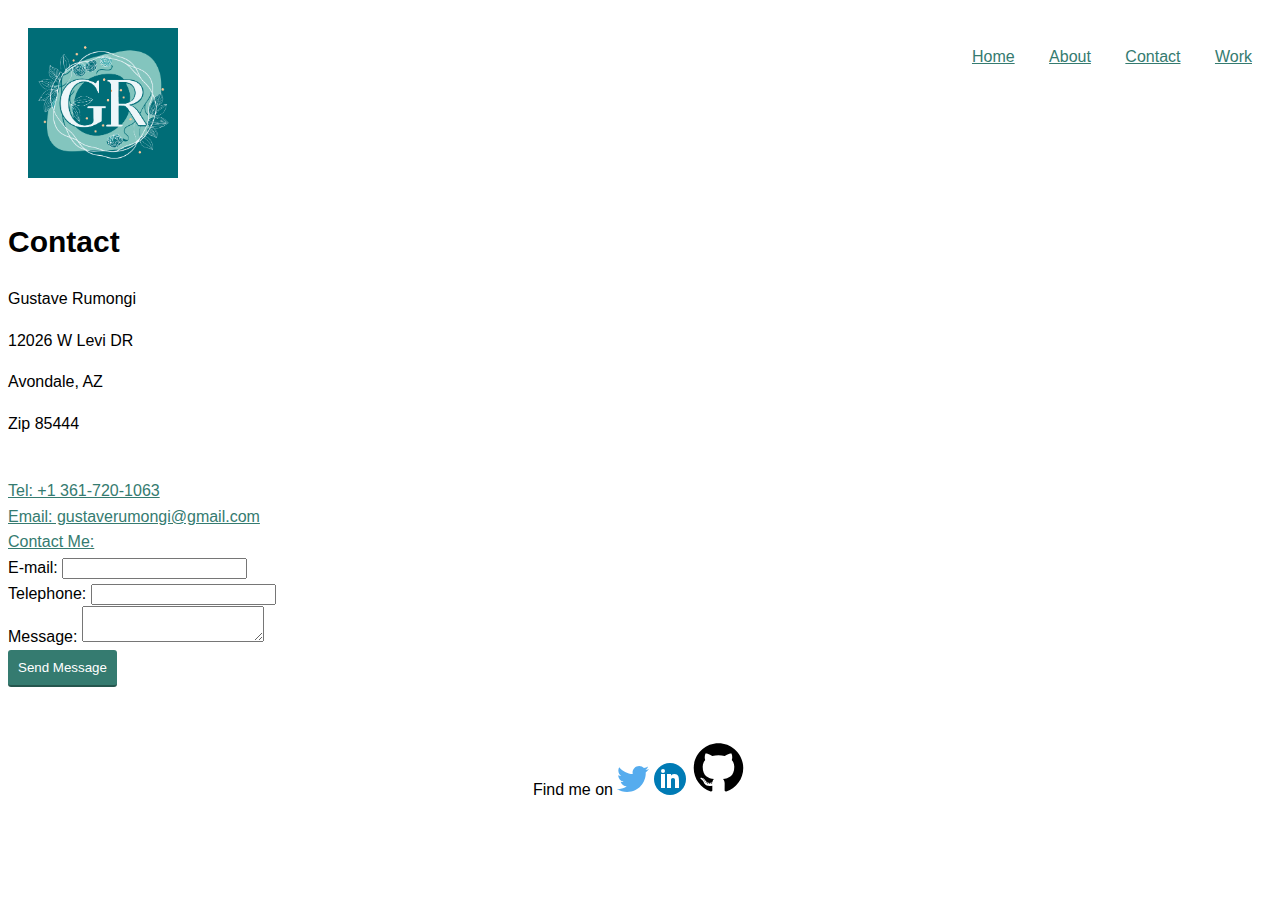
<file: contact.html>
<!DOCTYPE html>
<html lang="en">
<head>
    <meta charset="UTF-8">
    <meta name="viewport" content="width=device-width, initial-scale=1.0">
    <title>Contact</title>
    <link rel="icon" href="img/favicon.123.ico">
    <link rel="stylesheet" type="text/css" href="CSS/style.production.css">
</head>
<body>
    <header class="page-header">
        <img src="img/logo-with-gr.png" width="150" length="150" alt="logo-with-gr">
        <nav class="main-navigation page-header__item"> 
            <ul role="menubar" class="navigation-list">
                  <li role="presentation">
                    <a href="index.html" role="menuitem" class="navigation-list__item navigation-list__item--active">Home</a>
                  </li>
                  <li role="presentation">
                    <a href="about.html" role="menuitem" class="navigation-list__item">About</a>
                  </li>
                  <li role="presentation">
                    <a href="contact.html" role="menuitem" class="navigation-list__item">Contact</a>
                  </li>
                  <li role="presentation">
                    <a href="work.html" role="menuitem" class="navigation-list__item">Work</a>
                  </li>
                </ul>
        </nav>
    </header >
    <h1>Contact</h1>
        <p> Gustave Rumongi</p>
        <p>12026 W Levi DR</p>
        <p>Avondale, AZ</p>
        <p>Zip 85444</p>
     <br>
        <a href="tel: +1 361-720-1063"> Tel: +1 361-720-1063</a>
     <br>
        <a href="mailo:gustaverumongi@gmail">Email: gustaverumongi@gmail.com</a>
    <br>
        <a href="#"> Contact Me:   </a>

   
      <form action="" method="post" id="contact-form">
        <label class="standard-label" for="contact-email">E-mail: </label> <input type="email" id="contact-email" required="required"> 
         <br>
      
        <label class="standard-label" for="Telephone number">Telephone: </label>  <input type="tel" pattern="\d{3}[\-]\d{3}[\-]\d{4}" required="required"> 
        <br>
      
        <label class="standard-label">
             Message: </label> <textarea maxlength="240" required="required"></textarea> 
        <br>
      
        <button type="submit"> Send Message</button>
    </form>
    <br>
    <br>
    
    <footer class="page-footer">
    <paragrph> Find me on</paragrph>
        <img src="./img/twiter icon.svg" alt="twitter_icon">
        <img src="./img/linkedin.svg" alt="linkedin_icon">
        <img src="./img/github_icon.svg" alt="github_icon"> 
   </footer>
</body>
</html>
</file>
<file: CSS/style.production.css>
/*
* Prefixed by https://autoprefixer.github.io
* PostCSS: v8.4.14,
* Autoprefixer: v10.4.7
* Browsers: last 2 version
*/

body {
    font-family: 'afacad+flux', sans-serif;font-weight: 400;
    font-size: 16px; 
    /* Sets the font size to 16px */
    line-height: 1.6;
    /* Sets the line-height to 1.6 */
}


  h1 { font-size: 30px;font-weight: 700; font-weight: bold; text-align: none;}
  
  h2 {font-size: 24px; font-weight: 700; font-style:italic; text-align: none;}
  
  h3 { font-size: 18px;font-weight: 700; text-align: center;}

  p {text-align: left;}

 
 
  a {color: #357b70;}

  a:visited { /* visited link */ color: #05676e;}
  
  a:hover { /* No underlining when hovering over a link */text-decoration: none;}

  a:active { /* selected link */color: #489c79;}


  button {
    /* overwrites browser defaults and resets the border */
    border: none;
    /* takes the font from the outer container */
    font-family: inherit;
    /* styles the background color, font color, and text decoration (underline, etc.) of the button */
    background-color: #489c79;
    color: white;
    text-decoration: none;
    /*adds spacing to the button (this will be discussed more in-depth later) */
    padding: 10px;
    border-radius: 3px;
    /* gives the button a bottom border with a width of 2px, a type of solid, and a color in RGBA format */
    border-bottom: 2px solid rgba(0, 0, 0, 0.3);
  }
  button:hover, button:focus {
    /* lets the mouse appear as a hand when hovering over the button */
    cursor: pointer;
    /* reduces the opacity of the button to 80% */
    opacity: 0.8;
  }
  .button__secondary {
    background-color: #e0b354;
    color: #2b2b2b;
  }
  .profile-portrait {
    float: left;
    width: 250px;
    margin-right: 40px; 
    border-radius: 50%;
    
  }

  .profile {
    max-width: 700px;
    margin: 0 auto;
  }
  *{ 
    -webkit-box-sizing: border-box; 
            box-sizing: border-box;
  }
  .page-footer {
    clear: both;
    display: culumn;
    text-align: center;
}
.page-header {
    display: -webkit-box;
    display: -ms-flexbox;
    display: flex;
    width: 100%;
    padding: 20px;
  }
  .page-header__item {
    -webkit-box-flex: 0;
        -ms-flex: 0 1 200px;
            flex: 0 1 200px;
  }
  .page-header__item:last-child {
    -webkit-box-flex: 1;
        -ms-flex-positive: 1;
            flex-grow: 1;
    text-align: right;
  }
  .navigation-list {
    list-style-type: none;
  }
  .navigation-list li {
    display: inline-block;
    margin-left: 30px;
  }  
  
  .grid {
    display: -ms-grid;
    display: grid;
    -ms-grid-columns: 1fr 1fr 1fr;
    grid-template-columns: 1fr 1fr 1fr;  
  }

  .grid__item {
    background-color: lightgray;
    padding: 5px;
    margin: 5px; 
    -webkit-transition: -webkit-transform 0.3s ease; 
    transition: -webkit-transform 0.3s ease; 
    transition: transform 0.3s ease; 
    transition: transform 0.3s ease, -webkit-transform 0.3s ease; /* Smooth transition for the hover effect */
    /* Ensuring items scale without affecting layout */
    cursor: pointer; /* Change cursor to pointer */
  }
  .grid__item:hover {
    -webkit-transform: scale(1.05);
            transform: scale(1.05); /* Scale up by 5% */
}
  .grid__item:last-child {
    --grid-column: 3;
        grid-column-start: 3;
    -ms-grid-column-span: 0;
    grid-column-end: 3;
    --grid-row: 1;
        grid-row-start: 1;
    -ms-grid-row-span: 2;
    grid-row-end: 3;
  }
  @media all and (max-width: 500px) {
    .grid {
      -ms-grid-columns: 1fr;
      grid-template-columns: 1fr;
    }
  }
  @media all and (min-width: 500px) and (max-width: 750px){
    .grid {
      -ms-grid-columns: 1fr 1fr;
      grid-template-columns: 1fr 1fr;
    }
  }
  @media all and (max-width: 750px) {
    .grid {
      grid-gap: 10px;
    }
    .grid__item:last-child {
      grid-column: auto / auto;
      grid-row: auto / auto;
    }
    h1 {
      font-size: 22px;
    }
  }
  
  .button, button {
    /* overwrites browser defaults */
    /* resets the border */
    border: none;
    display: inline-block;
    /* takes the font from the outer container */
    font-family: inherit;
    /* style button */
    background-color: #357b70;
    color: white;
    text-decoration: none;
    padding: 10px;
    border-radius: 3px;
    /* width of the border, type, color */
    border-bottom: 2px solid rgba(0, 0, 0, 0.3);
    -webkit-transition: opacity 0.2s;
    transition: opacity 0.2s;
  }  
  
  button:hover,
  button:focus,
  .button:hover,
  .button:focus {
    /* lets the mouse appear as a hand when hovering over the button */
    cursor: pointer;
    /* reduces the opacity of the button to 80% */
    opacity: 0.8;
  }
  @-webkit-keyframes sun-move-reverse {
    from{ -webkit-transform: 446px 48px; transform: 446px 48px;
    }
    to {-webkit-transform: 100px 48px;transform: 100px 48px;}
  }
  @keyframes sun-move-reverse {
    from{ -webkit-transform: 446px 48px; transform: 446px 48px;
    }
    to {-webkit-transform: 100px 48px;transform: 100px 48px;}
  }
  @-webkit-keyframes color-change {
    from {
      fill: #edc655;
    }
    to {
      fill: #f76414;
    }
  }
  @keyframes color-change {
    from {
      fill: #edc655;
    }
    to {
      fill: #f76414;
    }
  }
  .sun {
    -webkit-animation: 4s color-change infinite alternate linear;
            animation: 4s color-change infinite alternate linear;
  }
  @-webkit-keyframes cloud-move {
    from {
      -webkit-transform: translate(0, 50px);
              transform: translate(0, 50px);
    }
    to {
      -webkit-transform: translate(200px, 50px);
              transform: translate(200px, 50px);
    }
  }
  @keyframes cloud-move {
    from {
      -webkit-transform: translate(0, 50px);
              transform: translate(0, 50px);
    }
    to {
      -webkit-transform: translate(200px, 50px);
              transform: translate(200px, 50px);
    }
  }
  .cloud-front {
    -webkit-animation-duration: 30s;
            animation-duration: 30s;
    -webkit-animation-name: cloud-move;
            animation-name: cloud-move;
    -webkit-animation-iteration-count: infinite;
            animation-iteration-count: infinite;
    -webkit-animation-direction: alternate;
            animation-direction: alternate;
    -webkit-animation-timing-function: linear;
            animation-timing-function: linear;
  }
  @-webkit-keyframes cloud-move-reverse {
    from {
      -webkit-transform: translate(446px, 48px);
              transform: translate(446px, 48px);
    }
    to {
      -webkit-transform: translate(100px, 48px);
              transform: translate(100px, 48px);
    }
  }
  @keyframes cloud-move-reverse {
    from {
      -webkit-transform: translate(446px, 48px);
              transform: translate(446px, 48px);
    }
    to {
      -webkit-transform: translate(100px, 48px);
              transform: translate(100px, 48px);
    }
  }
  .cloud-back {
    -webkit-animation: 34s cloud-move-reverse infinite alternate linear;
            animation: 34s cloud-move-reverse infinite alternate linear;
  }
</file>
